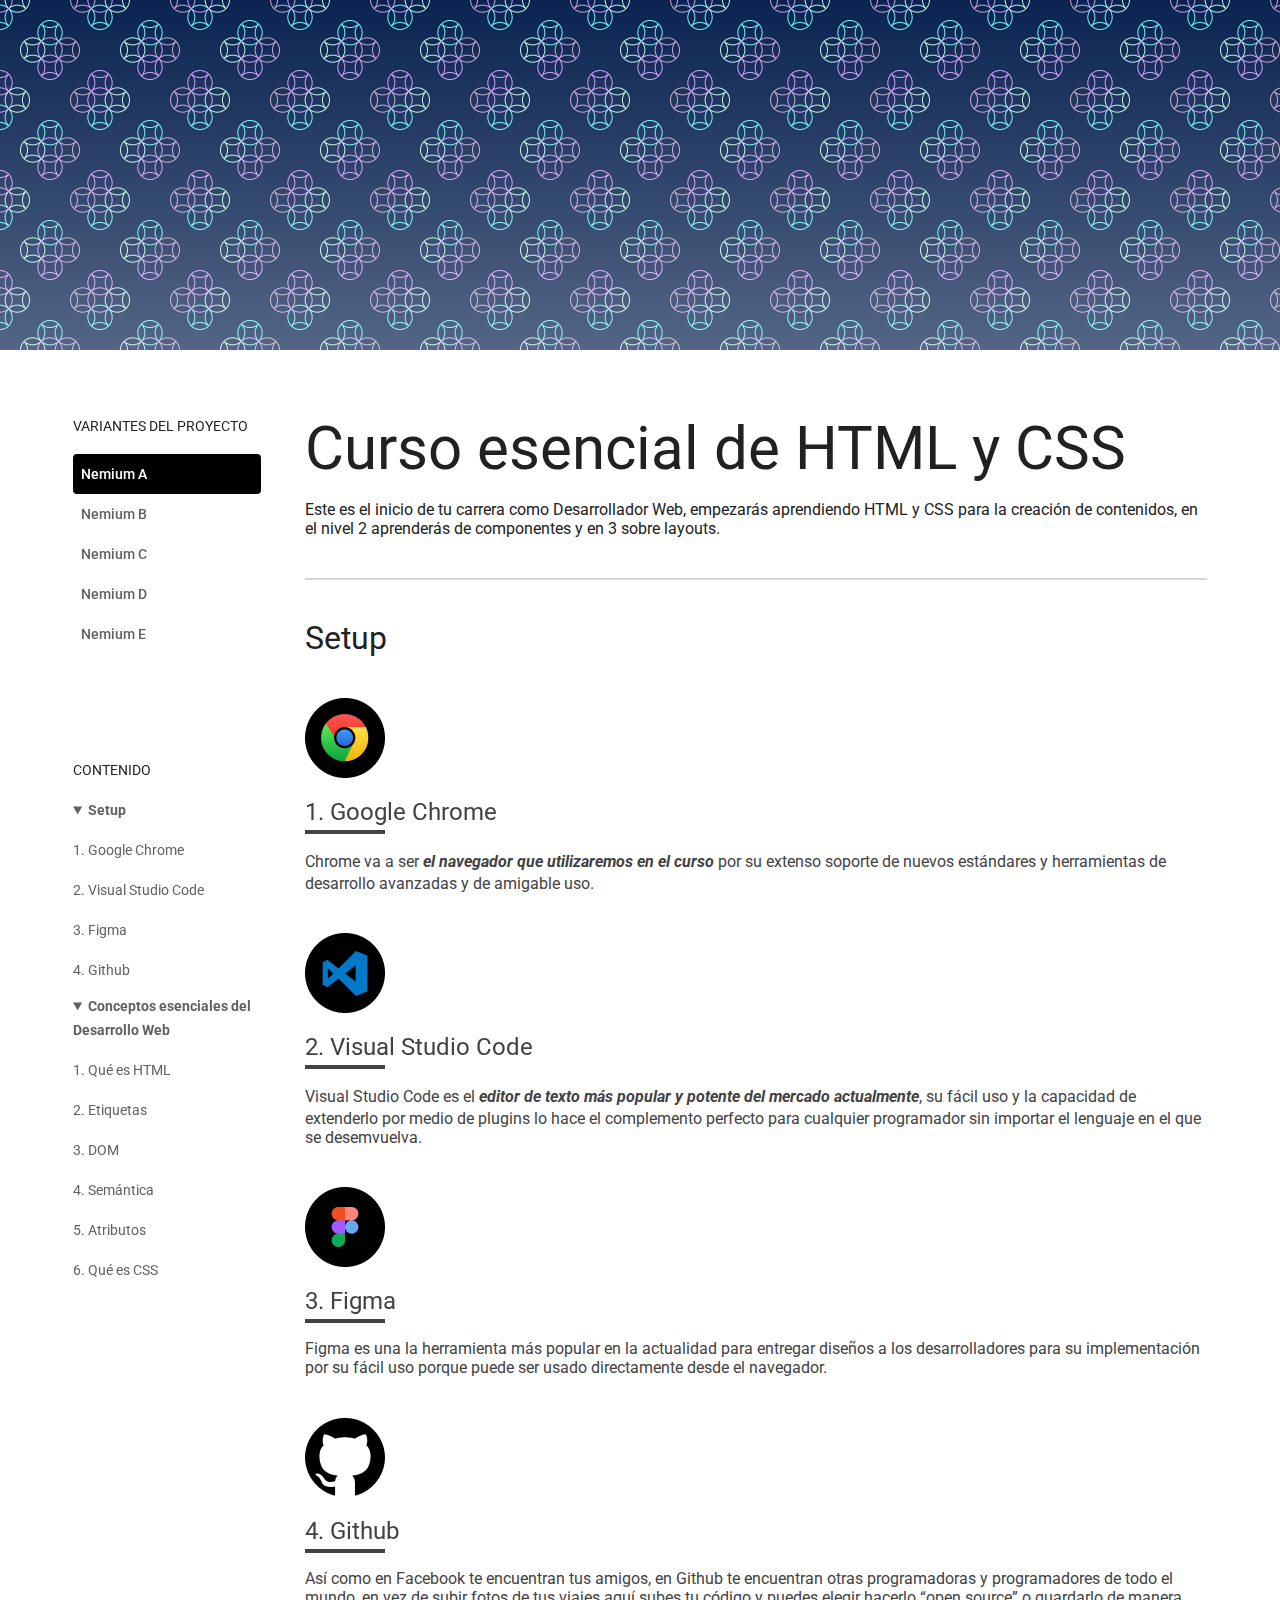
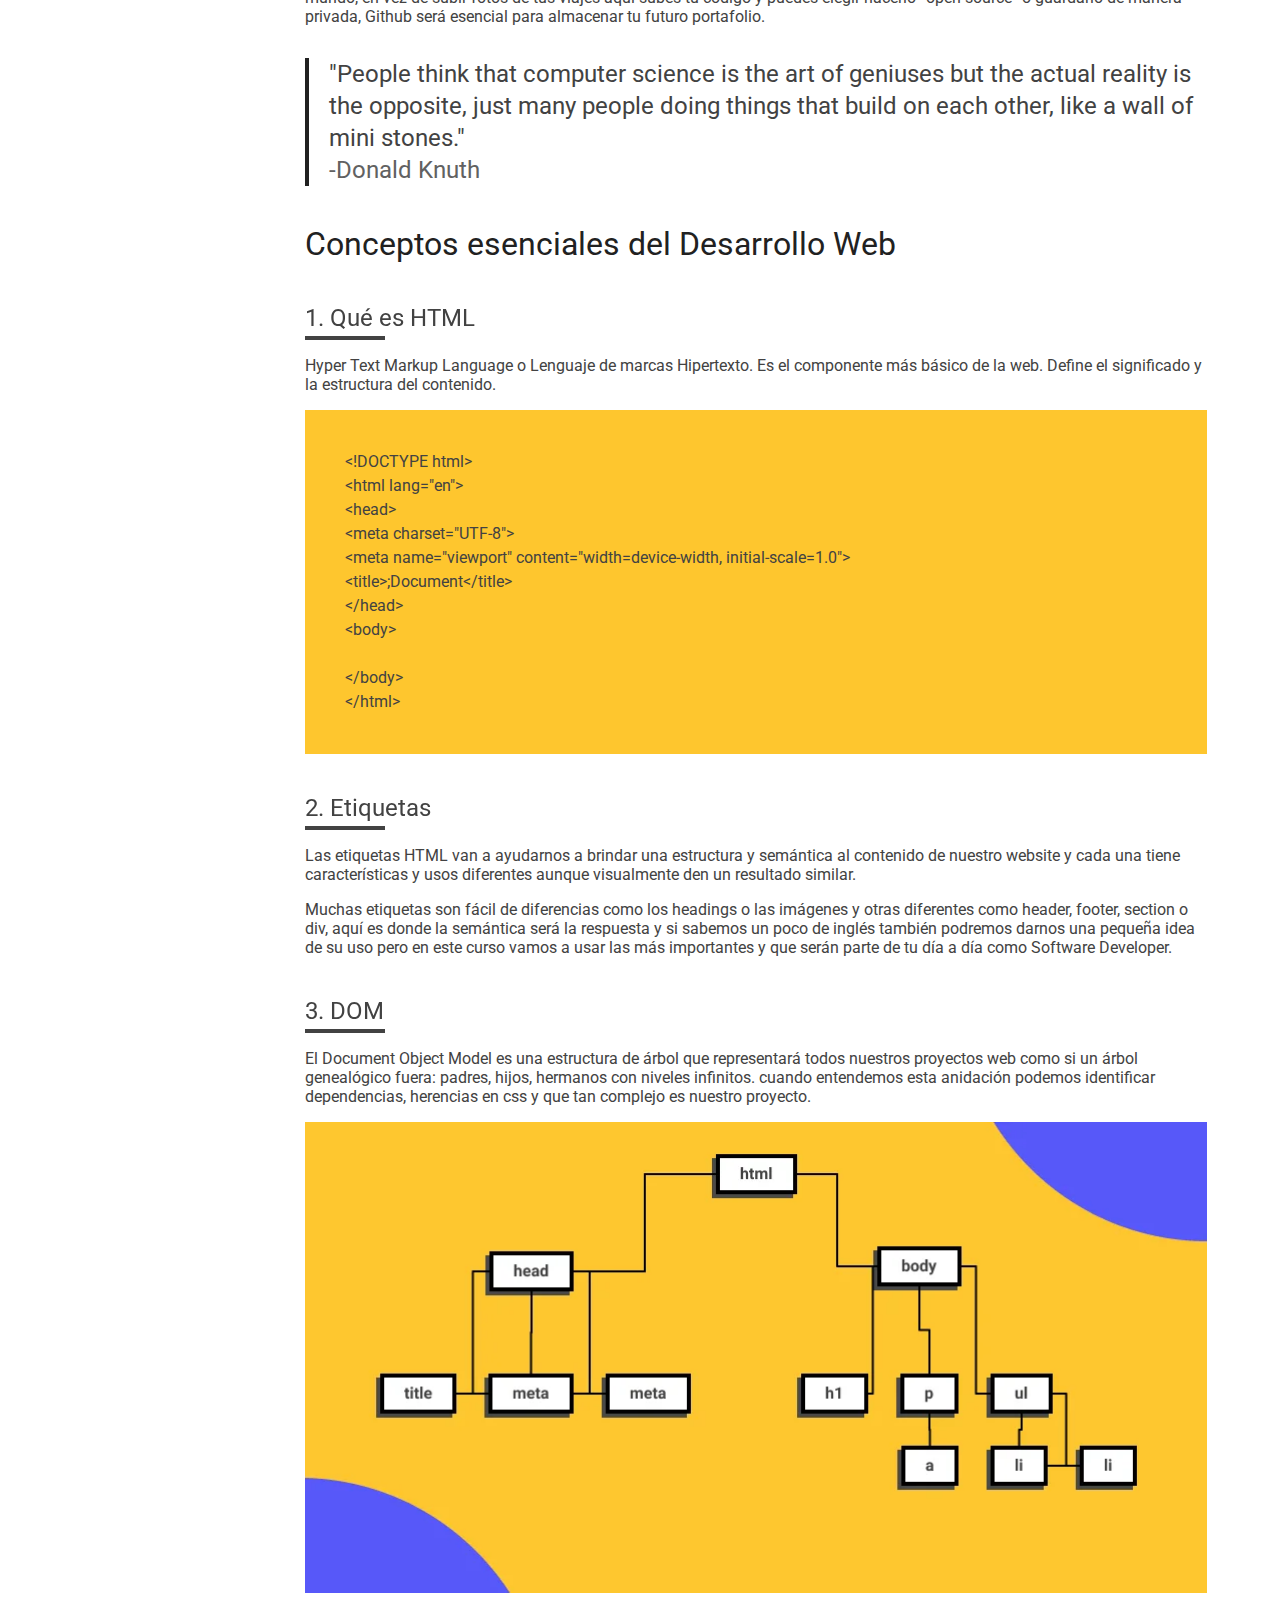
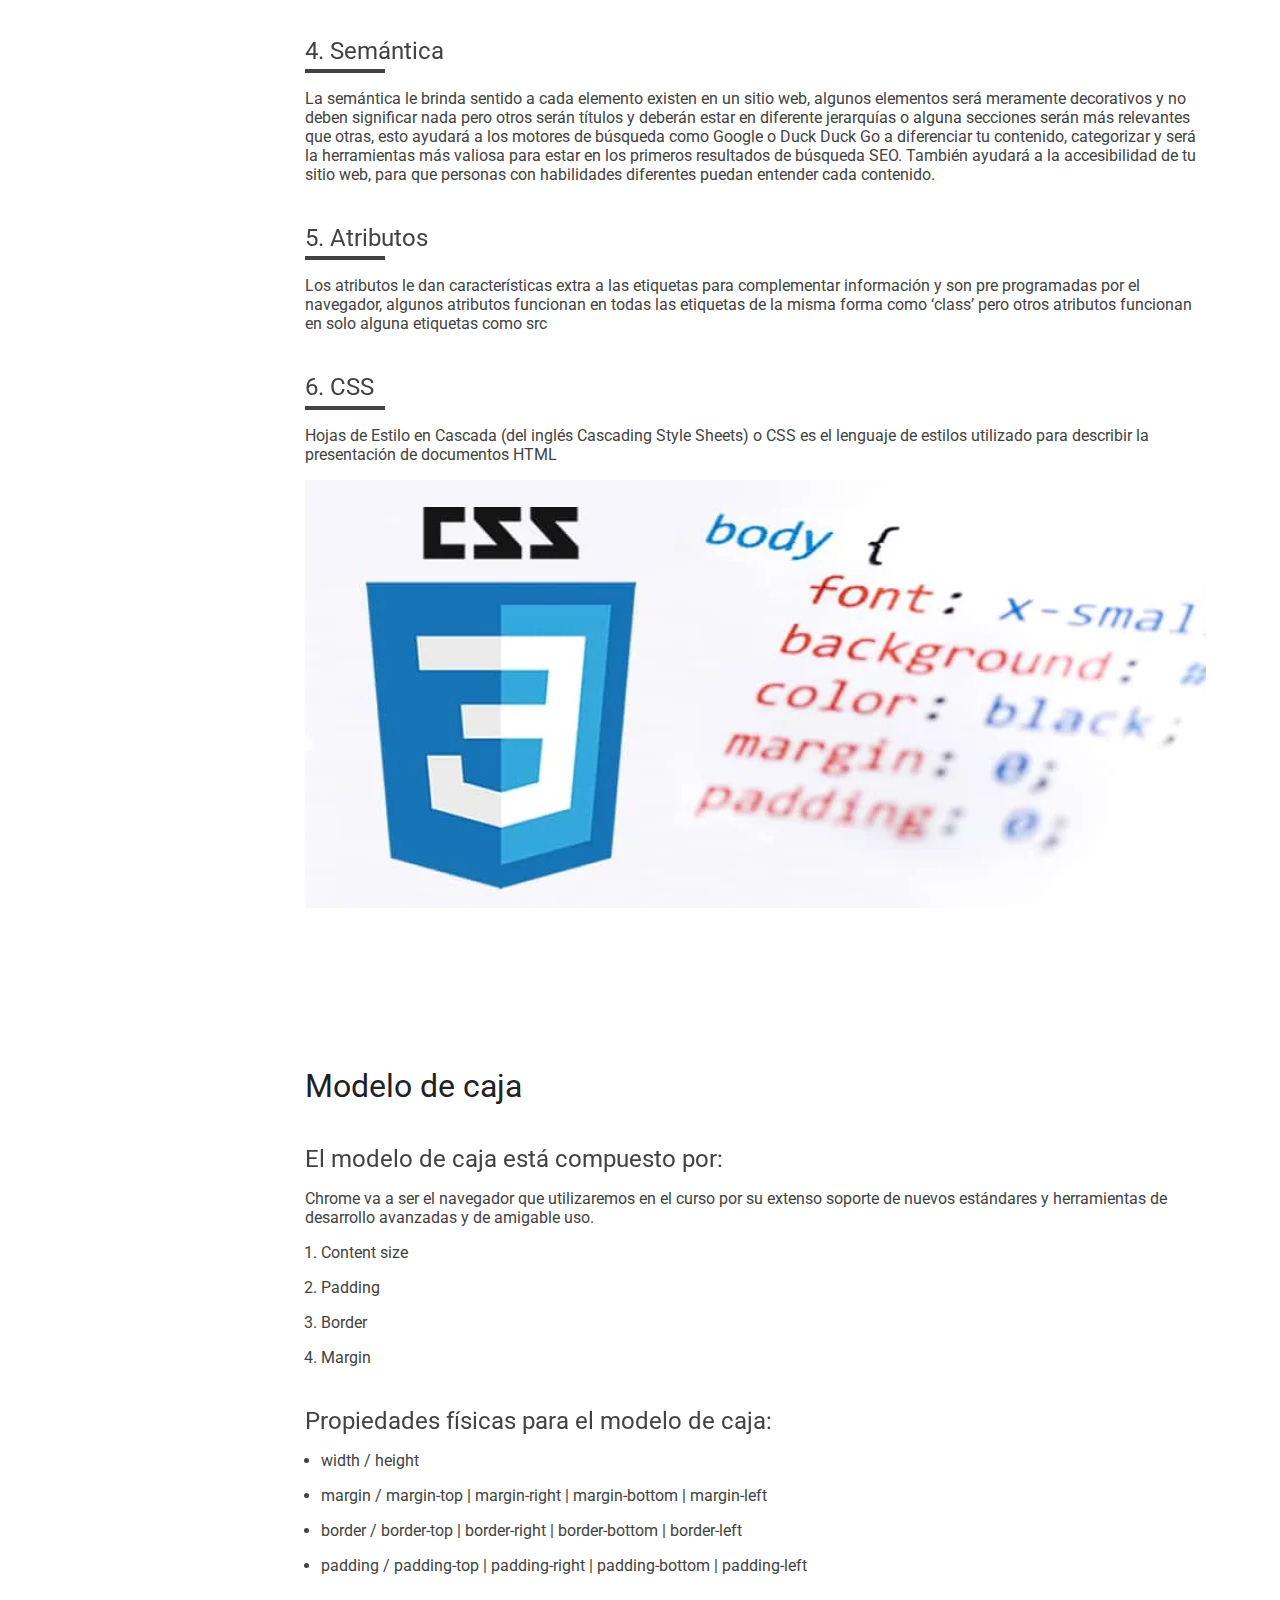
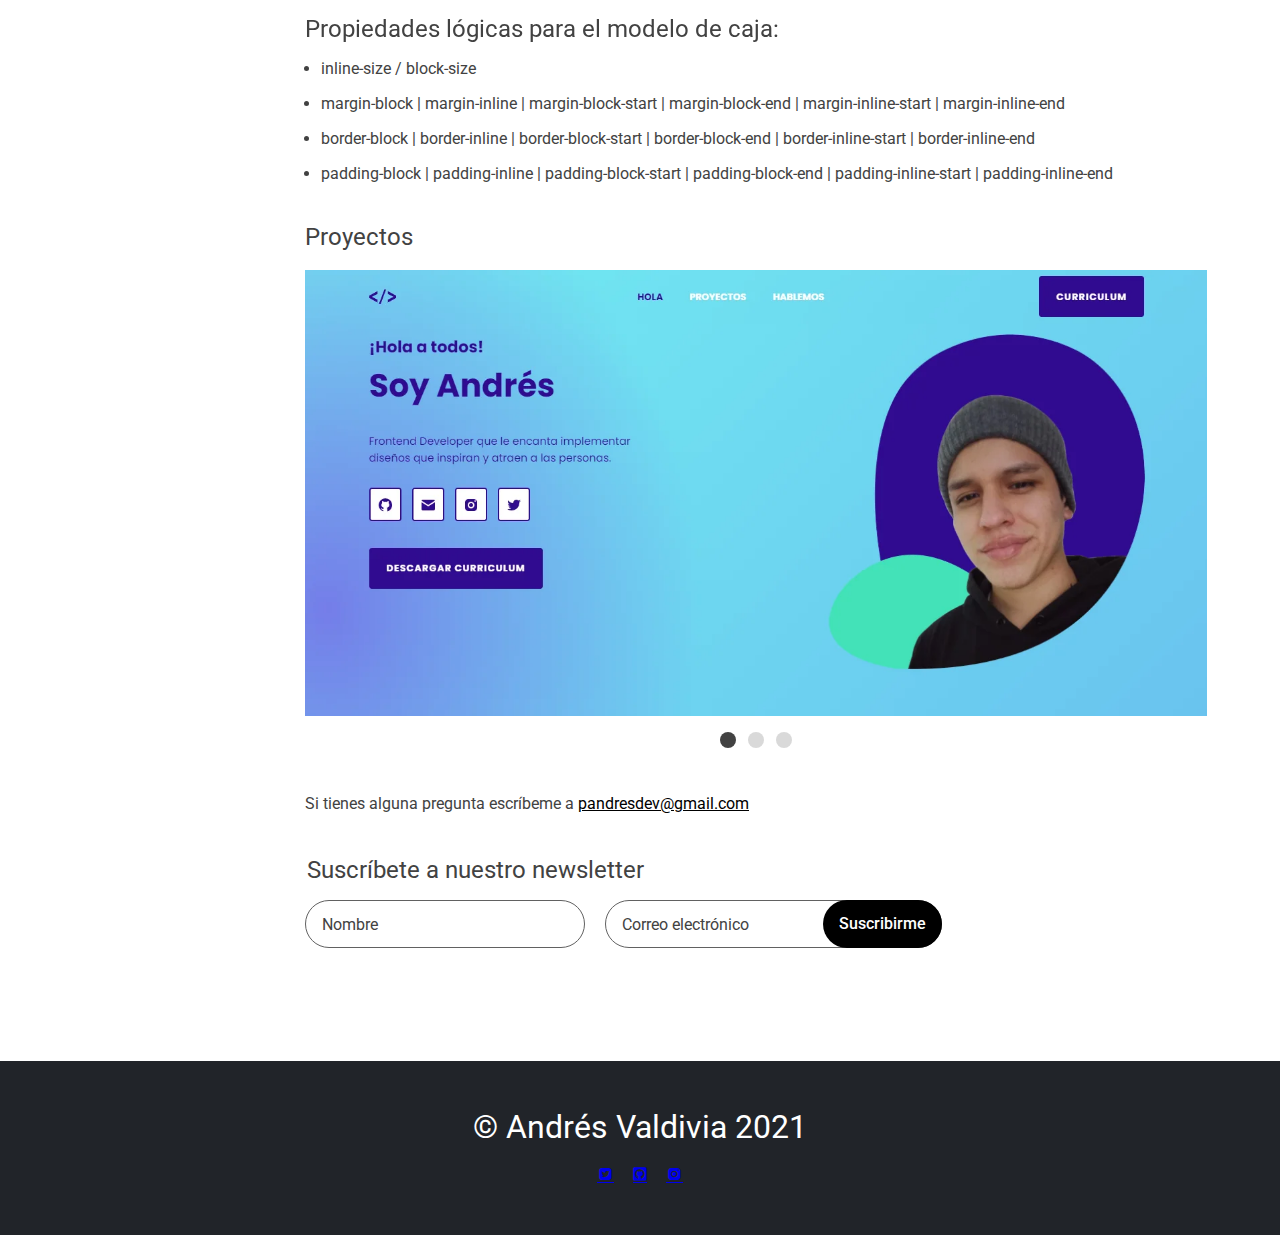
<file: index.html>
<!DOCTYPE html>
<html lang="es">
	<head>
		<meta charset="UTF-8" />
		<meta http-equiv="X-UA-Compatible" content="IE=edge" />
		<meta name="viewport" content="width=device-width, initial-scale=1.0" />
		<link rel="preconnect" href="https://fonts.googleapis.com" />
		<link rel="preconnect" href="https://fonts.gstatic.com" />
		<link
			href="https://fonts.googleapis.com/css2?family=Roboto:ital,wght@0,400;0,500;0,700;1,700&display=swap"
			rel="stylesheet"
		/>
		<title>Nemium</title>
		<!-- Meta Tags -->
		<meta name="title" content="Nemium" />
		<meta name="author" content="Andres Valdivia Cuzcano" />
		<meta
			name="description"
			content="Los conceptos que debes saber en tu día a día como Frontend."
		/>

		<!-- Open Graph / Facebook -->
		<meta property="og:type" content="website" />
		<meta
			property="og:url"
			content="https://pandresvaldivia.github.io/Nemium/"
		/>
		<meta property="og:title" content="Nemium" />
		<meta
			property="og:description"
			content="Los conceptos que debes saber en tu día a día como Frontend."
		/>
		<meta
			property="og:image"
			content="https://pandresvaldivia.github.io/Nemium/images/thumbnail.png"
		/>

		<!-- Twitter -->
		<meta property="twitter:card" content="summary_large_image" />
		<meta
			property="twitter:url"
			content="https://pandresvaldivia.github.io/Nemium/"
		/>
		<meta property="twitter:title" content="Nemium" />
		<meta
			property="twitter:description"
			content="Los conceptos que debes saber en tu día a día como Frontend."
		/>
		<meta
			property="twitter:image"
			content="https://pandresvaldivia.github.io/Nemium/images/thumbnail.png"
		/>

		<!-- Favicon -->
		<link
			rel="apple-touch-icon"
			sizes="57x57"
			href="./icons/favicon/apple-icon-57x57.png"
		/>
		<link
			rel="apple-touch-icon"
			sizes="60x60"
			href="./icons/favicon/apple-icon-60x60.png"
		/>
		<link
			rel="apple-touch-icon"
			sizes="72x72"
			href="./icons/favicon/apple-icon-72x72.png"
		/>
		<link
			rel="apple-touch-icon"
			sizes="76x76"
			href="./icons/favicon/apple-icon-76x76.png"
		/>
		<link
			rel="apple-touch-icon"
			sizes="114x114"
			href="./icons/favicon/apple-icon-114x114.png"
		/>
		<link
			rel="apple-touch-icon"
			sizes="120x120"
			href="./icons/favicon/apple-icon-120x120.png"
		/>
		<link
			rel="apple-touch-icon"
			sizes="144x144"
			href="./icons/favicon/apple-icon-144x144.png"
		/>
		<link
			rel="apple-touch-icon"
			sizes="152x152"
			href="./icons/favicon/apple-icon-152x152.png"
		/>
		<link
			rel="apple-touch-icon"
			sizes="180x180"
			href="./icons/favicon/apple-icon-180x180.png"
		/>
		<link
			rel="icon"
			type="image/png"
			sizes="192x192"
			href="./icons/favicon/android-icon-192x192.png"
		/>
		<link
			rel="icon"
			type="image/png"
			sizes="32x32"
			href="./icons/favicon/favicon-32x32.png"
		/>
		<link
			rel="icon"
			type="image/png"
			sizes="96x96"
			href="./icons/favicon/favicon-96x96.png"
		/>
		<link
			rel="icon"
			type="image/png"
			sizes="16x16"
			href="./icons/favicon/favicon-16x16.png"
		/>
		<link rel="manifest" href="./icons/favicon/manifest.json" />
		<meta name="msapplication-TileColor" content="#ffffff" />
		<meta name="msapplication-TileImage" content="/ms-icon-144x144.png" />
		<meta name="theme-color" content="#ffffff" />

		<!-- Styles -->
		<link rel="stylesheet" href="./css/icons.css" />
		<link rel="stylesheet" href="./css/header.css" />
		<link rel="stylesheet" href="./css/menu.css" />
		<link rel="stylesheet" href="./css/nemiumA/main.css" />
		<link rel="stylesheet" href="./css/nemiumA/button.css" />
		<link rel="stylesheet" href="./css/nemiumA/wrapper.css" />
		<link rel="stylesheet" href="./css/nemiumA/hero.css" />
		<link rel="stylesheet" href="./css/nemiumA/summary.css" />
		<link rel="stylesheet" href="./css/nemiumA/nav.css" />
		<link rel="stylesheet" href="./css/nemiumA/section.css" />
		<link rel="stylesheet" href="./css/nemiumA/subtitle.css" />
		<link rel="stylesheet" href="./css/nemiumA/quote.css" />
		<link rel="stylesheet" href="./css/nemiumA/list.css" />
		<link rel="stylesheet" href="./css/nemiumA/slider.css" />
		<link rel="stylesheet" href="./css/nemiumA/form.css" />
		<link rel="stylesheet" href="./css/nemiumA/footer.css" />
	</head>
	<body class="body">
		<div class="hero"></div>
		<div class="wrapper">
			<div class="header">
				<div class="header-content">
					<header>
						<nav class="nav">
							<div class="nav-section">
								<p class="nav-title">VARIANTES DEL PROYECTO</p>
								<ul class="variantsMenu">
									<li>
										<a class="variantBtn-selected" href="./index.html"
											>Nemium A</a
										>
									</li>
									<li>
										<a class="variantBtn" href="./variants/nemiumB.html"
											>Nemium B</a
										>
									</li>
									<li>
										<a class="variantBtn" href="./variants/nemiumC.html"
											>Nemium C</a
										>
									</li>
									<li>
										<a class="variantBtn" href="./variants/nemiumD.html"
											>Nemium D</a
										>
									</li>
									<li>
										<a class="variantBtn" href="./variants/nemiumE.html"
											>Nemium E</a
										>
									</li>
								</ul>
							</div>
							<div class="summary">
								<p class="nav-title">CONTENIDO</p>
								<details class="summary-content" open>
									<summary class="summary-title">Setup</summary>
									<div class="summary-links">
										<a href="#google-chrome">Google Chrome</a>
										<a href="#vs-code">Visual Studio Code</a>
										<a href="#figma">Figma</a>
										<a href="#github">Github</a>
									</div>
								</details>
								<details class="summary-content" open>
									<summary class="summary-title">
										Conceptos esenciales del Desarrollo Web
									</summary>
									<div class="summary-links">
										<a href="#whatHTML">Qué es HTML</a>
										<a href="#labels">Etiquetas</a>
										<a href="#dom">DOM</a>
										<a href="#semantic">Semántica</a>
										<a href="#attributes">Atributos</a>
										<a href="#whatCSS">Qué es CSS</a>
									</div>
								</details>
							</div>
						</nav>
					</header>
				</div>
			</div>
			<main class="main">
				<section>
					<h1 class="headline1">Curso esencial de HTML y CSS</h1>
					<p>
						Este es el inicio de tu carrera como Desarrollador Web, empezarás
						aprendiendo HTML y CSS para la creación de contenidos, en el nivel 2
						aprenderás de componentes y en 3 sobre layouts.
					</p>
				</section>
				<hr class="separator" />
				<section class="section-number">
					<h2 class="headline2">Setup</h2>
					<article class="section-content">
						<img
							class="tech-icon"
							id="google-chrome"
							src="./images/google_chrome.png"
							alt="Google Chrome icon"
							height="64"
							width="64"
						/>
						<h3 class="subtitle-underlined">Google Chrome</h3>
						<p>
							Chrome va a ser
							<span class="outstandText"
								>el navegador que utilizaremos en el curso</span
							>
							por su extenso soporte de nuevos estándares y herramientas de
							desarrollo avanzadas y de amigable uso.
						</p>
					</article>
					<article class="section-content">
						<img
							class="tech-icon"
							id="vs-code"
							src="./images/vs_code.png"
							alt="Visual Studio Code icon"
							height="64"
							width="64"
						/>
						<h3 class="subtitle-underlined">Visual Studio Code</h3>
						<p>
							Visual Studio Code es el
							<span class="outstandText"
								>editor de texto más popular y potente del mercado
								actualmente</span
							>, su fácil uso y la capacidad de extenderlo por medio de plugins
							lo hace el complemento perfecto para cualquier programador sin
							importar el lenguaje en el que se desemvuelva.
						</p>
					</article>
					<article class="section-content">
						<img
							class="tech-icon"
							id="figma"
							src="./images/figma.png"
							alt="Figma icon"
							height="64"
							width="64"
						/>
						<h3 class="subtitle-underlined">Figma</h3>
						<p>
							Figma es una la herramienta más popular en la actualidad para
							entregar diseños a los desarrolladores para su implementación por
							su fácil uso porque puede ser usado directamente desde el
							navegador.
						</p>
					</article>
					<article class="section-content">
						<img
							class="tech-icon"
							id="github"
							src="./images/github.png"
							alt="Github icon"
							height="64"
							width="64"
						/>
						<h3 class="subtitle-underlined">Github</h3>
						<p>
							Así como en Facebook te encuentran tus amigos, en Github te
							encuentran otras programadoras y programadores de todo el mundo,
							en vez de subir fotos de tus viajes aquí subes tu código y puedes
							elegir hacerlo “open source” o guardarlo de manera privada, Github
							será esencial para almacenar tu futuro portafolio.
						</p>
					</article>
					<blockquote class="quote">
						<p>
							"People think that computer science is the art of geniuses but the
							actual reality is the opposite, just many people doing things that
							build on each other, like a wall of mini stones."
						</p>
						<p class="quote-author">-Donald Knuth</p>
					</blockquote>
				</section>
				<section class="section-number">
					<h2 class="headline2">Conceptos esenciales del Desarrollo Web</h2>
					<article id="whatHTML" class="section-content">
						<h3 class="subtitle-underlined">Qué es HTML</h3>
						<p>
							Hyper Text Markup Language o Lenguaje de marcas Hipertexto. Es el
							componente más básico de la web. Define el significado y la
							estructura del contenido.
						</p>
						<pre class="code">
&lt;!DOCTYPE html&gt;
&lt;html lang="en"&gt;
&lt;head&gt;
&lt;meta charset="UTF-8"&gt;
&lt;meta name="viewport" content="width=device-width, initial-scale=1.0"&gt;
&lt;title&gt;;Document&lt;/title&gt;
&lt;/head&gt;
&lt;body&gt;

&lt;/body&gt;
&lt;/html&gt;</pre
						>
					</article>
					<article id="labels" class="section-content">
						<h3 class="subtitle-underlined">Etiquetas</h3>
						<p>
							Las etiquetas HTML van a ayudarnos a brindar una estructura y
							semántica al contenido de nuestro website y cada una tiene
							características y usos diferentes aunque visualmente den un
							resultado similar.
						</p>

						<p />
						<p>
							Muchas etiquetas son fácil de diferencias como los headings o las
							imágenes y otras diferentes como header, footer, section o div,
							aquí es donde la semántica será la respuesta y si sabemos un poco
							de inglés también podremos darnos una pequeña idea de su uso pero
							en este curso vamos a usar las más importantes y que serán parte
							de tu día a día como Software Developer.
						</p>
					</article>
					<article id="dom" class="section-content">
						<h3 class="subtitle-underlined">DOM</h3>
						<p>
							El Document Object Model es una estructura de árbol que
							representará todos nuestros proyectos web como si un árbol
							genealógico fuera: padres, hijos, hermanos con niveles infinitos.
							cuando entendemos esta anidación podemos identificar dependencias,
							herencias en css y que tan complejo es nuestro proyecto.
						</p>
						<img
							src="./images/dom.webp"
							class="section-image"
							height="171"
							width="328"
							alt="DOM tree structure"
						/>
					</article>
					<article id="semantic" class="section-content">
						<h3 class="subtitle-underlined">Semántica</h3>
						<p>
							La semántica le brinda sentido a cada elemento existen en un sitio
							web, algunos elementos será meramente decorativos y no deben
							significar nada pero otros serán títulos y deberán estar en
							diferente jerarquías o alguna secciones serán más relevantes que
							otras, esto ayudará a los motores de búsqueda como Google o Duck
							Duck Go a diferenciar tu contenido, categorizar y será la
							herramientas más valiosa para estar en los primeros resultados de
							búsqueda SEO. También ayudará a la accesibilidad de tu sitio web,
							para que personas con habilidades diferentes puedan entender cada
							contenido.
						</p>
					</article>
					<article id="attributes" class="section-content">
						<h3 class="subtitle-underlined">Atributos</h3>
						<p>
							Los atributos le dan características extra a las etiquetas para
							complementar información y son pre programadas por el navegador,
							algunos atributos funcionan en todas las etiquetas de la misma
							forma como ‘class’ pero otros atributos funcionan en solo alguna
							etiquetas como src
						</p>
					</article>
					<article id="whatCSS" class="section-content">
						<h3 class="subtitle-underlined">CSS</h3>
						<p>
							Hojas de Estilo en Cascada (del inglés Cascading Style Sheets) o
							CSS es el lenguaje de estilos utilizado para describir la
							presentación de documentos HTML
						</p>
						<img
							src="./images/css.webp"
							class="section-image"
							height="164"
							width="328"
							alt="CSS image"
						/>
					</article>
				</section>
				<section class="section">
					<h2 class="headline2">Modelo de caja</h2>
					<article class="section-content">
						<h3 class="subtitle">El modelo de caja está compuesto por:</h3>
						<p>
							Chrome va a ser el navegador que utilizaremos en el curso por su
							extenso soporte de nuevos estándares y herramientas de desarrollo
							avanzadas y de amigable uso.
						</p>
						<ol class="list">
							<li>Content size</li>
							<li>Padding</li>
							<li>Border</li>
							<li>Margin</li>
						</ol>
					</article>
					<article class="section-content">
						<h3 class="subtitle">
							Propiedades físicas para el modelo de caja:
						</h3>
						<ul class="list">
							<li>width / height</li>
							<li>
								margin / margin-top | margin-right | margin-bottom | margin-left
							</li>
							<li>
								border / border-top | border-right | border-bottom | border-left
							</li>
							<li>
								padding / padding-top | padding-right | padding-bottom |
								padding-left
							</li>
						</ul>
					</article>
					<article class="section-content">
						<h3 class="subtitle">
							Propiedades lógicas para el modelo de caja:
						</h3>
						<ul class="list">
							<li>inline-size / block-size</li>
							<li>
								margin-block | margin-inline | margin-block-start |
								margin-block-end | margin-inline-start | margin-inline-end
							</li>
							<li>
								border-block | border-inline | border-block-start |
								border-block-end | border-inline-start | border-inline-end
							</li>
							<li>
								padding-block | padding-inline | padding-block-start |
								padding-block-end | padding-inline-start | padding-inline-end
							</li>
						</ul>
					</article>
					<div class="section-content">
						<h3 class="slider-title">Proyectos</h3>
						<div class="slider">
							<div class="slider-container">
								<div id="picture1" class="slider-slide">
									<a
										href="https://pandresvaldivia.github.io/Portafolio-de-Andres/"
										target="_blank"
										rel="noreferrer"
										aria-label="Proyecto Portafolio de Andres"
									>
										<img
											class="slider-image"
											src="./images/portfolio.webp"
											alt="Proyecto Portafolio de Andres"
											height="162.172"
											width="328"
											data-bullet="bullet1"
										/>
									</a>
								</div>
								<div id="picture2" class="slider-slide">
									<a
										href="https://pandresvaldivia.github.io/Climacity/"
										target="_blank"
										rel="noreferrer"
										aria-label="Proyecto Climacity"
									>
										<img
											class="slider-image"
											src="./images/climacity.webp"
											alt="Proyecto Climacity"
											height="162.172"
											width="328"
											data-bullet="bullet2"
										/>
									</a>
								</div>
								<div id="picture3" class="slider-slide">
									<a
										href="https://pandresvaldivia.github.io/Clist-CRM/index.html"
										target="_blank"
										rel="noreferrer"
										aria-label="Proyecto Clist CRM"
									>
										<img
											class="slider-image"
											src="./images/clistcrm.webp"
											alt="Proyecto Clist CRM"
											height="162.172"
											width="328"
											data-bullet="bullet3"
										/>
									</a>
								</div>
							</div>
							<div class="slider-bulletList" aria-label="slider triggers">
								<a
									id="bullet1"
									href="#picture1"
									aria-label="Ver proyecto Portafolio de Andres"
									class="sliderBullet-selected"
								></a>
								<a
									id="bullet2"
									href="#picture2"
									aria-label="Ver proyecto Climacity"
									class="sliderBullet"
								></a>
								<a
									id="bullet3"
									href="#picture3"
									aria-label="Ver proyecto Clist CRM"
									class="sliderBullet"
								></a>
							</div>
						</div>
					</div>
				</section>
				<p class="moreInfo">
					Si tienes alguna pregunta escríbeme a
					<a href="mailto:pandresdev@gmail.com.com">pandresdev@gmail.com</a>
				</p>
				<div class="section-content">
					<form class="form" role="form" aria-labelledby="subscribe" action="#">
						<fieldset class="formContent">
							<legend class="formTitle" id="subscribe">
								Suscríbete a nuestro newsletter
							</legend>
							<input
								class="formInput"
								type="text"
								required
								placeholder="Nombre"
							/>
							<div class="formSubmit-composite">
								<input
									class="formInput"
									type="email"
									required
									placeholder="Correo electrónico"
								/>
								<input class="formSubmit" type="submit" value="Suscribirme" />
							</div>
						</fieldset>
					</form>
				</div>
			</main>
		</div>
		<footer class="footer">
			<div class="footer-content">
				<p class="footer-copyright">&copy; Andrés Valdivia 2021</p>
				<div class="footer-links" aria-label="Social networks">
					<a
						href="https://twitter.com/PandresDev"
						target="_blank"
						rel="noreferrer"
						aria-label="twitter"
						><i class="icon-twitter"></i
					></a>
					<a
						href="https://github.com/pandresvaldivia"
						target="_blank"
						rel="noreferrer"
						aria-label="github"
						><i class="icon-github"></i
					></a>
					<a
						href="https://www.instagram.com/pandresvaldivia"
						target="_blank"
						rel="noreferrer"
						aria-label="instagram"
						><i class="icon-instagram"></i
					></a>
				</div>
			</div>
		</footer>
		<script src="./js/slider.js"></script>
	</body>
</html>
</file>
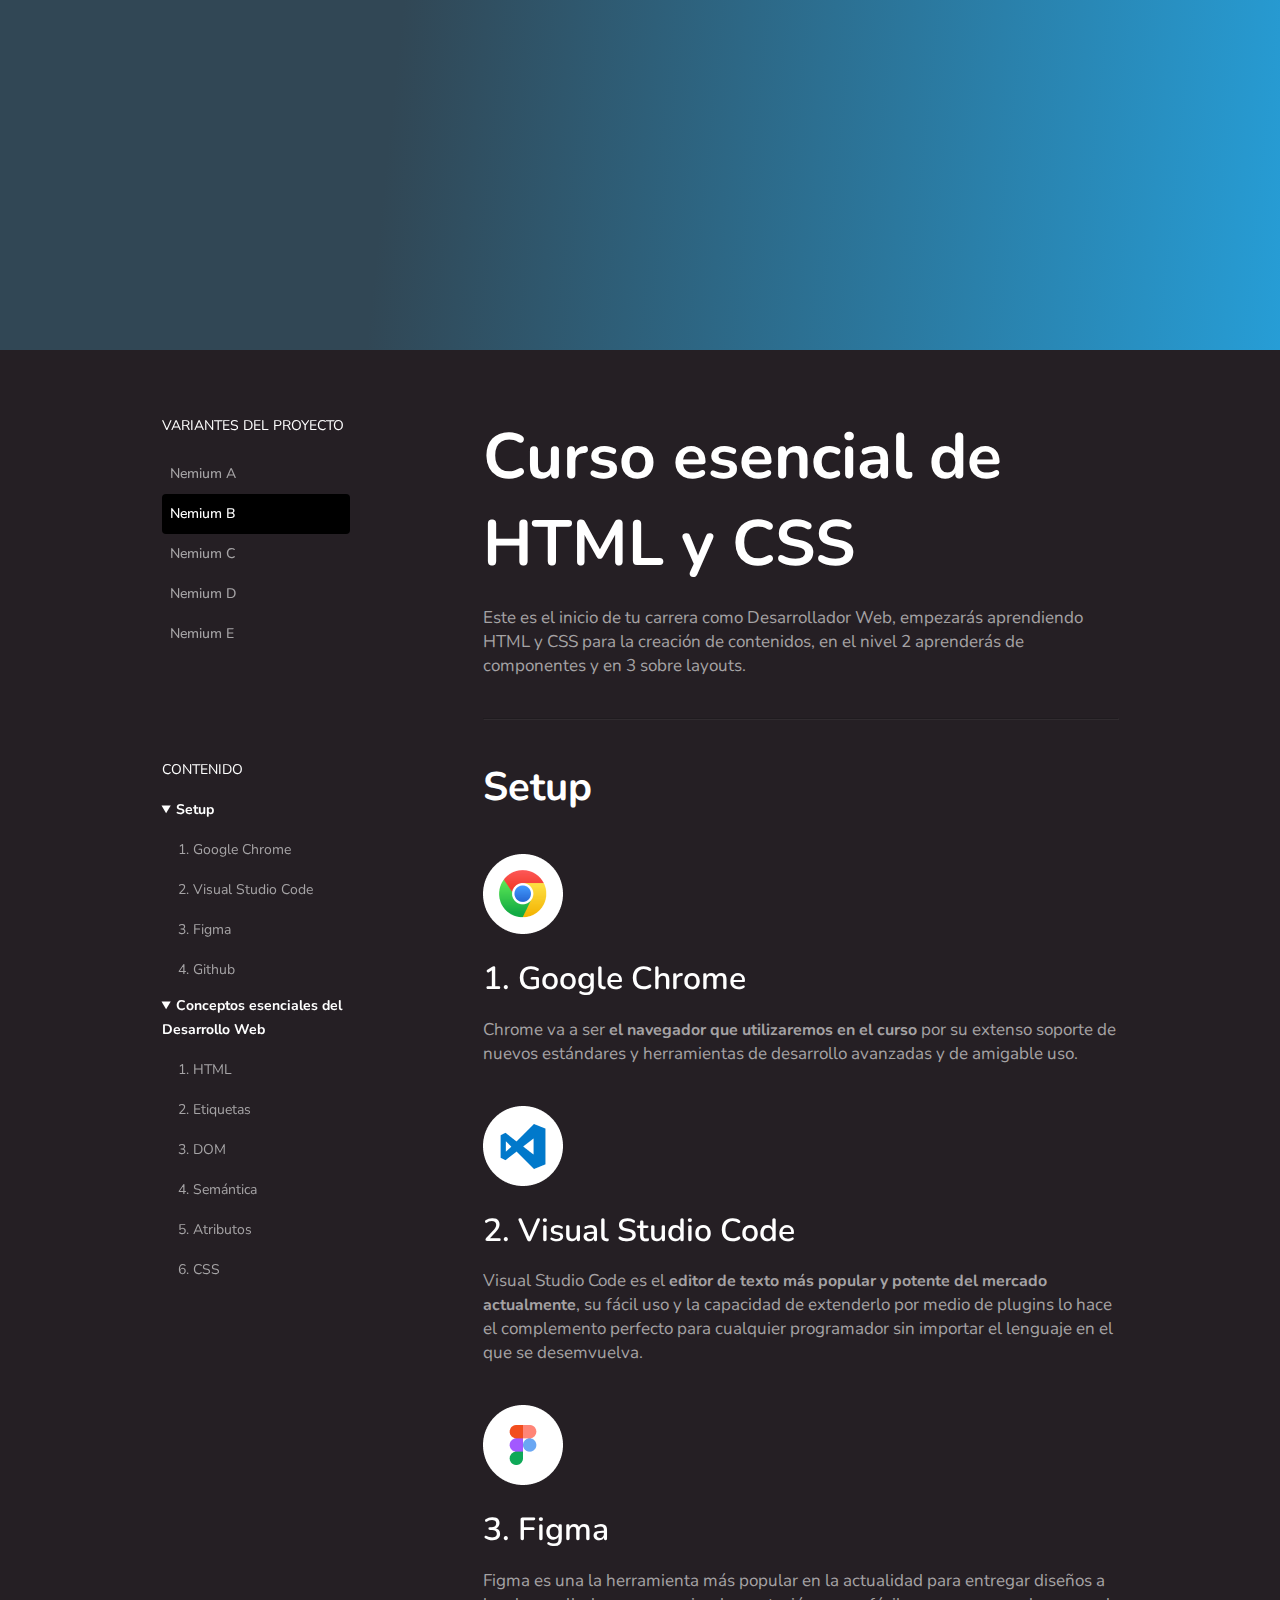
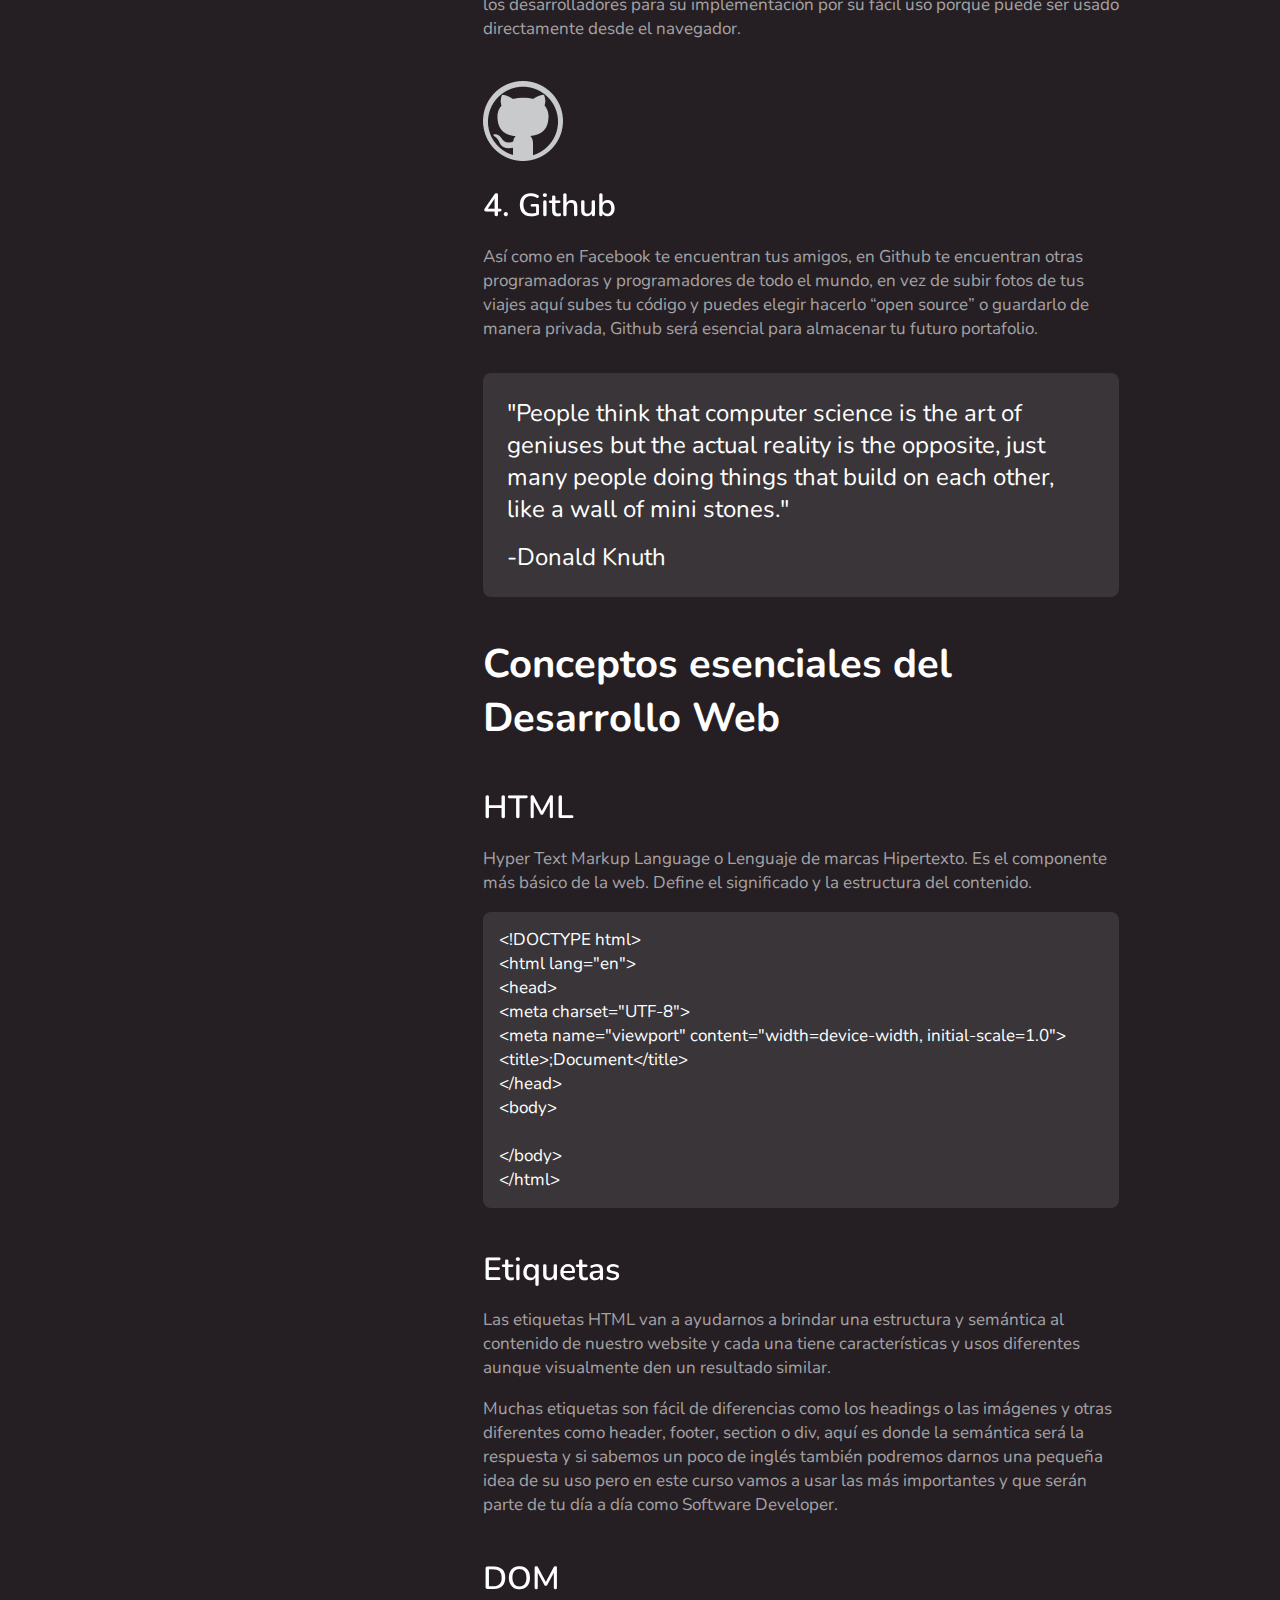
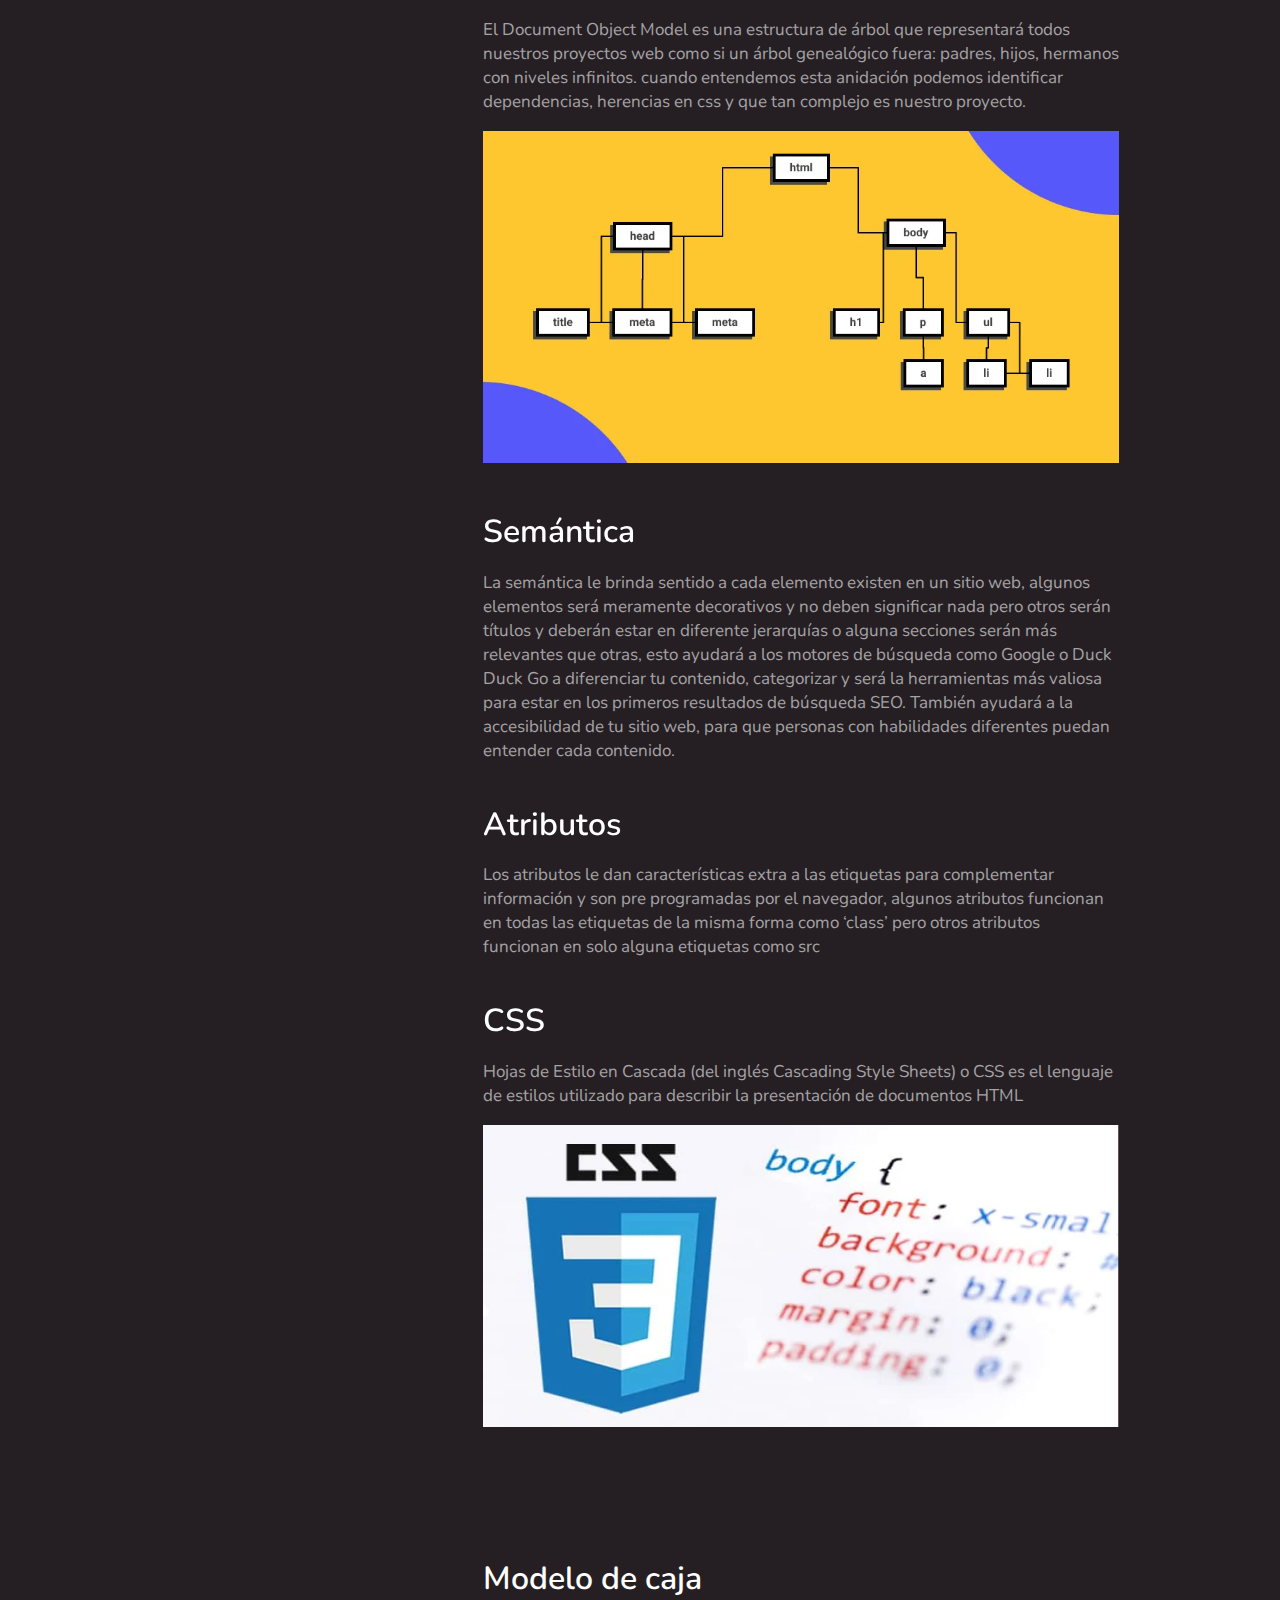
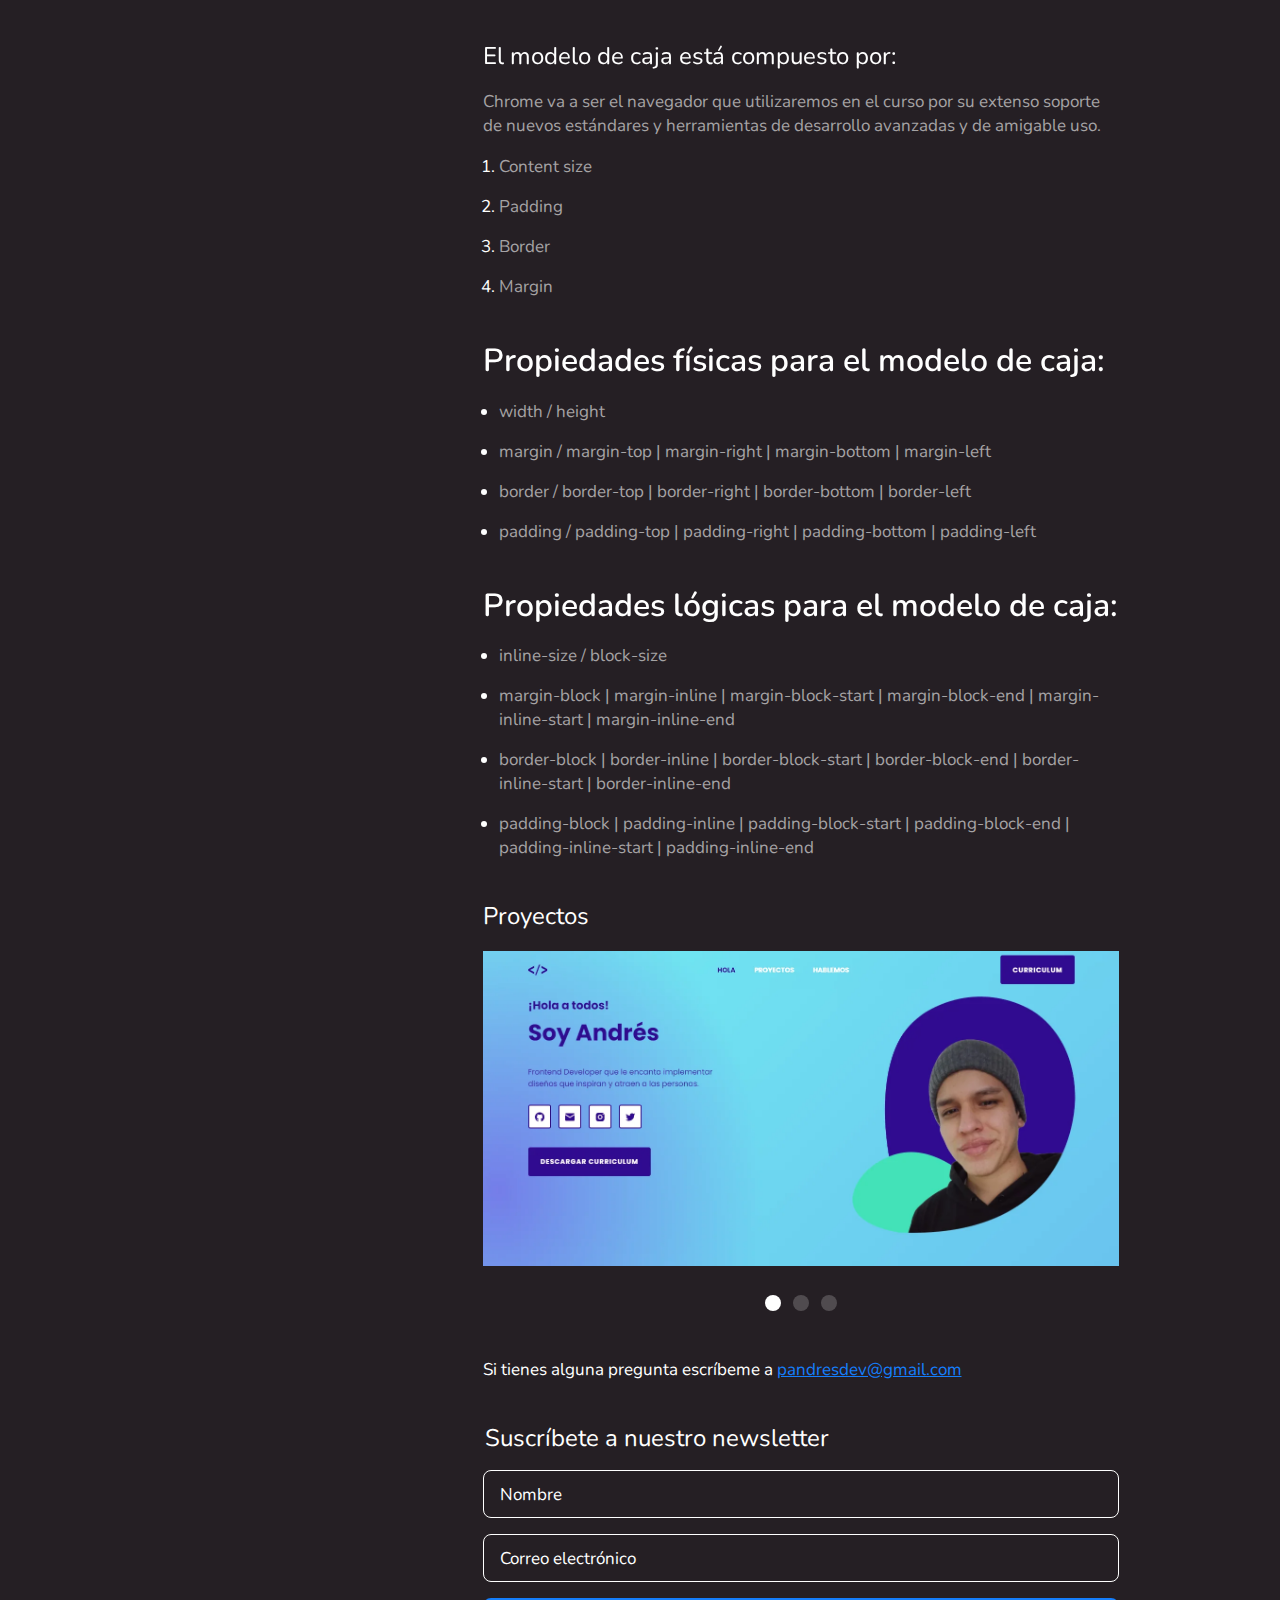
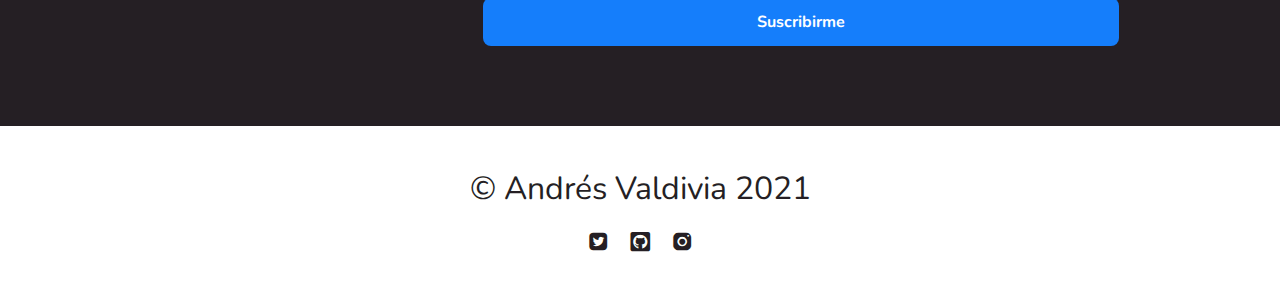
<file: variants/nemiumB.html>
<!DOCTYPE html>
<html lang="es">
	<head>
		<meta charset="UTF-8" />
		<meta http-equiv="X-UA-Compatible" content="IE=edge" />
		<meta name="viewport" content="width=device-width, initial-scale=1.0" />
		<link rel="preconnect" href="https://fonts.googleapis.com" />
		<link rel="preconnect" href="https://fonts.gstatic.com" crossorigin />
		<link
			href="https://fonts.googleapis.com/css2?family=Nunito:ital,wght@0,400;0,600;0,700;1,700&display=swap"
			rel="stylesheet"
		/>
		<title>Nemium</title>
		<!-- Meta Tags -->
		<meta name="title" content="Nemium" />
		<meta name="author" content="Andres Valdivia Cuzcano" />
		<meta
			name="description"
			content="Los conceptos que debes saber en tu día a día como Frontend."
		/>

		<!-- Open Graph / Facebook -->
		<meta property="og:type" content="website" />
		<meta
			property="og:url"
			content="https://pandresvaldivia.github.io/Nemium/variants/nemiumB.html"
		/>
		<meta property="og:title" content="Nemium" />
		<meta
			property="og:description"
			content="Los conceptos que debes saber en tu día a día como Frontend."
		/>
		<meta
			property="og:image"
			content="https://pandresvaldivia.github.io/Nemium/images/thumbnailB.png"
		/>

		<!-- Twitter -->
		<meta property="twitter:card" content="summary_large_image" />
		<meta
			property="twitter:url"
			content="https://pandresvaldivia.github.io/Nemium/variants/nemiumB.html"
		/>
		<meta property="twitter:title" content="Nemium" />
		<meta
			property="twitter:description"
			content="Los conceptos que debes saber en tu día a día como Frontend."
		/>
		<meta
			property="twitter:image"
			content="https://pandresvaldivia.github.io/Nemium/images/thumbnailB.png"
		/>

		<!-- Favicon -->
		<link
			rel="apple-touch-icon"
			sizes="57x57"
			href="../icons/favicon/apple-icon-57x57.png"
		/>
		<link
			rel="apple-touch-icon"
			sizes="60x60"
			href="../icons/favicon/apple-icon-60x60.png"
		/>
		<link
			rel="apple-touch-icon"
			sizes="72x72"
			href="../icons/favicon/apple-icon-72x72.png"
		/>
		<link
			rel="apple-touch-icon"
			sizes="76x76"
			href="../icons/favicon/apple-icon-76x76.png"
		/>
		<link
			rel="apple-touch-icon"
			sizes="114x114"
			href="../icons/favicon/apple-icon-114x114.png"
		/>
		<link
			rel="apple-touch-icon"
			sizes="120x120"
			href="../icons/favicon/apple-icon-120x120.png"
		/>
		<link
			rel="apple-touch-icon"
			sizes="144x144"
			href="../icons/favicon/apple-icon-144x144.png"
		/>
		<link
			rel="apple-touch-icon"
			sizes="152x152"
			href="../icons/favicon/apple-icon-152x152.png"
		/>
		<link
			rel="apple-touch-icon"
			sizes="180x180"
			href="../icons/favicon/apple-icon-180x180.png"
		/>
		<link
			rel="icon"
			type="image/png"
			sizes="192x192"
			href="../icons/favicon/android-icon-192x192.png"
		/>
		<link
			rel="icon"
			type="image/png"
			sizes="32x32"
			href="../icons/favicon/favicon-32x32.png"
		/>
		<link
			rel="icon"
			type="image/png"
			sizes="96x96"
			href="../icons/favicon/favicon-96x96.png"
		/>
		<link
			rel="icon"
			type="image/png"
			sizes="16x16"
			href="../icons/favicon/favicon-16x16.png"
		/>
		<link rel="manifest" href="../icons/favicon/manifest.json" />
		<meta name="msapplication-TileColor" content="#ffffff" />
		<meta name="msapplication-TileImage" content="/ms-icon-144x144.png" />
		<meta name="theme-color" content="#ffffff" />

		<!-- Styles -->
		<link rel="stylesheet" href="../css/icons.css" />
		<link rel="stylesheet" href="../css/header.css" />
		<link rel="stylesheet" href="../css/menu.css" />
		<link rel="stylesheet" href="../css/nemiumB/main.css" />
		<link rel="stylesheet" href="../css/nemiumB/wrapper.css" />
		<link rel="stylesheet" href="../css/nemiumB/button.css" />
		<link rel="stylesheet" href="../css/nemiumB/hero.css" />
		<link rel="stylesheet" href="../css/nemiumB/summary.css" />
		<link rel="stylesheet" href="../css/nemiumB/nav.css" />
		<link rel="stylesheet" href="../css/nemiumB/section.css" />
		<link rel="stylesheet" href="../css/nemiumB/subtitle.css" />
		<link rel="stylesheet" href="../css/nemiumB/quote.css" />
		<link rel="stylesheet" href="../css/nemiumB/list.css" />
		<link rel="stylesheet" href="../css/nemiumB/slider.css" />
		<link rel="stylesheet" href="../css/nemiumB/form.css" />
		<link rel="stylesheet" href="../css/nemiumB/footer.css" />
	</head>
	<body class="body">
		<div class="hero"></div>
		<div class="wrapper">
			<div class="header">
				<div class="header-content">
					<header>
						<nav class="nav">
							<div class="nav-section">
								<p class="nav-title">VARIANTES DEL PROYECTO</p>
								<ul class="variantsMenu">
									<li>
										<a class="variantBtn" href="../index.html">Nemium A</a>
									</li>
									<li>
										<a class="variantBtn-selected" href="./nemiumB.html"
											>Nemium B</a
										>
									</li>
									<li>
										<a class="variantBtn" href="./nemiumC.html">Nemium C</a>
									</li>
									<li>
										<a class="variantBtn" href="./nemiumD.html">Nemium D</a>
									</li>
									<li>
										<a class="variantBtn" href="./nemiumE.html">Nemium E</a>
									</li>
								</ul>
							</div>
							<div class="summary">
								<p class="nav-title">CONTENIDO</p>
								<details class="summary-content" open>
									<summary class="summary-title">Setup</summary>
									<div class="summary-links">
										<a href="#google-chrome">Google Chrome</a>
										<a href="#vs-code">Visual Studio Code</a>
										<a href="#figma">Figma</a>
										<a href="#github">Github</a>
									</div>
								</details>
								<details class="summary-content" open>
									<summary class="summary-title">
										Conceptos esenciales del Desarrollo Web
									</summary>
									<div class="summary-links">
										<a href="#html">HTML</a>
										<a href="#labels">Etiquetas</a>
										<a href="#dom">DOM</a>
										<a href="#semantic">Semántica</a>
										<a href="#attributes">Atributos</a>
										<a href="#css">CSS</a>
									</div>
								</details>
							</div>
						</nav>
					</header>
				</div>
			</div>
			<main class="main">
				<section>
					<h1 class="headline1">Curso esencial de HTML y CSS</h1>
					<p>
						Este es el inicio de tu carrera como Desarrollador Web, empezarás
						aprendiendo HTML y CSS para la creación de contenidos, en el nivel 2
						aprenderás de componentes y en 3 sobre layouts.
					</p>
				</section>
				<hr class="separator" />
				<section class="section-number">
					<h2 id="setup" class="headline2">Setup</h2>
					<article class="section-content">
						<img
							class="tech-icon"
							id="google-chrome"
							src="../images/google_chrome_white.png"
							alt="Google Chrome icon"
							height="64"
							width="64"
						/>
						<h3 class="subtitle-numbered">Google Chrome</h3>
						<p>
							Chrome va a ser
							<span class="outstandText"
								>el navegador que utilizaremos en el curso</span
							>
							por su extenso soporte de nuevos estándares y herramientas de
							desarrollo avanzadas y de amigable uso.
						</p>
					</article>
					<article class="section-content">
						<img
							class="tech-icon"
							id="vs-code"
							src="../images/vs_code_white.png"
							alt="Visual Studio Code icon"
							height="64"
							width="64"
						/>
						<h3 class="subtitle-numbered">Visual Studio Code</h3>
						<p>
							Visual Studio Code es el
							<span class="outstandText"
								>editor de texto más popular y potente del mercado
								actualmente</span
							>, su fácil uso y la capacidad de extenderlo por medio de plugins
							lo hace el complemento perfecto para cualquier programador sin
							importar el lenguaje en el que se desemvuelva.
						</p>
					</article>
					<article class="section-content">
						<img
							class="tech-icon"
							id="figma"
							src="../images/figma_white.png"
							alt="Figma icon"
							height="64"
							width="64"
						/>
						<h3 class="subtitle-numbered">Figma</h3>
						<p>
							Figma es una la herramienta más popular en la actualidad para
							entregar diseños a los desarrolladores para su implementación por
							su fácil uso porque puede ser usado directamente desde el
							navegador.
						</p>
					</article>
					<article class="section-content">
						<img
							class="tech-icon"
							id="github"
							src="../images/github_white.png"
							alt="Github icon"
							height="64"
							width="64"
						/>
						<h3 class="subtitle-numbered">Github</h3>
						<p>
							Así como en Facebook te encuentran tus amigos, en Github te
							encuentran otras programadoras y programadores de todo el mundo,
							en vez de subir fotos de tus viajes aquí subes tu código y puedes
							elegir hacerlo “open source” o guardarlo de manera privada, Github
							será esencial para almacenar tu futuro portafolio.
						</p>
					</article>
					<blockquote class="quote">
						<p>
							"People think that computer science is the art of geniuses but the
							actual reality is the opposite, just many people doing things that
							build on each other, like a wall of mini stones."
						</p>
						<p class="quote-author">-Donald Knuth</p>
					</blockquote>
				</section>
				<section class="section-number">
					<h2 id="conceptos-esenciales" class="headline2">
						Conceptos esenciales del Desarrollo Web
					</h2>
					<article id="html" class="section-content">
						<h3 class="subtitle">HTML</h3>
						<p>
							Hyper Text Markup Language o Lenguaje de marcas Hipertexto. Es el
							componente más básico de la web. Define el significado y la
							estructura del contenido.
						</p>
						<pre class="code">
&lt;!DOCTYPE html&gt;
&lt;html lang="en"&gt;
&lt;head&gt;
&lt;meta charset="UTF-8"&gt;
&lt;meta name="viewport" content="width=device-width, initial-scale=1.0"&gt;
&lt;title&gt;;Document&lt;/title&gt;
&lt;/head&gt;
&lt;body&gt;

&lt;/body&gt;
&lt;/html&gt;</pre
						>
					</article>
					<article id="labels" class="section-content">
						<h3 class="subtitle">Etiquetas</h3>
						<p>
							Las etiquetas HTML van a ayudarnos a brindar una estructura y
							semántica al contenido de nuestro website y cada una tiene
							características y usos diferentes aunque visualmente den un
							resultado similar.
						</p>

						<p />
						<p>
							Muchas etiquetas son fácil de diferencias como los headings o las
							imágenes y otras diferentes como header, footer, section o div,
							aquí es donde la semántica será la respuesta y si sabemos un poco
							de inglés también podremos darnos una pequeña idea de su uso pero
							en este curso vamos a usar las más importantes y que serán parte
							de tu día a día como Software Developer.
						</p>
					</article>
					<article id="dom" class="section-content">
						<h3 class="subtitle">DOM</h3>
						<p>
							El Document Object Model es una estructura de árbol que
							representará todos nuestros proyectos web como si un árbol
							genealógico fuera: padres, hijos, hermanos con niveles infinitos.
							cuando entendemos esta anidación podemos identificar dependencias,
							herencias en css y que tan complejo es nuestro proyecto.
						</p>
						<img
							src="../images/dom.webp"
							class="section-image"
							height="171"
							width="328"
							alt="DOM tree structure"
						/>
					</article>
					<article id="semantic" class="section-content">
						<h3 class="subtitle">Semántica</h3>
						<p>
							La semántica le brinda sentido a cada elemento existen en un sitio
							web, algunos elementos será meramente decorativos y no deben
							significar nada pero otros serán títulos y deberán estar en
							diferente jerarquías o alguna secciones serán más relevantes que
							otras, esto ayudará a los motores de búsqueda como Google o Duck
							Duck Go a diferenciar tu contenido, categorizar y será la
							herramientas más valiosa para estar en los primeros resultados de
							búsqueda SEO. También ayudará a la accesibilidad de tu sitio web,
							para que personas con habilidades diferentes puedan entender cada
							contenido.
						</p>
					</article>
					<article id="attributes" class="section-content">
						<h3 class="subtitle">Atributos</h3>
						<p>
							Los atributos le dan características extra a las etiquetas para
							complementar información y son pre programadas por el navegador,
							algunos atributos funcionan en todas las etiquetas de la misma
							forma como ‘class’ pero otros atributos funcionan en solo alguna
							etiquetas como src
						</p>
					</article>
					<article id="css" class="section-content">
						<h3 class="subtitle">CSS</h3>
						<p>
							Hojas de Estilo en Cascada (del inglés Cascading Style Sheets) o
							CSS es el lenguaje de estilos utilizado para describir la
							presentación de documentos HTML
						</p>
						<img
							src="../images/css.webp"
							class="section-image"
							height="164"
							width="328"
							alt="CSS image"
						/>
					</article>
				</section>
				<section class="section">
					<h2 class="headline2">Modelo de caja</h2>
					<article class="section-content">
						<h3 class="subtitle">El modelo de caja está compuesto por:</h3>
						<p>
							Chrome va a ser el navegador que utilizaremos en el curso por su
							extenso soporte de nuevos estándares y herramientas de desarrollo
							avanzadas y de amigable uso.
						</p>
						<ol class="list">
							<li>Content size</li>
							<li>Padding</li>
							<li>Border</li>
							<li>Margin</li>
						</ol>
					</article>
					<article class="section-content">
						<h3 class="subtitle">
							Propiedades físicas para el modelo de caja:
						</h3>
						<ul class="list">
							<li>width / height</li>
							<li>
								margin / margin-top | margin-right | margin-bottom | margin-left
							</li>
							<li>
								border / border-top | border-right | border-bottom | border-left
							</li>
							<li>
								padding / padding-top | padding-right | padding-bottom |
								padding-left
							</li>
						</ul>
					</article>
					<article class="section-content">
						<h3 class="subtitle">
							Propiedades lógicas para el modelo de caja:
						</h3>
						<ul class="list">
							<li>inline-size / block-size</li>
							<li>
								margin-block | margin-inline | margin-block-start |
								margin-block-end | margin-inline-start | margin-inline-end
							</li>
							<li>
								border-block | border-inline | border-block-start |
								border-block-end | border-inline-start | border-inline-end
							</li>
							<li>
								padding-block | padding-inline | padding-block-start |
								padding-block-end | padding-inline-start | padding-inline-end
							</li>
						</ul>
					</article>
					<div class="section-content">
						<h3 class="slider-title">Proyectos</h3>
						<div class="slider">
							<div class="slider-container">
								<div id="picture1" class="slider-slide">
									<a
										href="https://pandresvaldivia.github.io/Portafolio-de-Andres/"
										target="_blank"
										rel="noreferrer"
										aria-label="Proyecto Portafolio de Andres"
									>
										<img
											class="slider-image"
											src="../images/portfolio.webp"
											alt="Proyecto Portafolio de Andres"
											height="162.172"
											width="328"
											data-bullet="bullet1"
										/>
									</a>
								</div>
								<div id="picture2" class="slider-slide">
									<a
										href="https://pandresvaldivia.github.io/Climacity/"
										target="_blank"
										rel="noreferrer"
										aria-label="Proyecto Climacity"
									>
										<img
											class="slider-image"
											src="../images/climacity.webp"
											alt="Proyecto Climacity"
											height="162.172"
											width="328"
											data-bullet="bullet2"
										/>
									</a>
								</div>
								<div id="picture3" class="slider-slide">
									<a
										href="https://pandresvaldivia.github.io/Clist-CRM/index.html"
										target="_blank"
										rel="noreferrer"
										aria-label="Proyecto Clist CRM"
									>
										<img
											class="slider-image"
											src="../images/clistcrm.webp"
											alt="Proyecto Clist CRM"
											height="162.172"
											width="328"
											data-bullet="bullet3"
										/>
									</a>
								</div>
							</div>
							<div class="slider-bulletList" aria-label="slider triggers">
								<a
									id="bullet1"
									href="#picture1"
									aria-label="Ver proyecto Portafolio de Andres"
									class="sliderBullet-selected"
								></a>
								<a
									id="bullet2"
									href="#picture2"
									aria-label="Ver proyecto Climacity"
									class="sliderBullet"
								></a>
								<a
									id="bullet3"
									href="#picture3"
									aria-label="Ver proyecto Clist CRM"
									class="sliderBullet"
								></a>
							</div>
						</div>
					</div>
				</section>
				<p class="moreInfo">
					Si tienes alguna pregunta escríbeme a
					<a href="mailto:pandresdev@gmail.com.com">pandresdev@gmail.com</a>
				</p>
				<div class="section-content">
					<form class="form" role="form" aria-labelledby="subscribe" action="#">
						<fieldset class="formContent">
							<legend class="formTitle" id="subscribe">
								Suscríbete a nuestro newsletter
							</legend>
							<input
								class="formInput"
								type="text"
								required
								placeholder="Nombre"
							/>
							<input
								class="formInput"
								type="email"
								required
								placeholder="Correo electrónico"
							/>
							<input class="formSubmit" type="submit" value="Suscribirme" />
						</fieldset>
					</form>
				</div>
			</main>
		</div>
		<footer class="footer">
			<div class="footer-content">
				<p class="footer-copyright">&copy; Andrés Valdivia 2021</p>
				<div class="footer-links" aria-label="Social networks">
					<a
						href="https://twitter.com/PandresDev"
						target="_blank"
						rel="noreferrer"
						aria-label="twitter"
						><i class="icon-twitter"></i
					></a>
					<a
						href="https://github.com/pandresvaldivia"
						target="_blank"
						rel="noreferrer"
						aria-label="github"
						><i class="icon-github"></i
					></a>
					<a
						href="https://www.instagram.com/pandresvaldivia"
						target="_blank"
						rel="noreferrer"
						aria-label="instagram"
						><i class="icon-instagram"></i
					></a>
				</div>
			</div>
		</footer>
		<script src="../js/slider.js"></script>
	</body>
</html>
</file>
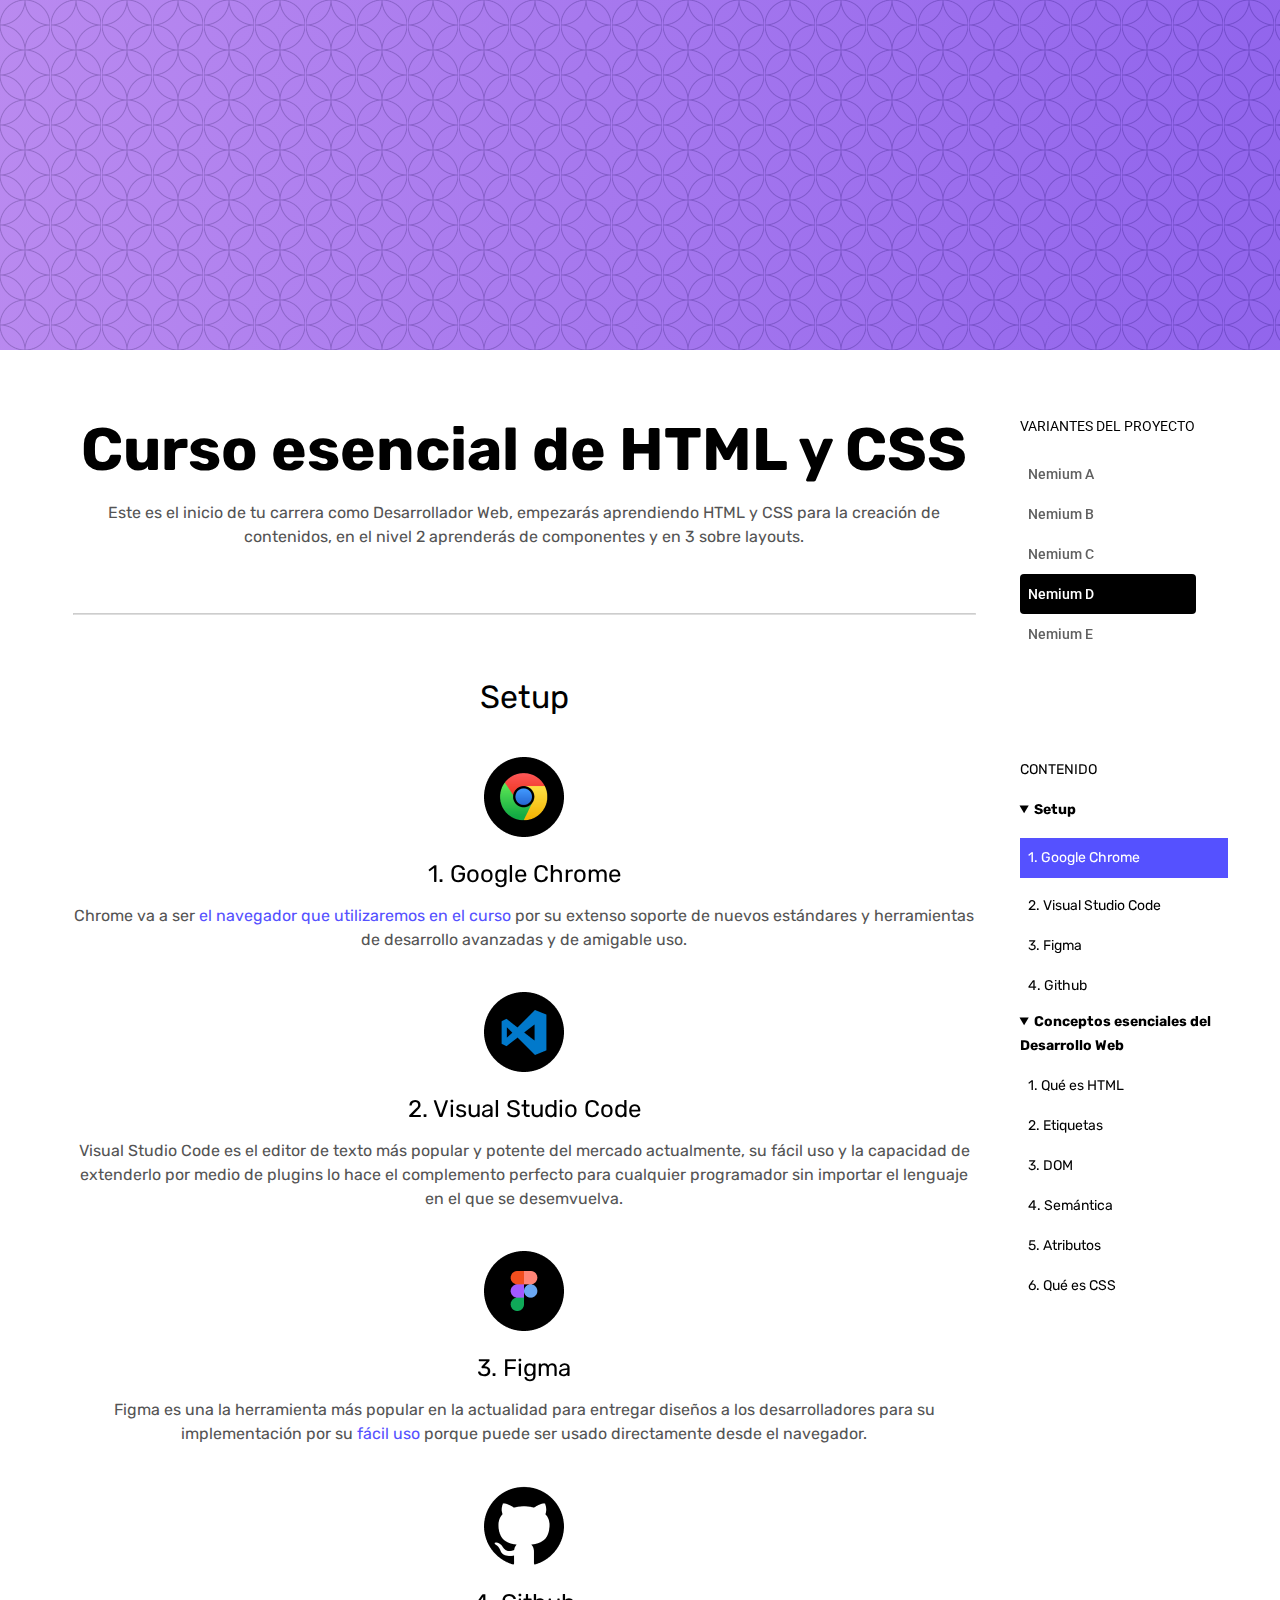
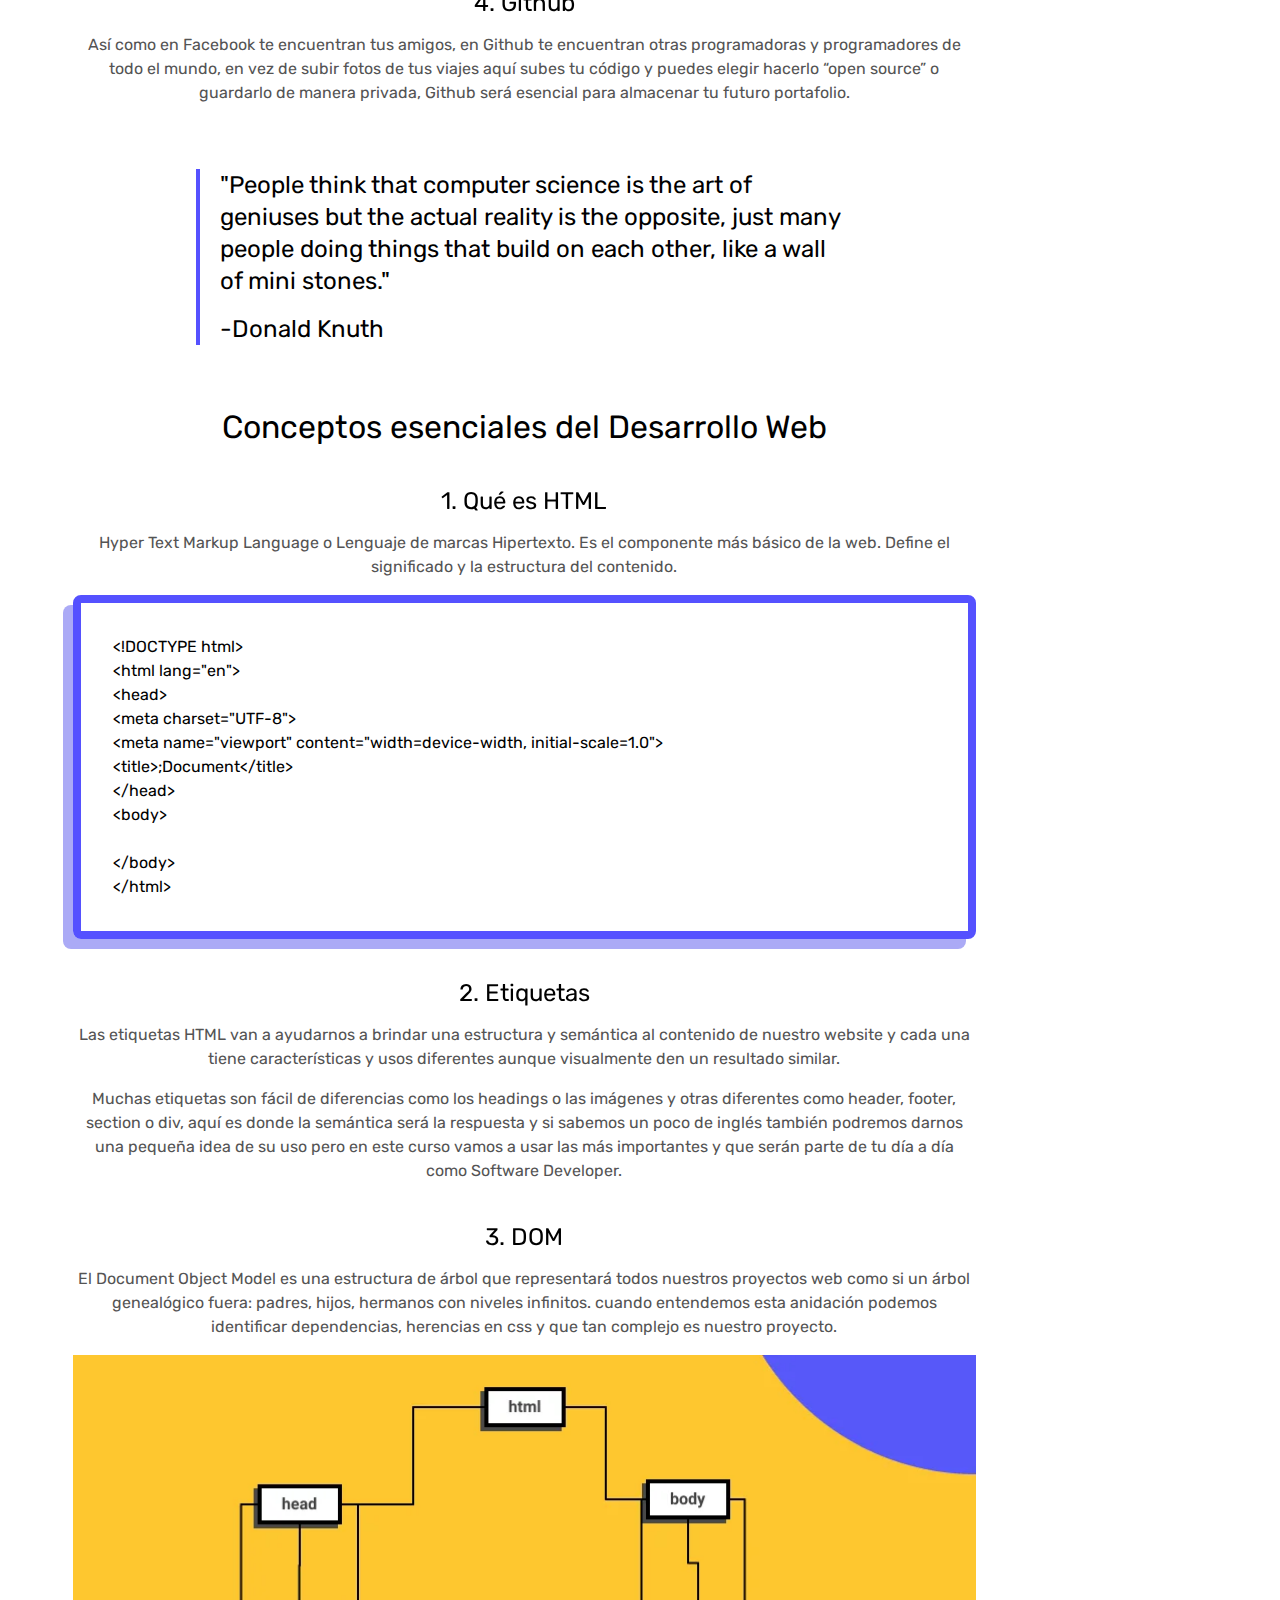
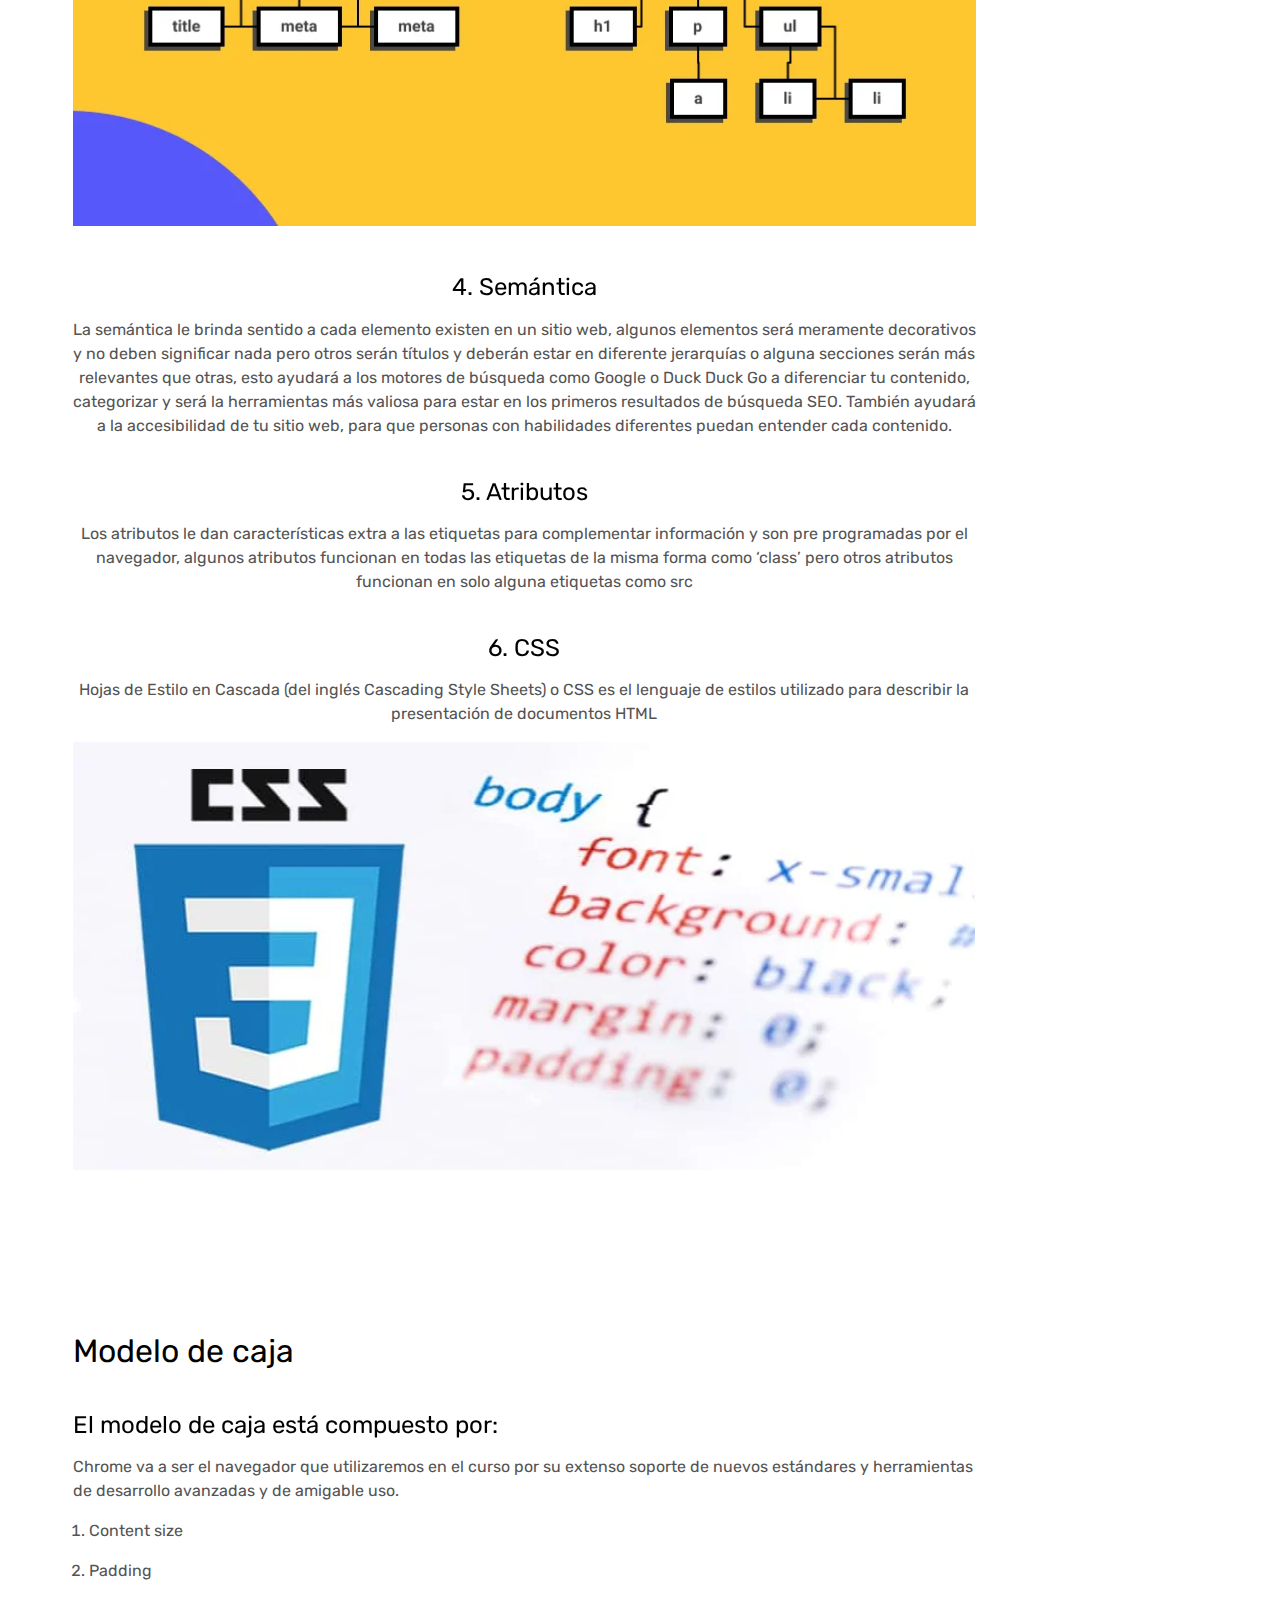
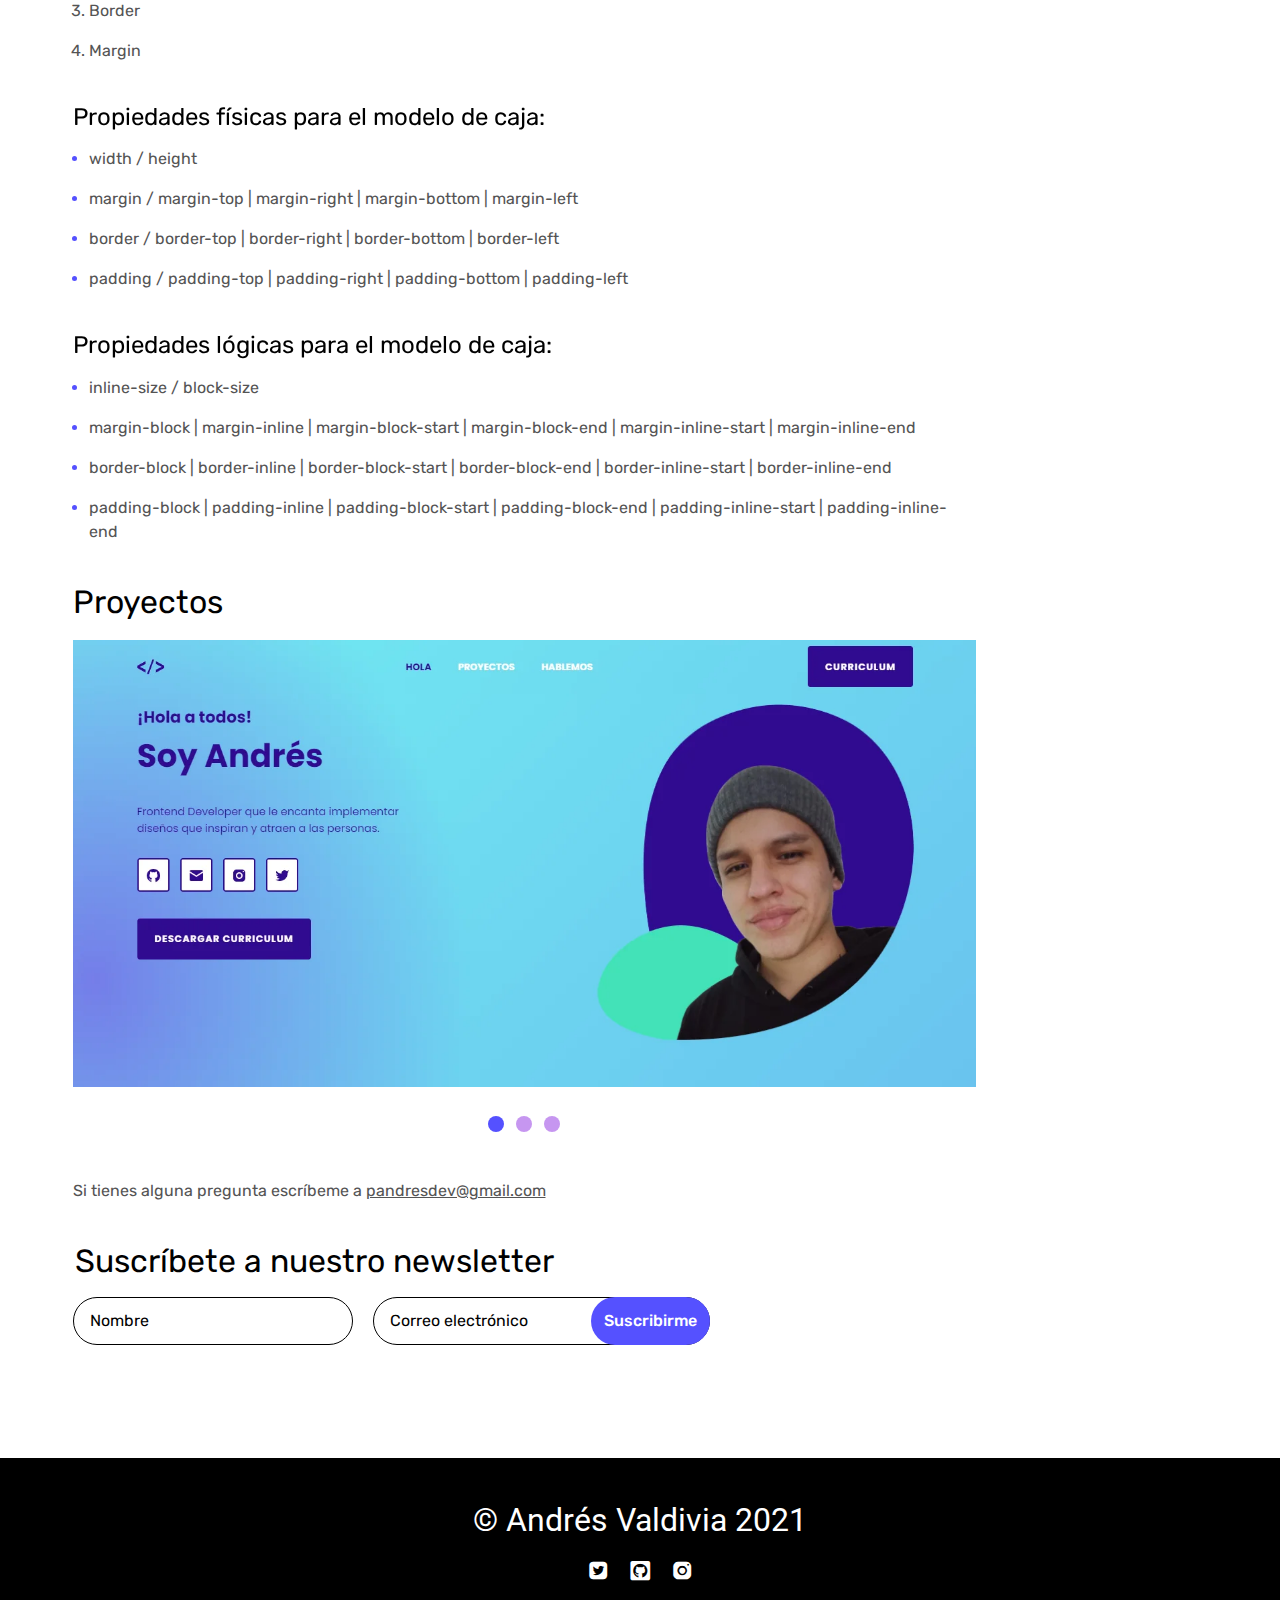
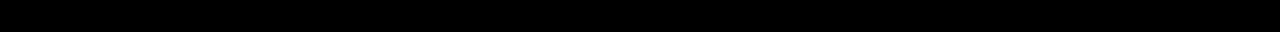
<file: variants/nemiumD.html>
<!DOCTYPE html>
<html lang="es">
	<head>
		<meta charset="UTF-8" />
		<meta http-equiv="X-UA-Compatible" content="IE=edge" />
		<meta name="viewport" content="width=device-width, initial-scale=1.0" />
		<link rel="preconnect" href="https://fonts.googleapis.com" />
		<link rel="preconnect" href="https://fonts.gstatic.com" crossorigin />
		<link
			href="https://fonts.googleapis.com/css2?family=Roboto:wght@400;500&family=Rubik:wght@400;500;700&display=swap"
			rel="stylesheet"
		/>
		<title>Nemium</title>
		<!-- Meta Tags -->
		<meta name="title" content="Nemium" />
		<meta name="author" content="Andres Valdivia Cuzcano" />
		<meta
			name="description"
			content="Los conceptos que debes saber en tu día a día como Frontend."
		/>

		<!-- Open Graph / Facebook -->
		<meta property="og:type" content="website" />
		<meta
			property="og:url"
			content="https://pandresvaldivia.github.io/Nemium/variants/nemiumD.html"
		/>
		<meta property="og:title" content="Nemium" />
		<meta
			property="og:description"
			content="Los conceptos que debes saber en tu día a día como Frontend."
		/>
		<meta
			property="og:image"
			content="https://pandresvaldivia.github.io/Nemium/images/thumbnailD.png"
		/>

		<!-- Twitter -->
		<meta property="twitter:card" content="summary_large_image" />
		<meta
			property="twitter:url"
			content="https://pandresvaldivia.github.io/Nemium/variants/nemiumD.html"
		/>
		<meta property="twitter:title" content="Nemium" />
		<meta
			property="twitter:description"
			content="Los conceptos que debes saber en tu día a día como Frontend."
		/>
		<meta
			property="twitter:image"
			content="https://pandresvaldivia.github.io/Nemium/images/thumbnailD.png"
		/>

		<!-- Favicon -->
		<link
			rel="apple-touch-icon"
			sizes="57x57"
			href="../icons/favicon/apple-icon-57x57.png"
		/>
		<link
			rel="apple-touch-icon"
			sizes="60x60"
			href="../icons/favicon/apple-icon-60x60.png"
		/>
		<link
			rel="apple-touch-icon"
			sizes="72x72"
			href="../icons/favicon/apple-icon-72x72.png"
		/>
		<link
			rel="apple-touch-icon"
			sizes="76x76"
			href="../icons/favicon/apple-icon-76x76.png"
		/>
		<link
			rel="apple-touch-icon"
			sizes="114x114"
			href="../icons/favicon/apple-icon-114x114.png"
		/>
		<link
			rel="apple-touch-icon"
			sizes="120x120"
			href="../icons/favicon/apple-icon-120x120.png"
		/>
		<link
			rel="apple-touch-icon"
			sizes="144x144"
			href="../icons/favicon/apple-icon-144x144.png"
		/>
		<link
			rel="apple-touch-icon"
			sizes="152x152"
			href="../icons/favicon/apple-icon-152x152.png"
		/>
		<link
			rel="apple-touch-icon"
			sizes="180x180"
			href="../icons/favicon/apple-icon-180x180.png"
		/>
		<link
			rel="icon"
			type="image/png"
			sizes="192x192"
			href="../icons/favicon/android-icon-192x192.png"
		/>
		<link
			rel="icon"
			type="image/png"
			sizes="32x32"
			href="../icons/favicon/favicon-32x32.png"
		/>
		<link
			rel="icon"
			type="image/png"
			sizes="96x96"
			href="../icons/favicon/favicon-96x96.png"
		/>
		<link
			rel="icon"
			type="image/png"
			sizes="16x16"
			href="../icons/favicon/favicon-16x16.png"
		/>
		<link rel="manifest" href="../icons/favicon/manifest.json" />
		<meta name="msapplication-TileColor" content="#ffffff" />
		<meta name="msapplication-TileImage" content="/ms-icon-144x144.png" />
		<meta name="theme-color" content="#ffffff" />

		<!-- Styles -->
		<link rel="stylesheet" href="../css/icons.css" />
		<link rel="stylesheet" href="../css/header.css" />
		<link rel="stylesheet" href="../css/menu.css" />
		<link rel="stylesheet" href="../css/nemiumD/main.css" />
		<link rel="stylesheet" href="../css/nemiumD/button.css" />
		<link rel="stylesheet" href="../css/nemiumD/wrapper.css" />
		<link rel="stylesheet" href="../css/nemiumD/hero.css" />
		<link rel="stylesheet" href="../css/nemiumD/summary.css" />
		<link rel="stylesheet" href="../css/nemiumD/nav.css" />
		<link rel="stylesheet" href="../css/nemiumD/section.css" />
		<link rel="stylesheet" href="../css/nemiumD/subtitle.css" />
		<link rel="stylesheet" href="../css/nemiumD/quote.css" />
		<link rel="stylesheet" href="../css/nemiumD/list.css" />
		<link rel="stylesheet" href="../css/nemiumD/slider.css" />
		<link rel="stylesheet" href="../css/nemiumD/form.css" />
		<link rel="stylesheet" href="../css/nemiumD/footer.css" />
	</head>
	<body class="body">
		<div class="hero"></div>
		<div class="wrapper">
			<div class="header">
				<div class="header-content">
					<header>
						<nav class="nav">
							<div class="nav-section">
								<p class="nav-title">VARIANTES DEL PROYECTO</p>
								<ul class="variantsMenu">
									<li>
										<a class="variantBtn" href="../index.html">Nemium A</a>
									</li>
									<li>
										<a class="variantBtn" href="./nemiumB.html">Nemium B</a>
									</li>
									<li>
										<a class="variantBtn" href="./nemiumC.html">Nemium C</a>
									</li>
									<li>
										<a class="variantBtn-selected" href="./nemiumD.html"
											>Nemium D</a
										>
									</li>
									<li>
										<a class="variantBtn" href="./nemiumE.html">Nemium E</a>
									</li>
								</ul>
							</div>
							<div class="summary">
								<p class="nav-title">CONTENIDO</p>
								<details class="summary-content" open>
									<summary class="summary-title">Setup</summary>
									<div class="summary-links">
										<a class="summaryLink-selected" href="#google-chrome"
											>Google Chrome</a
										>
										<a href="#vs-code">Visual Studio Code</a>
										<a href="#figma">Figma</a>
										<a href="#github">Github</a>
									</div>
								</details>
								<details class="summary-content" open>
									<summary class="summary-title">
										Conceptos esenciales del Desarrollo Web
									</summary>
									<div class="summary-links">
										<a href="#whatHTML">Qué es HTML</a>
										<a href="#labels">Etiquetas</a>
										<a href="#dom">DOM</a>
										<a href="#semantic">Semántica</a>
										<a href="#attributes">Atributos</a>
										<a href="#whatCSS">Qué es CSS</a>
									</div>
								</details>
							</div>
						</nav>
					</header>
				</div>
			</div>
			<main class="main">
				<section>
					<h1 class="headline1">Curso esencial de HTML y CSS</h1>
					<p>
						Este es el inicio de tu carrera como Desarrollador Web, empezarás
						aprendiendo HTML y CSS para la creación de contenidos, en el nivel 2
						aprenderás de componentes y en 3 sobre layouts.
					</p>
				</section>
				<hr class="separator" />
				<section class="section-number">
					<h2 class="headline2">Setup</h2>
					<article id="google-chrome" class="section-content">
						<img
							class="tech-icon"
							src="../images/google_chrome.png"
							alt="Google Chrome icon"
							height="80"
							width="80"
						/>
						<h3 class="subtitle-numbered">Google Chrome</h3>
						<p>
							Chrome va a ser
							<span class="outstandText"
								>el navegador que utilizaremos en el curso</span
							>
							por su extenso soporte de nuevos estándares y herramientas de
							desarrollo avanzadas y de amigable uso.
						</p>
					</article>
					<article id="vs-code" class="section-content">
						<img
							class="tech-icon"
							src="../images/vs_code.png"
							alt="Visual Studio Code icon"
							height="80"
							width="80"
						/>
						<h3 class="subtitle-numbered">Visual Studio Code</h3>
						<p>
							Visual Studio Code es el editor de texto más popular y potente del
							mercado actualmente, su fácil uso y la capacidad de extenderlo por
							medio de plugins lo hace el complemento perfecto para cualquier
							programador sin importar el lenguaje en el que se desemvuelva.
						</p>
					</article>
					<article id="figma" class="section-content">
						<img
							class="tech-icon"
							src="../images/figma.png"
							alt="Figma icon"
							height="80"
							width="80"
						/>
						<h3 class="subtitle-numbered">Figma</h3>
						<p>
							Figma es una la herramienta más popular en la actualidad para
							entregar diseños a los desarrolladores para su implementación por
							su <span class="outstandText">fácil uso</span> porque puede ser
							usado directamente desde el navegador.
						</p>
					</article>
					<article id="github" class="section-content">
						<img
							class="tech-icon"
							src="../images/github.png"
							alt="Github icon"
							height="80"
							width="80"
						/>
						<h3 class="subtitle-numbered">Github</h3>
						<p>
							Así como en Facebook te encuentran tus amigos, en Github te
							encuentran otras programadoras y programadores de todo el mundo,
							en vez de subir fotos de tus viajes aquí subes tu código y puedes
							elegir hacerlo “open source” o guardarlo de manera privada, Github
							será esencial para almacenar tu futuro portafolio.
						</p>
					</article>
					<blockquote class="quote">
						<p>
							"People think that computer science is the art of geniuses but the
							actual reality is the opposite, just many people doing things that
							build on each other, like a wall of mini stones."
						</p>
						<p class="quote-author">-Donald Knuth</p>
					</blockquote>
				</section>
				<section class="section-number">
					<h2 class="headline2">Conceptos esenciales del Desarrollo Web</h2>
					<article id="whatHTML" class="section-content">
						<h3 class="subtitle-numbered">Qué es HTML</h3>
						<p>
							Hyper Text Markup Language o Lenguaje de marcas Hipertexto. Es el
							componente más básico de la web. Define el significado y la
							estructura del contenido.
						</p>
						<pre class="code">
&lt;!DOCTYPE html&gt;
&lt;html lang="en"&gt;
&lt;head&gt;
&lt;meta charset="UTF-8"&gt;
&lt;meta name="viewport" content="width=device-width, initial-scale=1.0"&gt;
&lt;title&gt;;Document&lt;/title&gt;
&lt;/head&gt;
&lt;body&gt;

&lt;/body&gt;
&lt;/html&gt;</pre
						>
					</article>
					<article id="labels" class="section-content">
						<h3 class="subtitle-numbered">Etiquetas</h3>
						<p>
							Las etiquetas HTML van a ayudarnos a brindar una estructura y
							semántica al contenido de nuestro website y cada una tiene
							características y usos diferentes aunque visualmente den un
							resultado similar.
						</p>

						<p />
						<p>
							Muchas etiquetas son fácil de diferencias como los headings o las
							imágenes y otras diferentes como header, footer, section o div,
							aquí es donde la semántica será la respuesta y si sabemos un poco
							de inglés también podremos darnos una pequeña idea de su uso pero
							en este curso vamos a usar las más importantes y que serán parte
							de tu día a día como Software Developer.
						</p>
					</article>
					<article id="dom" class="section-content">
						<h3 class="subtitle-numbered">DOM</h3>
						<p>
							El Document Object Model es una estructura de árbol que
							representará todos nuestros proyectos web como si un árbol
							genealógico fuera: padres, hijos, hermanos con niveles infinitos.
							cuando entendemos esta anidación podemos identificar dependencias,
							herencias en css y que tan complejo es nuestro proyecto.
						</p>
						<img
							src="../images/dom.webp"
							class="section-image"
							height="171"
							width="328"
							alt="DOM tree structure"
						/>
					</article>
					<article id="semantic" class="section-content">
						<h3 class="subtitle-numbered">Semántica</h3>
						<p>
							La semántica le brinda sentido a cada elemento existen en un sitio
							web, algunos elementos será meramente decorativos y no deben
							significar nada pero otros serán títulos y deberán estar en
							diferente jerarquías o alguna secciones serán más relevantes que
							otras, esto ayudará a los motores de búsqueda como Google o Duck
							Duck Go a diferenciar tu contenido, categorizar y será la
							herramientas más valiosa para estar en los primeros resultados de
							búsqueda SEO. También ayudará a la accesibilidad de tu sitio web,
							para que personas con habilidades diferentes puedan entender cada
							contenido.
						</p>
					</article>
					<article id="attributes" class="section-content">
						<h3 class="subtitle-numbered">Atributos</h3>
						<p>
							Los atributos le dan características extra a las etiquetas para
							complementar información y son pre programadas por el navegador,
							algunos atributos funcionan en todas las etiquetas de la misma
							forma como ‘class’ pero otros atributos funcionan en solo alguna
							etiquetas como src
						</p>
					</article>
					<article id="whatCSS" class="section-content">
						<h3 class="subtitle-numbered">CSS</h3>
						<p>
							Hojas de Estilo en Cascada (del inglés Cascading Style Sheets) o
							CSS es el lenguaje de estilos utilizado para describir la
							presentación de documentos HTML
						</p>
						<img
							src="../images/css.webp"
							class="section-image"
							height="164"
							width="328"
							alt="CSS image"
						/>
					</article>
				</section>
				<section class="section">
					<h2 class="headline2">Modelo de caja</h2>
					<article class="section-content">
						<h3 class="subtitle">El modelo de caja está compuesto por:</h3>
						<p>
							Chrome va a ser el navegador que utilizaremos en el curso por su
							extenso soporte de nuevos estándares y herramientas de desarrollo
							avanzadas y de amigable uso.
						</p>
						<ol class="list">
							<li>Content size</li>
							<li>Padding</li>
							<li>Border</li>
							<li>Margin</li>
						</ol>
					</article>
					<article class="section-content">
						<h3 class="subtitle">
							Propiedades físicas para el modelo de caja:
						</h3>
						<ul class="list">
							<li>width / height</li>
							<li>
								margin / margin-top | margin-right | margin-bottom | margin-left
							</li>
							<li>
								border / border-top | border-right | border-bottom | border-left
							</li>
							<li>
								padding / padding-top | padding-right | padding-bottom |
								padding-left
							</li>
						</ul>
					</article>
					<article class="section-content">
						<h3 class="subtitle">
							Propiedades lógicas para el modelo de caja:
						</h3>
						<ul class="list">
							<li>inline-size / block-size</li>
							<li>
								margin-block | margin-inline | margin-block-start |
								margin-block-end | margin-inline-start | margin-inline-end
							</li>
							<li>
								border-block | border-inline | border-block-start |
								border-block-end | border-inline-start | border-inline-end
							</li>
							<li>
								padding-block | padding-inline | padding-block-start |
								padding-block-end | padding-inline-start | padding-inline-end
							</li>
						</ul>
					</article>
					<div class="section-content">
						<h3 class="slider-title">Proyectos</h3>
						<div class="slider">
							<div class="slider-container">
								<div id="picture1" class="slider-slide">
									<a
										href="https://pandresvaldivia.github.io/Portafolio-de-Andres/"
										target="_blank"
										rel="noreferrer"
										aria-label="Proyecto Portafolio de Andres"
									>
										<img
											class="slider-image"
											src="../images/portfolio.webp"
											alt="Proyecto Portafolio de Andres"
											height="162.172"
											width="328"
											data-bullet="bullet1"
										/>
									</a>
								</div>
								<div id="picture2" class="slider-slide">
									<a
										href="https://pandresvaldivia.github.io/Climacity/"
										target="_blank"
										rel="noreferrer"
										aria-label="Proyecto Climacity"
									>
										<img
											class="slider-image"
											src="../images/climacity.webp"
											alt="Proyecto Climacity"
											height="162.172"
											width="328"
											data-bullet="bullet2"
										/>
									</a>
								</div>
								<div id="picture3" class="slider-slide">
									<a
										href="https://pandresvaldivia.github.io/Clist-CRM/index.html"
										target="_blank"
										rel="noreferrer"
										aria-label="Proyecto Clist CRM"
									>
										<img
											class="slider-image"
											src="../images/clistcrm.webp"
											alt="Proyecto Clist CRM"
											height="162.172"
											width="328"
											data-bullet="bullet3"
										/>
									</a>
								</div>
							</div>
							<div class="slider-bulletList" aria-label="slider triggers">
								<a
									id="bullet1"
									href="#picture1"
									aria-label="Ver proyecto Portafolio de Andres"
									class="sliderBullet-selected"
								></a>
								<a
									id="bullet2"
									href="#picture2"
									aria-label="Ver proyecto Climacity"
									class="sliderBullet"
								></a>
								<a
									id="bullet3"
									href="#picture3"
									aria-label="Ver proyecto Clist CRM"
									class="sliderBullet"
								></a>
							</div>
						</div>
					</div>
				</section>
				<p class="moreInfo">
					Si tienes alguna pregunta escríbeme a
					<a href="mailto:pandresdev@gmail.com.com">pandresdev@gmail.com</a>
				</p>
				<div class="section-content">
					<form class="form" role="form" aria-labelledby="subscribe" action="#">
						<fieldset class="formContent">
							<legend class="formTitle" id="subscribe">
								Suscríbete a nuestro newsletter
							</legend>
							<input
								class="formInput"
								type="text"
								required
								placeholder="Nombre"
							/>
							<div class="formSubmit-composite">
								<input
									class="formInput"
									type="email"
									required
									placeholder="Correo electrónico"
								/>
								<input class="formSubmit" type="submit" value="Suscribirme" />
							</div>
						</fieldset>
					</form>
				</div>
			</main>
		</div>
		<footer class="footer">
			<div class="footer-content">
				<p class="footer-copyright">&copy; Andrés Valdivia 2021</p>
				<div class="footer-links" aria-label="Social networks">
					<a
						href="https://twitter.com/PandresDev"
						target="_blank"
						rel="noreferrer"
						aria-label="twitter"
						><i class="icon-twitter"></i
					></a>
					<a
						href="https://github.com/pandresvaldivia"
						target="_blank"
						rel="noreferrer"
						aria-label="github"
						><i class="icon-github"></i
					></a>
					<a
						href="https://www.instagram.com/pandresvaldivia"
						target="_blank"
						rel="noreferrer"
						aria-label="instagram"
						><i class="icon-instagram"></i
					></a>
				</div>
			</div>
		</footer>
		<script src="../js/slider.js"></script>
		<script src="../js/summary.js"></script>
	</body>
</html>
</file>
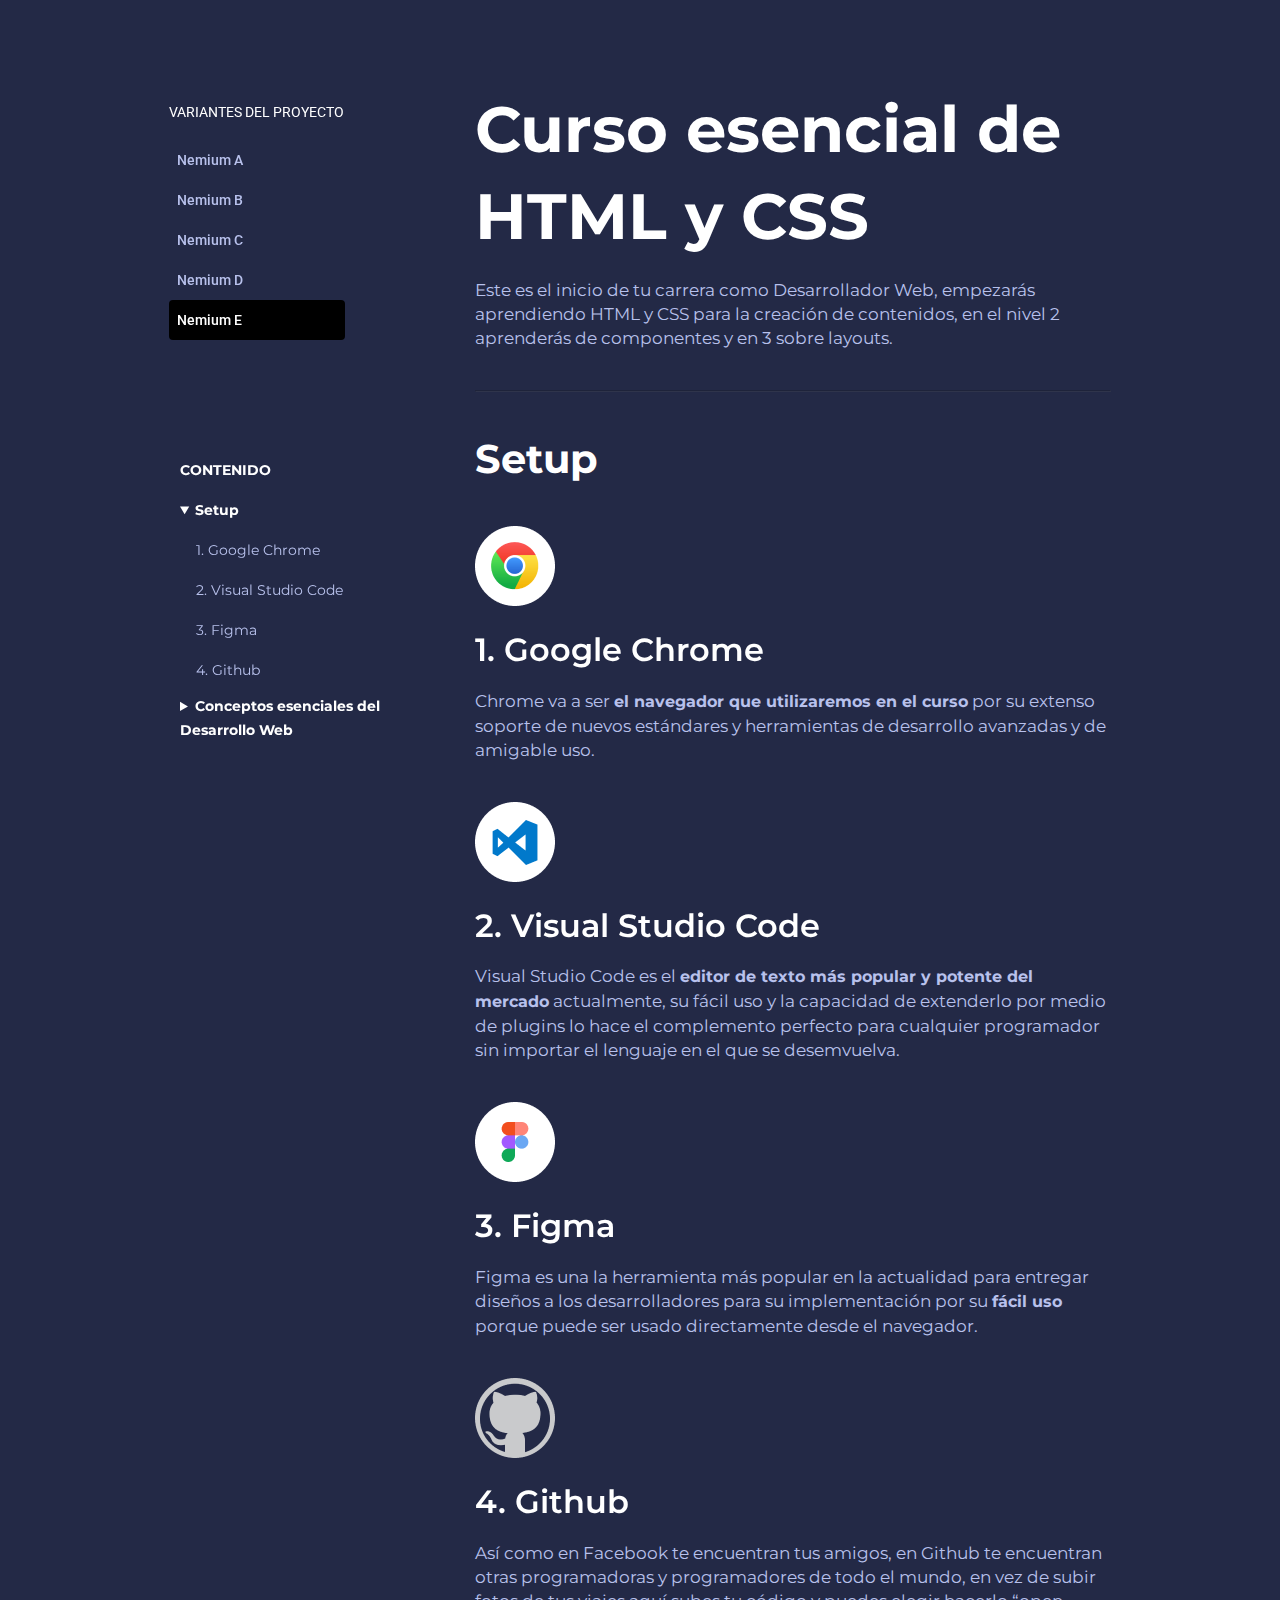
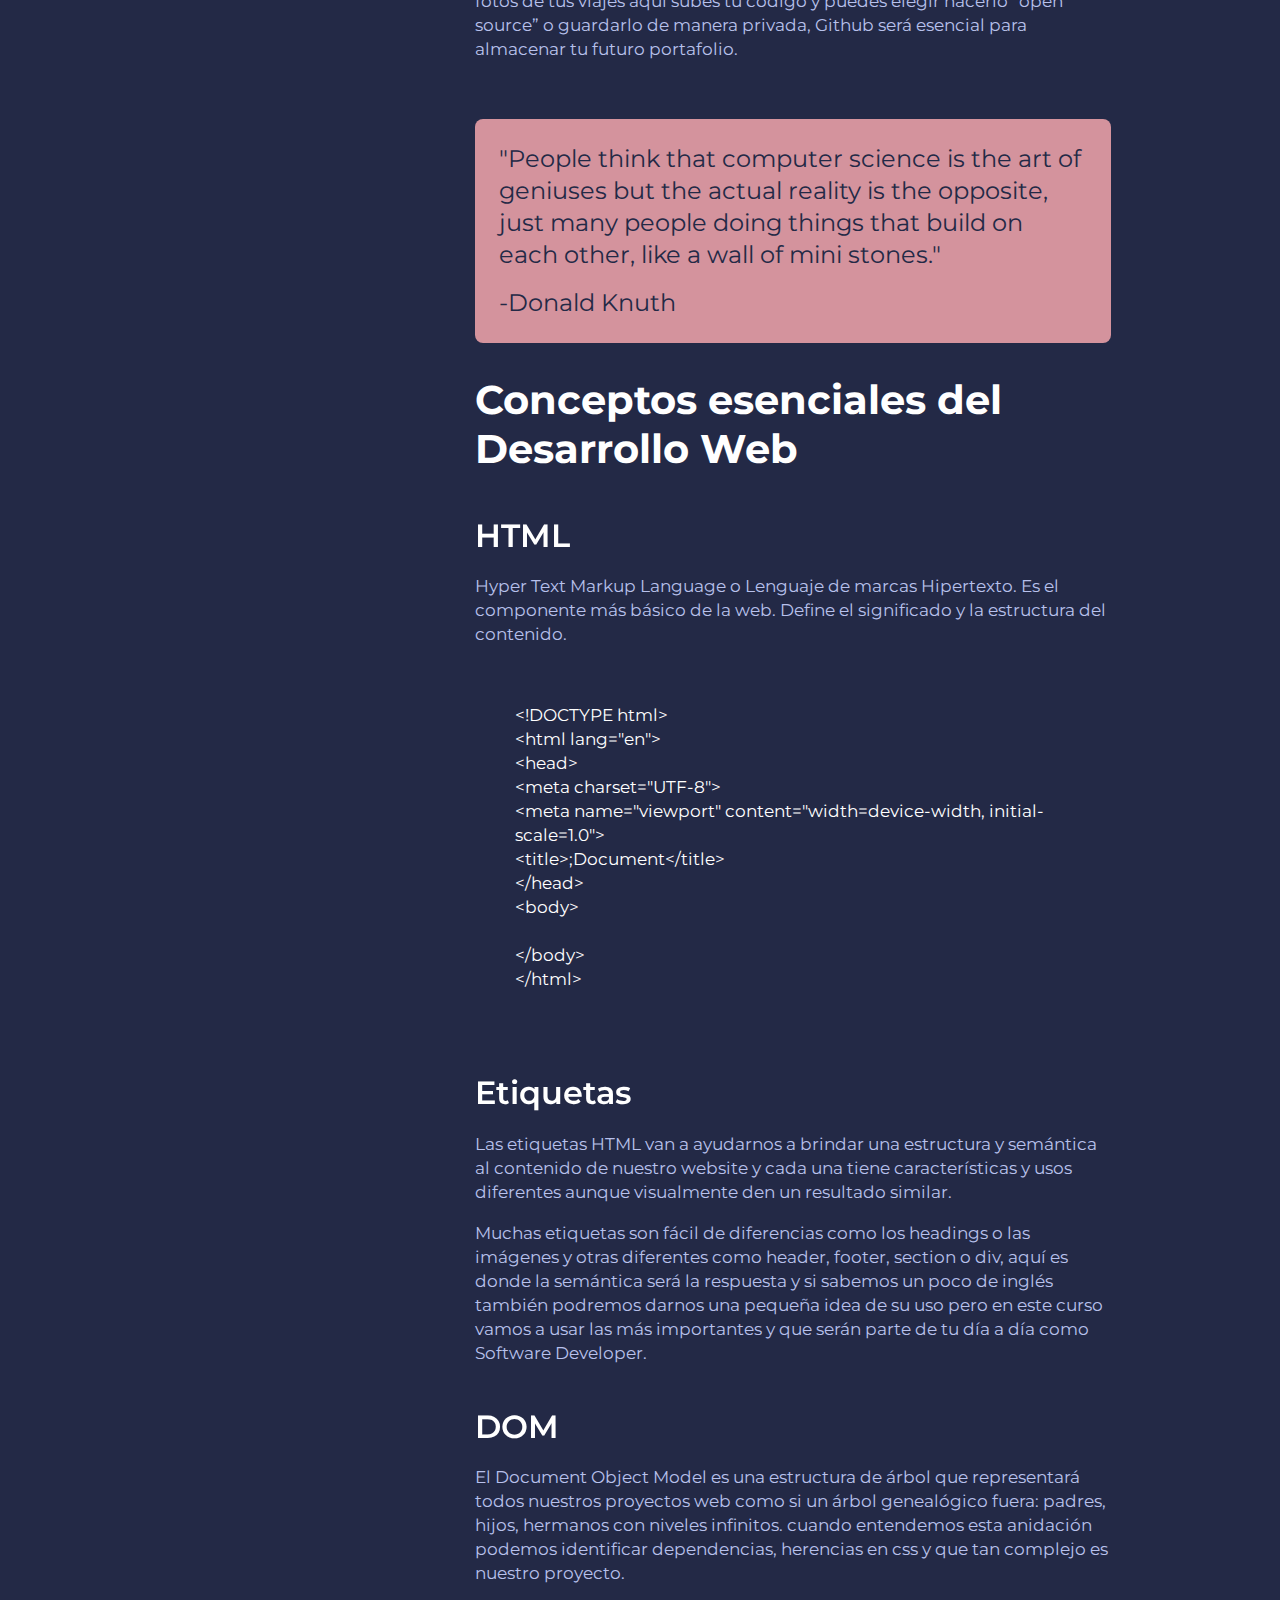
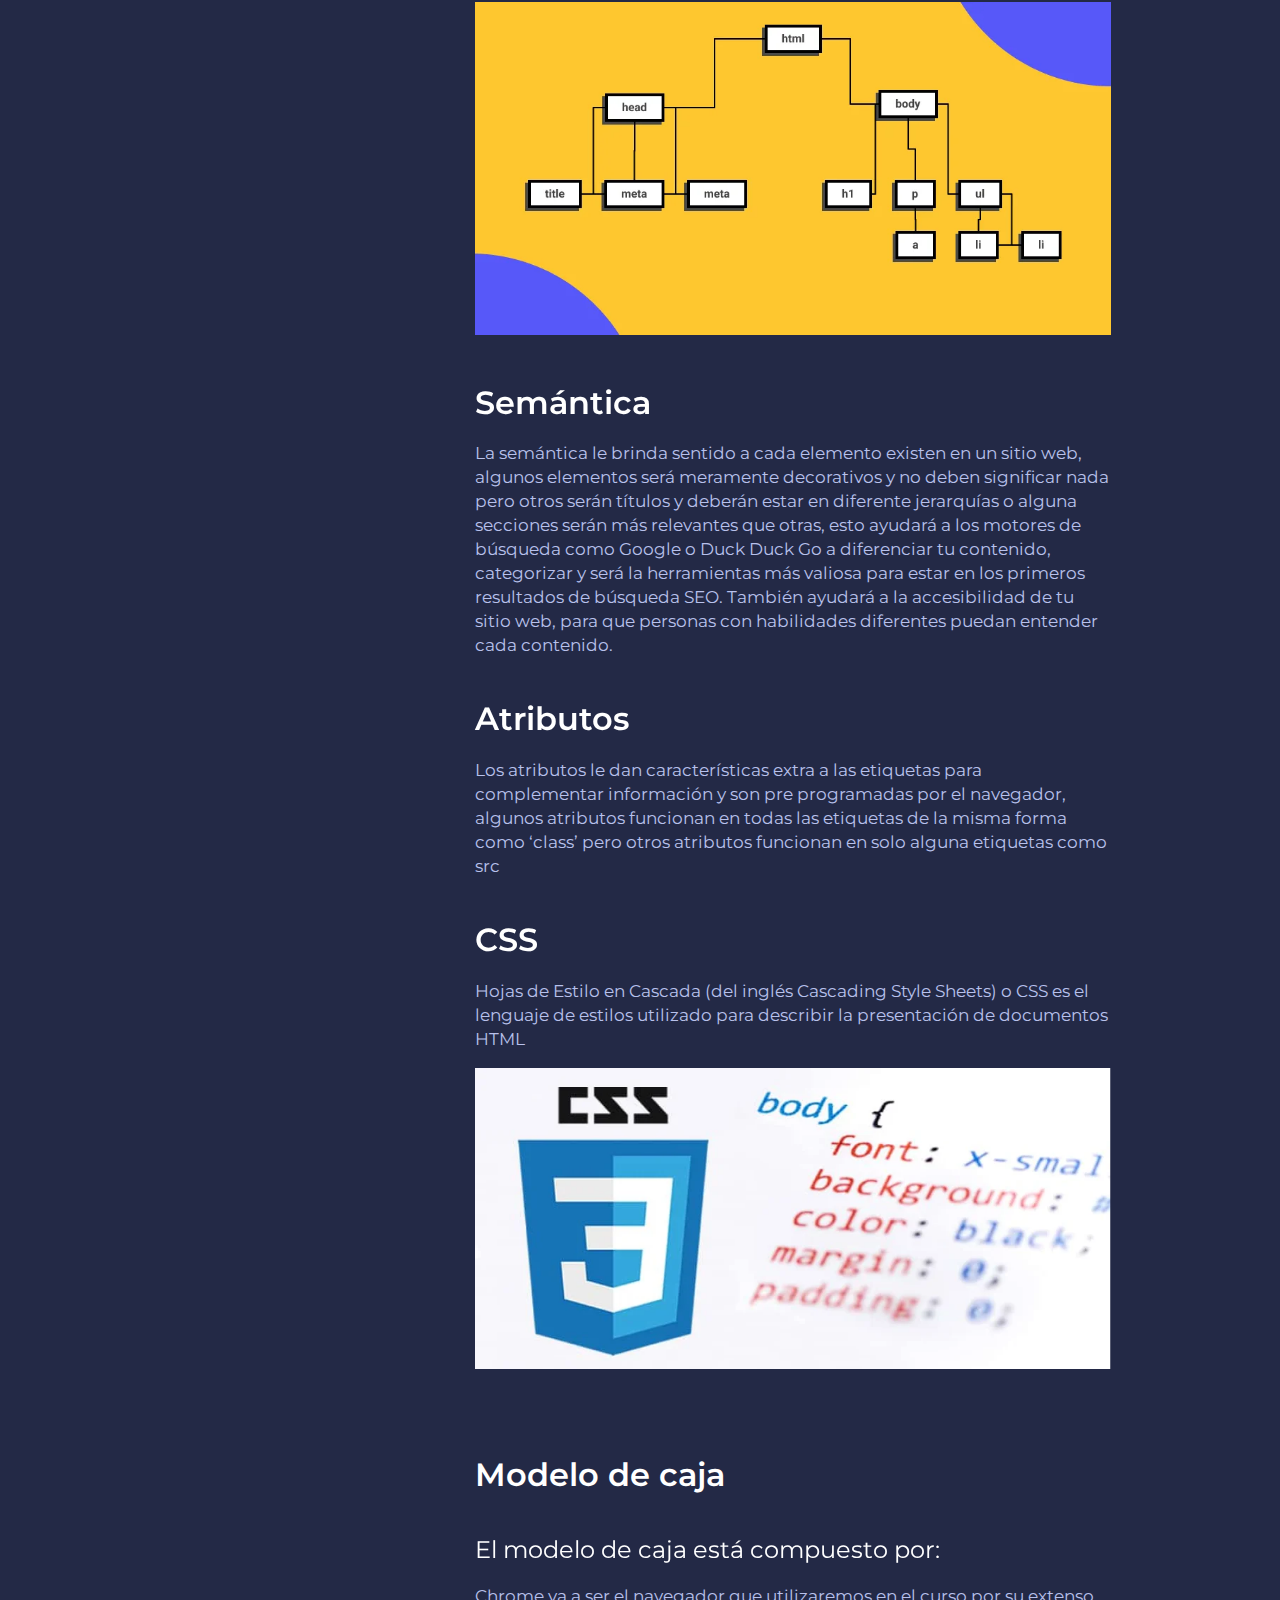
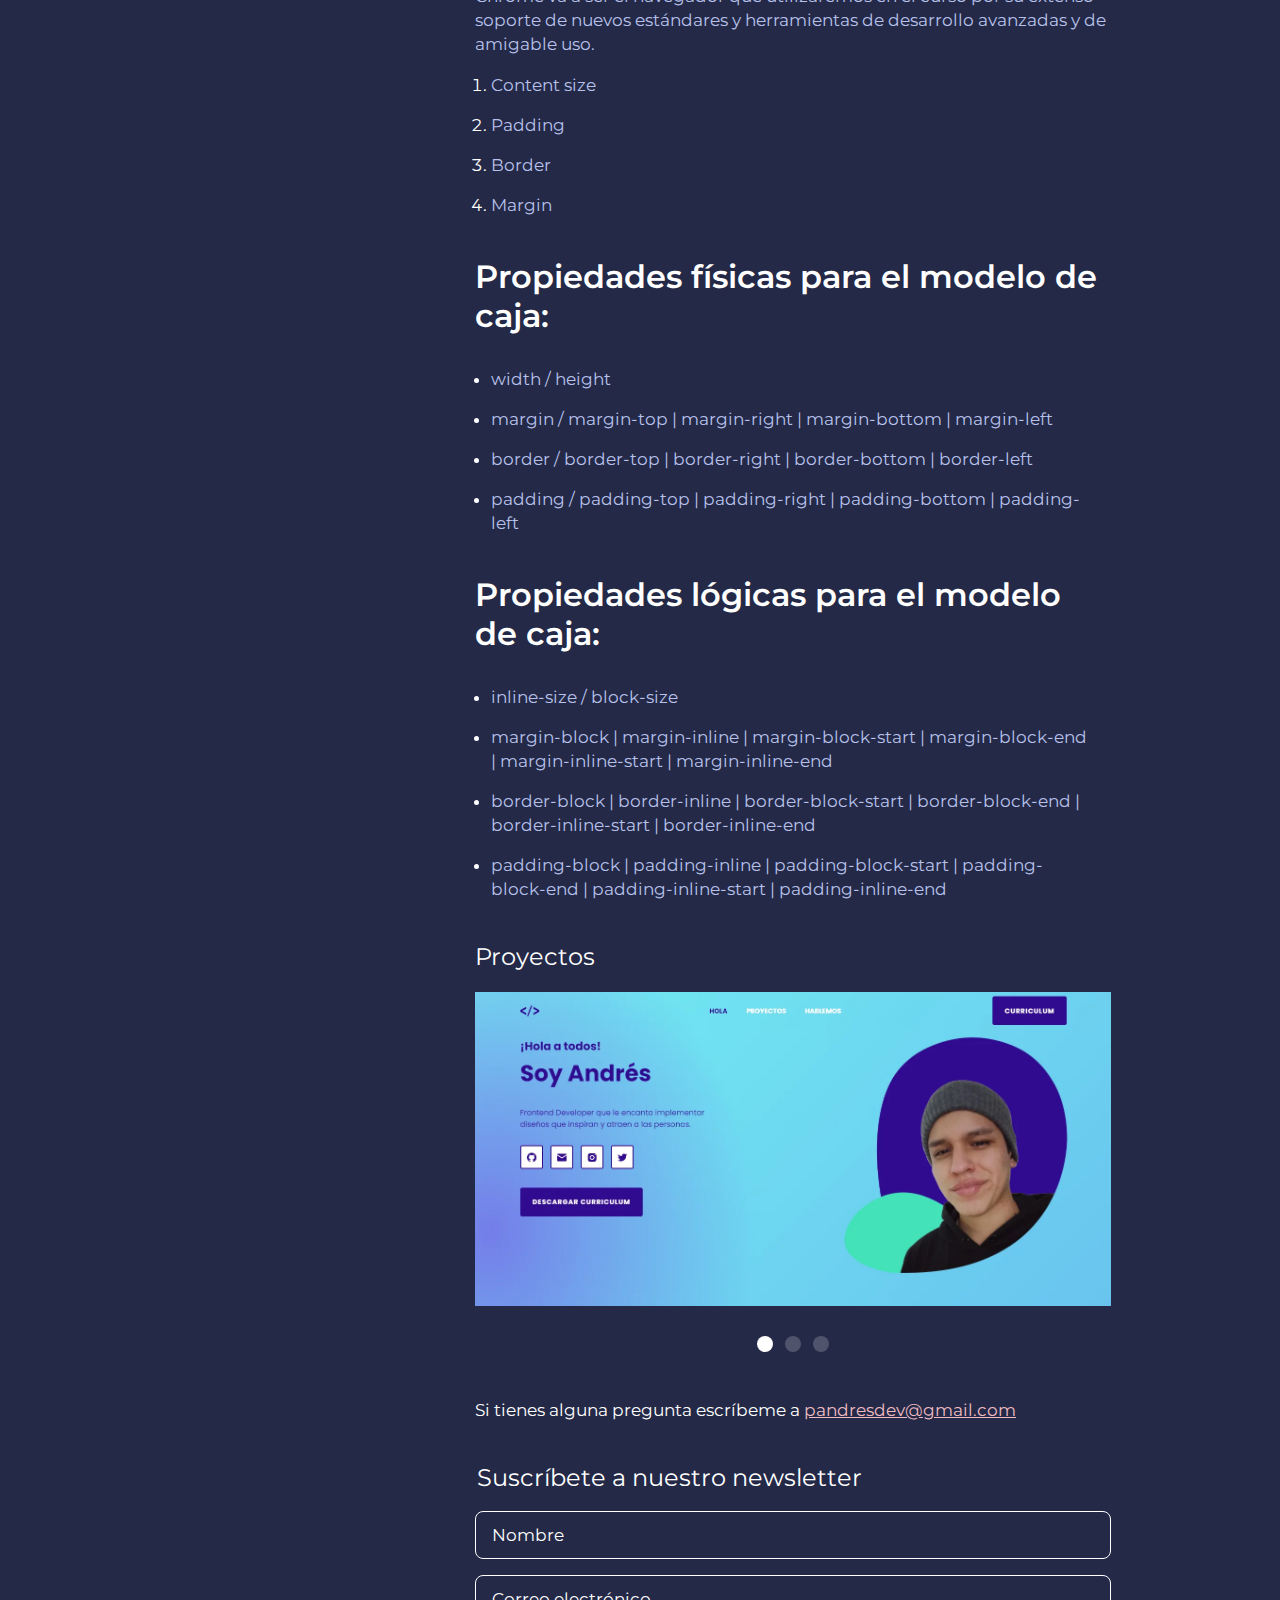
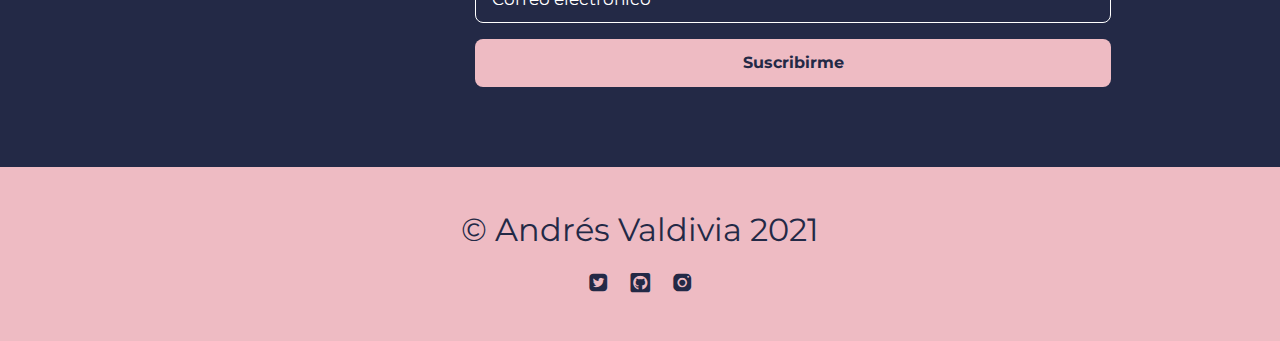
<file: variants/nemiumE.html>
<!DOCTYPE html>
<html lang="es">
	<head>
		<meta charset="UTF-8" />
		<meta http-equiv="X-UA-Compatible" content="IE=edge" />
		<meta name="viewport" content="width=device-width, initial-scale=1.0" />
		<link rel="preconnect" href="https://fonts.googleapis.com" />
		<link rel="preconnect" href="https://fonts.gstatic.com" crossorigin />
		<link
			href="https://fonts.googleapis.com/css2?family=Montserrat:wght@400;600;700&family=Roboto:wght@400;500&display=swap"
			rel="stylesheet"
		/>
		<title>Nemium</title>
		<!-- Meta Tags -->
		<meta name="title" content="Nemium" />
		<meta name="author" content="Andres Valdivia Cuzcano" />
		<meta
			name="description"
			content="Los conceptos que debes saber en tu día a día como Frontend."
		/>

		<!-- Open Graph / Facebook -->
		<meta property="og:type" content="website" />
		<meta
			property="og:url"
			content="https://pandresvaldivia.github.io/Nemium/variants/nemiumE.html"
		/>
		<meta property="og:title" content="Nemium" />
		<meta
			property="og:description"
			content="Los conceptos que debes saber en tu día a día como Frontend."
		/>
		<meta
			property="og:image"
			content="https://pandresvaldivia.github.io/Nemium/images/thumbnailE.png"
		/>

		<!-- Twitter -->
		<meta property="twitter:card" content="summary_large_image" />
		<meta
			property="twitter:url"
			content="https://pandresvaldivia.github.io/Nemium/variants/nemiumE.html"
		/>
		<meta property="twitter:title" content="Nemium" />
		<meta
			property="twitter:description"
			content="Los conceptos que debes saber en tu día a día como Frontend."
		/>
		<meta
			property="twitter:image"
			content="https://pandresvaldivia.github.io/Nemium/images/thumbnailE.png"
		/>

		<!-- Favicon -->
		<link
			rel="apple-touch-icon"
			sizes="57x57"
			href="../icons/favicon/apple-icon-57x57.png"
		/>
		<link
			rel="apple-touch-icon"
			sizes="60x60"
			href="../icons/favicon/apple-icon-60x60.png"
		/>
		<link
			rel="apple-touch-icon"
			sizes="72x72"
			href="../icons/favicon/apple-icon-72x72.png"
		/>
		<link
			rel="apple-touch-icon"
			sizes="76x76"
			href="../icons/favicon/apple-icon-76x76.png"
		/>
		<link
			rel="apple-touch-icon"
			sizes="114x114"
			href="../icons/favicon/apple-icon-114x114.png"
		/>
		<link
			rel="apple-touch-icon"
			sizes="120x120"
			href="../icons/favicon/apple-icon-120x120.png"
		/>
		<link
			rel="apple-touch-icon"
			sizes="144x144"
			href="../icons/favicon/apple-icon-144x144.png"
		/>
		<link
			rel="apple-touch-icon"
			sizes="152x152"
			href="../icons/favicon/apple-icon-152x152.png"
		/>
		<link
			rel="apple-touch-icon"
			sizes="180x180"
			href="../icons/favicon/apple-icon-180x180.png"
		/>
		<link
			rel="icon"
			type="image/png"
			sizes="192x192"
			href="../icons/favicon/android-icon-192x192.png"
		/>
		<link
			rel="icon"
			type="image/png"
			sizes="32x32"
			href="../icons/favicon/favicon-32x32.png"
		/>
		<link
			rel="icon"
			type="image/png"
			sizes="96x96"
			href="../icons/favicon/favicon-96x96.png"
		/>
		<link
			rel="icon"
			type="image/png"
			sizes="16x16"
			href="../icons/favicon/favicon-16x16.png"
		/>
		<link rel="manifest" href="../icons/favicon/manifest.json" />
		<meta name="msapplication-TileColor" content="#ffffff" />
		<meta name="msapplication-TileImage" content="/ms-icon-144x144.png" />
		<meta name="theme-color" content="#ffffff" />

		<!-- Styles -->
		<link rel="stylesheet" href="../css/icons.css" />
		<link rel="stylesheet" href="../css/menu.css" />
		<link rel="stylesheet" href="../css/nemiumE/header.css" />
		<link rel="stylesheet" href="../css/nemiumE/main.css" />
		<link rel="stylesheet" href="../css/nemiumE/wrapper.css" />
		<link rel="stylesheet" href="../css/nemiumE/button.css" />
		<link rel="stylesheet" href="../css/nemiumE/summary.css" />
		<link rel="stylesheet" href="../css/nemiumE/nav.css" />
		<link rel="stylesheet" href="../css/nemiumE/section.css" />
		<link rel="stylesheet" href="../css/nemiumE/subtitle.css" />
		<link rel="stylesheet" href="../css/nemiumE/quote.css" />
		<link rel="stylesheet" href="../css/nemiumE/list.css" />
		<link rel="stylesheet" href="../css/nemiumE/slider.css" />
		<link rel="stylesheet" href="../css/nemiumE/form.css" />
		<link rel="stylesheet" href="../css/nemiumE/footer.css" />
	</head>
	<body class="body">
		<div class="wrapper">
			<div class="header">
				<div class="header-content">
					<header>
						<nav class="nav">
							<div class="nav-section">
								<p class="nav-title">VARIANTES DEL PROYECTO</p>
								<ul class="variantsMenu">
									<li>
										<a class="variantBtn" href="../index.html">Nemium A</a>
									</li>
									<li>
										<a class="variantBtn" href="./nemiumB.html">Nemium B</a>
									</li>
									<li>
										<a class="variantBtn" href="./nemiumC.html">Nemium C</a>
									</li>
									<li>
										<a class="variantBtn" href="./nemiumD.html">Nemium D</a>
									</li>
									<li>
										<a class="variantBtn-selected" href="./nemiumE.html"
											>Nemium E</a
										>
									</li>
								</ul>
							</div>
							<div class="summary">
								<p class="nav-title">CONTENIDO</p>
								<details class="summary-content" open>
									<summary class="summary-title">Setup</summary>
									<div class="summary-links">
										<a href="#google-chrome">Google Chrome</a>
										<a href="#vs-code">Visual Studio Code</a>
										<a href="#figma">Figma</a>
										<a href="#github">Github</a>
									</div>
								</details>
								<details class="summary-content">
									<summary class="summary-title">
										Conceptos esenciales del Desarrollo Web
									</summary>
									<div class="summary-links">
										<a href="#html">HTML</a>
										<a href="#labels">Etiquetas</a>
										<a href="#dom">DOM</a>
										<a href="#semantic">Semántica</a>
										<a href="#attributes">Atributos</a>
										<a href="#css">CSS</a>
									</div>
								</details>
							</div>
						</nav>
					</header>
				</div>
			</div>
			<hr class="separator" />
			<main class="main">
				<section>
					<h1 class="headline1">Curso esencial de HTML y CSS</h1>
					<p>
						Este es el inicio de tu carrera como Desarrollador Web, empezarás
						aprendiendo HTML y CSS para la creación de contenidos, en el nivel 2
						aprenderás de componentes y en 3 sobre layouts.
					</p>
				</section>
				<hr class="separator" />
				<section class="section-number">
					<h2 id="setup" class="headline2">Setup</h2>
					<article class="section-content">
						<img
							class="tech-icon"
							id="google-chrome"
							src="../images/google_chrome_white.png"
							alt="Google Chrome icon"
							height="40"
							width="40"
						/>
						<h3 class="subtitle-numbered">Google Chrome</h3>
						<p>
							Chrome va a ser
							<span class="outstandText"
								>el navegador que utilizaremos en el curso</span
							>
							por su extenso soporte de nuevos estándares y herramientas de
							desarrollo avanzadas y de amigable uso.
						</p>
					</article>
					<article class="section-content">
						<img
							class="tech-icon"
							id="vs-code"
							src="../images/vs_code_white.png"
							alt="Visual Studio Code icon"
							height="40"
							width="40"
						/>
						<h3 class="subtitle-numbered">Visual Studio Code</h3>
						<p>
							Visual Studio Code es el
							<span class="outstandText"
								>editor de texto más popular y potente del mercado</span
							>
							actualmente, su fácil uso y la capacidad de extenderlo por medio
							de plugins lo hace el complemento perfecto para cualquier
							programador sin importar el lenguaje en el que se desemvuelva.
						</p>
					</article>
					<article class="section-content">
						<img
							class="tech-icon"
							id="figma"
							src="../images/figma_white.png"
							alt="Figma icon"
							height="40"
							width="40"
						/>
						<h3 class="subtitle-numbered">Figma</h3>
						<p>
							Figma es una la herramienta más popular en la actualidad para
							entregar diseños a los desarrolladores para su implementación por
							su <span class="outstandText">fácil uso</span> porque puede ser
							usado directamente desde el navegador.
						</p>
					</article>
					<article class="section-content">
						<img
							class="tech-icon"
							id="github"
							src="../images/github_white.png"
							alt="Github icon"
							height="40"
							width="40"
						/>
						<h3 class="subtitle-numbered">Github</h3>
						<p>
							Así como en Facebook te encuentran tus amigos, en Github te
							encuentran otras programadoras y programadores de todo el mundo,
							en vez de subir fotos de tus viajes aquí subes tu código y puedes
							elegir hacerlo “open source” o guardarlo de manera privada, Github
							será esencial para almacenar tu futuro portafolio.
						</p>
					</article>
					<blockquote class="quote">
						<p>
							"People think that computer science is the art of geniuses but the
							actual reality is the opposite, just many people doing things that
							build on each other, like a wall of mini stones."
						</p>
						<p class="quote-author">-Donald Knuth</p>
					</blockquote>
				</section>
				<section class="section-number">
					<h2 class="headline3">Conceptos esenciales del Desarrollo Web</h2>
					<article id="html" class="section-content">
						<h3 class="subtitle">HTML</h3>
						<p>
							Hyper Text Markup Language o Lenguaje de marcas Hipertexto. Es el
							componente más básico de la web. Define el significado y la
							estructura del contenido.
						</p>
						<pre class="code">
&lt;!DOCTYPE html&gt;
&lt;html lang="en"&gt;
&lt;head&gt;
&lt;meta charset="UTF-8"&gt;
&lt;meta name="viewport" content="width=device-width, initial-scale=1.0"&gt;
&lt;title&gt;;Document&lt;/title&gt;
&lt;/head&gt;
&lt;body&gt;

&lt;/body&gt;
&lt;/html&gt;</pre
						>
					</article>
					<article id="labels" class="section-content">
						<h3 class="subtitle">Etiquetas</h3>
						<p>
							Las etiquetas HTML van a ayudarnos a brindar una estructura y
							semántica al contenido de nuestro website y cada una tiene
							características y usos diferentes aunque visualmente den un
							resultado similar.
						</p>

						<p />
						<p>
							Muchas etiquetas son fácil de diferencias como los headings o las
							imágenes y otras diferentes como header, footer, section o div,
							aquí es donde la semántica será la respuesta y si sabemos un poco
							de inglés también podremos darnos una pequeña idea de su uso pero
							en este curso vamos a usar las más importantes y que serán parte
							de tu día a día como Software Developer.
						</p>
					</article>
					<article id="dom" class="section-content">
						<h3 class="subtitle">DOM</h3>
						<p>
							El Document Object Model es una estructura de árbol que
							representará todos nuestros proyectos web como si un árbol
							genealógico fuera: padres, hijos, hermanos con niveles infinitos.
							cuando entendemos esta anidación podemos identificar dependencias,
							herencias en css y que tan complejo es nuestro proyecto.
						</p>
						<img
							src="../images/dom.webp"
							class="section-image"
							height="171"
							width="328"
							alt="DOM tree structure"
						/>
					</article>
					<article id="semantic" class="section-content">
						<h3 class="subtitle">Semántica</h3>
						<p>
							La semántica le brinda sentido a cada elemento existen en un sitio
							web, algunos elementos será meramente decorativos y no deben
							significar nada pero otros serán títulos y deberán estar en
							diferente jerarquías o alguna secciones serán más relevantes que
							otras, esto ayudará a los motores de búsqueda como Google o Duck
							Duck Go a diferenciar tu contenido, categorizar y será la
							herramientas más valiosa para estar en los primeros resultados de
							búsqueda SEO. También ayudará a la accesibilidad de tu sitio web,
							para que personas con habilidades diferentes puedan entender cada
							contenido.
						</p>
					</article>
					<article id="attributes" class="section-content">
						<h3 class="subtitle">Atributos</h3>
						<p>
							Los atributos le dan características extra a las etiquetas para
							complementar información y son pre programadas por el navegador,
							algunos atributos funcionan en todas las etiquetas de la misma
							forma como ‘class’ pero otros atributos funcionan en solo alguna
							etiquetas como src
						</p>
					</article>
					<article id="css" class="section-content">
						<h3 class="subtitle">CSS</h3>
						<p>
							Hojas de Estilo en Cascada (del inglés Cascading Style Sheets) o
							CSS es el lenguaje de estilos utilizado para describir la
							presentación de documentos HTML
						</p>
						<img
							src="../images/css.webp"
							class="section-image"
							height="164"
							width="328"
							alt="CSS image"
						/>
					</article>
				</section>
				<section class="section">
					<h2 class="headline3">Modelo de caja</h2>
					<article class="section-content">
						<h3 class="subtitle">El modelo de caja está compuesto por:</h3>
						<p>
							Chrome va a ser el navegador que utilizaremos en el curso por su
							extenso soporte de nuevos estándares y herramientas de desarrollo
							avanzadas y de amigable uso.
						</p>
						<ol class="list">
							<li>Content size</li>
							<li>Padding</li>
							<li>Border</li>
							<li>Margin</li>
						</ol>
					</article>
					<article class="section-content">
						<h3 class="headline3">
							Propiedades físicas para el modelo de caja:
						</h3>
						<ul class="list">
							<li>width / height</li>
							<li>
								margin / margin-top | margin-right | margin-bottom | margin-left
							</li>
							<li>
								border / border-top | border-right | border-bottom | border-left
							</li>
							<li>
								padding / padding-top | padding-right | padding-bottom |
								padding-left
							</li>
						</ul>
					</article>
					<article class="section-content">
						<h3 class="headline3">
							Propiedades lógicas para el modelo de caja:
						</h3>
						<ul class="list">
							<li>inline-size / block-size</li>
							<li>
								margin-block | margin-inline | margin-block-start |
								margin-block-end | margin-inline-start | margin-inline-end
							</li>
							<li>
								border-block | border-inline | border-block-start |
								border-block-end | border-inline-start | border-inline-end
							</li>
							<li>
								padding-block | padding-inline | padding-block-start |
								padding-block-end | padding-inline-start | padding-inline-end
							</li>
						</ul>
					</article>
					<div class="section-content">
						<h3 class="slider-title">Proyectos</h3>
						<div class="slider">
							<div class="slider-container">
								<div id="picture1" class="slider-slide">
									<a
										href="https://pandresvaldivia.github.io/Portafolio-de-Andres/"
										target="_blank"
										rel="noreferrer"
										aria-label="Proyecto Portafolio de Andres"
									>
										<img
											class="slider-image"
											src="../images/portfolio.webp"
											alt="Proyecto Portafolio de Andres"
											height="162.172"
											width="328"
											data-bullet="bullet1"
										/>
									</a>
								</div>
								<div id="picture2" class="slider-slide">
									<a
										href="https://pandresvaldivia.github.io/Climacity/"
										target="_blank"
										rel="noreferrer"
										aria-label="Proyecto Climacity"
									>
										<img
											class="slider-image"
											src="../images/climacity.webp"
											alt="Proyecto Climacity"
											height="162.172"
											width="328"
											data-bullet="bullet2"
										/>
									</a>
								</div>
								<div id="picture3" class="slider-slide">
									<a
										href="https://pandresvaldivia.github.io/Clist-CRM/index.html"
										target="_blank"
										rel="noreferrer"
										aria-label="Proyecto Clist CRM"
									>
										<img
											class="slider-image"
											src="../images/clistcrm.webp"
											alt="Proyecto Clist CRM"
											height="162.172"
											width="328"
											data-bullet="bullet3"
										/>
									</a>
								</div>
							</div>
							<div class="slider-bulletList" aria-label="slider triggers">
								<a
									id="bullet1"
									href="#picture1"
									aria-label="Ver proyecto Portafolio de Andres"
									class="sliderBullet-selected"
								></a>
								<a
									id="bullet2"
									href="#picture2"
									aria-label="Ver proyecto Climacity"
									class="sliderBullet"
								></a>
								<a
									id="bullet3"
									href="#picture3"
									aria-label="Ver proyecto Clist CRM"
									class="sliderBullet"
								></a>
							</div>
						</div>
					</div>
				</section>
				<p class="moreInfo">
					Si tienes alguna pregunta escríbeme a
					<a href="mailto:pandresdev@gmail.com.com">pandresdev@gmail.com</a>
				</p>
				<div class="section-content">
					<form class="form" role="form" aria-labelledby="subscribe" action="#">
						<fieldset class="formContent">
							<legend class="formTitle" id="subscribe">
								Suscríbete a nuestro newsletter
							</legend>
							<input
								class="formInput"
								type="text"
								required
								placeholder="Nombre"
							/>
							<input
								class="formInput"
								type="email"
								required
								placeholder="Correo electrónico"
							/>
							<input class="formSubmit" type="submit" value="Suscribirme" />
						</fieldset>
					</form>
				</div>
			</main>
		</div>
		<footer class="footer">
			<div class="footer-content">
				<p class="footer-copyright">&copy; Andrés Valdivia 2021</p>
				<div class="footer-links" aria-label="Social networks">
					<a
						href="https://twitter.com/PandresDev"
						target="_blank"
						rel="noreferrer"
						aria-label="twitter"
						><i class="icon-twitter"></i
					></a>
					<a
						href="https://github.com/pandresvaldivia"
						target="_blank"
						rel="noreferrer"
						aria-label="github"
						><i class="icon-github"></i
					></a>
					<a
						href="https://www.instagram.com/pandresvaldivia"
						target="_blank"
						rel="noreferrer"
						aria-label="instagram"
						><i class="icon-instagram"></i
					></a>
				</div>
			</div>
		</footer>
		<script src="../js/slider.js"></script>
	</body>
</html>
</file>
<file: css/icons.css>
@font-face {
	font-family: 'icomoon';
	src: url('../fonts/icomoon.eot?vc3axg');
	src: url('../fonts/icomoon.eot?vc3axg#iefix') format('embedded-opentype'),
		url('../fonts/icomoon.ttf?vc3axg') format('truetype'),
		url('../fonts/icomoon.woff?vc3axg') format('woff'),
		url('../fonts/icomoon.svg?vc3axg#icomoon') format('svg');
	font-weight: normal;
	font-style: normal;
	font-display: block;
}

[class^='icon-'],
[class*=' icon-'] {
	/* use !important to prevent issues with browser extensions that change fonts */
	font-family: 'icomoon' !important;
	speak: never;
	font-style: normal;
	font-weight: normal;
	font-variant: normal;
	text-transform: none;
	line-height: 1;

	/* Better Font Rendering =========== */
	-webkit-font-smoothing: antialiased;
	-moz-osx-font-smoothing: grayscale;
}

.icon-github:before {
	content: '\e900';
}
.icon-instagram:before {
	content: '\e901';
}
.icon-twitter:before {
	content: '\e902';
}
</file>
<file: css/header.css>
@media screen and (min-width: 600px) {
	.header {
		align-self: flex-start;
		position: sticky;
		top: -280px;
	}

	.header-content {
		inline-size: 188px;
	}
}
</file>
<file: css/menu.css>
.variantsMenu {
	list-style: none;
	padding: 0;
}
</file>
<file: css/nemiumA/main.css>
:root {
	--white: #ffffff;
	--gray10: #808080;
	--gray20: #616161;
	--gray30: #424242;
	--gray40: #212121;
	--gray50: #212429;
	--black: #000000;
	--fontBase: Roboto, sans-serif;
	--headline1: 400 1.5rem/1.7581rem var(--fontBase);
	--headline2: 400 1.5rem/1.7581rem var(--fontBase);
	--headline3: 400 1.25rem/1.465rem var(--fontBase);
	--small: 400 0.875rem/1.5rem var(--fontBase);
	--smallBold: 700 0.875rem/1.5rem var(--fontBase);
	--normal: 400 1rem/1.5rem var(--fontBase);
	--medium: 500 0.875rem/1.5rem var(--fontBase);
	--submit: 500 1rem/1.5rem var(--fontBase);
	--outstand: italic 700 1rem/1.5rem var(--fontBase);
	--quote: 400 1rem/2rem var(--fontBase);
	--extraTitle: 400 1.5rem/1.7581rem var(--fontBase);
}

html {
	scroll-behavior: smooth;
}

.body {
	color: var(--gray40);
	font-family: var(--fontBase);
	margin: 0;
}

.headline1,
.headline2 {
	font: var(--headline1);
	color: var(--gray40);
	margin-block-end: 24px;
	margin-block-start: 40px;
}

.main {
	max-inline-size: 902px;
}

.separator {
	border-color: rgba(97, 97, 97, 0.2);
	margin: 40px 0;
}

.code {
	background: #fec62e;
	font: var(--normal);
	padding: 40px;
	white-space: pre-wrap;
	word-wrap: break-word;
}

.outstandText {
	font: var(--outstand);
}

.moreInfo {
	color: var(--gray30);
	font: var(--normal);
	margin: 40px 0;
}

.moreInfo a {
	color: var(--black);
}

@media screen and (min-width: 902px) {
	:root {
		--headline1: 400 3.75rem/4.3944rem var(--fontBase);
		--headline2: 400 2rem/2.3438rem var(--fontBase);
		--headline3: 400 1.5rem/1.7581rem var(--fontBase);
		--quote: 400 1.5rem/2rem var(--fontBase);
	}

	.headline1 {
		margin-block-end: 16px;
		margin-block-start: 0;
	}

	.headline2 {
		font: var(--headline2);
	}

	.tech-icon {
		block-size: 80px;
		inline-size: 80px;
	}
}
</file>
<file: css/nemiumA/button.css>
[class^='variantBtn'] {
	border-radius: 4px;
	color: var(--gray20);
	display: block;
	font: var(--medium);
	padding: 8px;
	text-decoration: none;
}

.variantBtn-selected {
	background: var(--black);
	color: var(--white);
}
</file>
<file: css/nemiumA/wrapper.css>
.wrapper {
	box-sizing: border-box;
	min-inline-size: 305px;
	padding: 16px 16px 0 16px;
}

@media screen and (min-width: 600px) {
	.wrapper {
		display: flex;
		gap: 44px;
		justify-content: center;
		padding-block-start: 64px;
	}
}
</file>
<file: css/nemiumA/hero.css>
.hero {
	background-image: linear-gradient(
			to top,
			rgba(255, 255, 255, 0.3),
			transparent
		),
		url('../../images/patron.webp');
	background-size: 100px;
	block-size: 96px;
	min-inline-size: 305px;
}

@media screen and (min-width: 902px) {
	.hero {
		block-size: 350px;
	}
}
</file>
<file: css/nemiumA/nav.css>
.nav {
	display: flex;
	flex-direction: column;
	gap: 104px;
}
.nav-title {
	font: var(--small);
	margin: 0 0 16px 0;
}

.variantsMenu {
	margin: 0;
}
</file>
<file: css/nemiumA/section.css>
[class^='section'] {
	color: var(--gray30);
}

.section-content {
	margin-top: 24px;
}

.section-image {
	inline-size: 100%;
	height: auto;
}

@media screen and (min-width: 902px) {
	.section-content {
		margin-top: 40px;
	}

	.section {
		margin-top: 156px;
	}
}
</file>
<file: css/nemiumA/subtitle.css>
[class^='subtitle'] {
	font: var(--headline3);
	margin: 0;
	position: relative;
}

.subtitle-underlined {
	margin-block-start: 16px;
	padding-block-end: 8px;
}

.subtitle-underlined::after {
	background: var(--gray30);
	block-size: 4px;
	bottom: 0;
	content: '';
	display: block;
	inline-size: 80px;
	position: absolute;
}

.section-number {
	counter-reset: item;
}

.subtitle-underlined::before {
	content: counter(item) '. ';
	counter-increment: item;
}
</file>
<file: css/nemiumA/quote.css>
.quote {
	border-left: 4px solid var(--gray40);
	padding-left: 20px;
	margin: 40px 0;
	font: var(--quote);
	color: var(--gray30);
}

.quote p {
	margin: 0;
}

.quote-author {
	margin-top: 4px;
	color: var(--gray20);
}

@media screen and (min-width: 902px) {
	.quote {
		margin: 32px 0;
	}
	.quote-author {
		margin-top: 16px;
	}
}
</file>
<file: css/nemiumA/list.css>
.list {
	padding: 0 16px;
}

.list > li {
	margin-block-end: 16px;
}
</file>
<file: css/nemiumA/slider.css>
.slider-title {
	font: var(--extraTitle);
	color: var(--gray30);
	margin-block-start: 24px;
	margin-block-end: 16px;
}

.slider-container {
	inline-size: 100%;
	overflow: auto;
	overflow-x: hidden;
	white-space: nowrap;
	font-size: 0;
	scroll-behavior: smooth;
}

.slider-slide {
	display: inline;
	inline-size: 100%;
	aspect-ratio: 16/9;
}

.slider-image {
	inline-size: 100%;
	block-size: auto;
}

.slider-bulletList {
	margin-block-start: 16px;
	text-align: center;
}

[class^='sliderBullet'] {
	display: inline-block;
	block-size: 30px;
	inline-size: 30px;
	background: var(--gray30);
	opacity: 0.2;
	margin: 0 8px;
	border-radius: 50%;
}

.sliderBullet-selected {
	opacity: 1;
}

@media screen and (min-width: 600px) {
	[class^='sliderBullet'] {
		block-size: 16px;
		inline-size: 16px;
		margin: 0 4px;
	}
}
</file>
<file: css/nemiumA/form.css>
.form input {
	outline: none;
}

.formContent {
	border: none;
	margin: 0;
	padding: 0;
}

.formTitle {
	color: var(--gray30);
	font: var(--extraTitle);
}

.formInput,
.formInput-submit {
	block-size: 48px;
	border: 1px solid var(--gray20);
	border-radius: 90px;
	box-sizing: border-box;
	color: var(--gray30);
	font: var(--normal);
	inline-size: 100%;
	margin-block-start: 16px;
	padding: 0 16px;
}

[class^='formInput']::-webkit-input-placeholder {
	color: var(--gray30);
}

.formSubmit {
	background: var(--black);
	block-size: 48px;
	border: none;
	border-radius: 90px;
	color: var(--white);
	cursor: pointer;
	font: var(--submit);
	inline-size: 115.82px;
}

.formSubmit-composite {
	inline-size: 100%;
	margin-block-start: 16px;
	position: relative;
}

.formSubmit-composite .formInput {
	margin-block-start: 0;
	padding-inline-end: 125px;
}

.formSubmit-composite .formSubmit {
	position: absolute;
	right: 0;
	top: 0;
}

@media screen and (min-width: 902px) {
	.formInput {
		inline-size: 280px;
		margin-inline-end: 16px;
	}

	.formSubmit-composite {
		display: inline-block;
		inline-size: 337px;
	}

	.formSubmit {
		inline-size: 119px;
	}

	.formSubmit-composite .formInput {
		inline-size: 337px;
		margin-block-start: 0;
		padding-inline-end: 129px;
	}
}
</file>
<file: css/nemiumA/footer.css>
.footer {
	align-items: center;
	background: #212429;
	block-size: 174px;
	color: var(--white);
	display: flex;
	justify-content: center;
	margin-block-start: 40px;
	min-inline-size: 305px;
}

.footer-copyright {
	font: var(--headline2);
	margin: 0 0 16px 0;
}

.footer-links {
	display: flex;
	gap: 19px;
	justify-content: center;
	padding: 3px;
}

@media screen and (min-width: 902px) {
	.footer {
		margin-block-start: 113px;
	}
}
</file>
<file: css/nemiumB/main.css>
:root {
	--white: #ffffff;
	--gray10: #a5a3a5;
	--gray20: #3a3539;
	--gray30: #251f24;
	--black: #000000;
	--blue: #157efb;
	--fontBase: 'Nunito', sans-serif;
	--headline1: 400 1.5rem/2.0463rem var(--fontBase);
	--headline2: 400 1.5rem/2.0463rem var(--fontBase);
	--headline3: 400 1.25rem/27.28px var(--fontBase);
	--small: 400 0.875rem/1.5rem var(--fontBase);
	--smallBold: 700 0.875rem/1.5rem var(--fontBase);
	--normal: 700 1.0625rem/1.5rem var(--fontBase);
	--medium: 500 0.875rem/1.5rem var(--fontBase);
	--submit: 700 1rem/1.5rem var(--fontBase);
	--outstand: 700 1rem/1.5rem var(--fontBase);
	--quote: 400 1rem/2rem var(--fontBase);
	--extraTitle: 400 1.25rem/1.705rem var(--fontBase);
}

html {
	scroll-behavior: smooth;
}

.body {
	background: var(--gray30);
	color: var(--gray10);
	font: var(--normal);
	margin: 0;
}

.headline1,
.headline2 {
	font: var(--headline1);
	color: var(--white);
	margin-block-end: 24px;
	margin-block-start: 40px;
}

.headline2 {
	font: var(--headline2);
}

.main {
	max-inline-size: 636px;
}

.separator {
	border-color: rgba(97, 97, 97, 0.2);
	margin: 40px 0;
}

.code {
	background: var(--gray20);
	border-radius: 8px;
	color: var(--white);
	font: var(--normal);
	padding: 16px;
	white-space: pre-wrap;
	word-wrap: break-word;
}

.outstandText {
	font: var(--outstand);
}

.moreInfo {
	color: var(--white);
	font: var(--normal);
	font-weight: 400;
	margin: 40px 0;
}

.moreInfo a {
	color: var(--blue);
}

@media screen and (min-width: 902px) {
	:root {
		--headline1: 700 4rem/5.4562rem var(--fontBase);
		--headline2: 700 2.5rem/3.41rem var(--fontBase);
		--headline3: 600 2rem/2.7281rem var(--fontBase);
		--normal: 400 1.0625rem/1.5rem var(--fontBase);
		--quote: 400 1.5rem/2rem var(--fontBase);
		--extraTitle: 400 1.5rem/2.0463rem var(--fontBase);
	}

	.headline1 {
		margin-block-end: 16px;
		margin-block-start: 0;
	}

	.tech-icon {
		block-size: 80px;
		inline-size: 80px;
	}
}
</file>
<file: css/nemiumB/wrapper.css>
.wrapper {
	box-sizing: border-box;
	min-inline-size: 305px;
	padding: 16px 16px 0 16px;
}

@media screen and (min-width: 600px) {
	.wrapper {
		display: flex;
		gap: 133px;
		justify-content: center;
		padding-block-start: 64px;
	}
}
</file>
<file: css/nemiumB/button.css>
[class^='variantBtn'] {
	border-radius: 4px;
	color: var(--gray10);
	display: block;
	font: var(--medium);
	padding: 8px;
	text-decoration: none;
}

.variantBtn-selected {
	background: var(--black);
	color: var(--white);
}
</file>
<file: css/nemiumB/hero.css>
.hero {
	background: linear-gradient(96.07deg, #314755 30.63%, #26a0da 102.18%);
	block-size: 96px;
	min-inline-size: 305px;
}

@media screen and (min-width: 902px) {
	.hero {
		block-size: 350px;
	}
}
</file>
<file: css/nemiumB/nav.css>
.nav {
	display: flex;
	flex-direction: column;
	gap: 104px;
}
.nav-title {
	color: var(--white);
	font: var(--small);
	margin: 0 0 16px 0;
}

.variantsMenu {
	margin: 0;
}
</file>
<file: css/nemiumB/section.css>
[class^='section'] {
	color: var(--gray10);
}

.section-content {
	margin-top: 24px;
}

.section-image {
	inline-size: 100%;
	height: auto;
}

@media screen and (min-width: 902px) {
	.section-content {
		margin-top: 40px;
	}

	.section {
		margin-top: 123px;
	}

	.section .headline2 {
		font: var(--headline3);
	}
}
</file>
<file: css/nemiumB/subtitle.css>
[class^='subtitle'] {
	color: var(--white);
	font: var(--headline3);
	margin: 0;
	position: relative;
}

.subtitle-numbered {
	margin-block-end: 16px;
	margin-block-start: 16px;
}

.section-number {
	counter-reset: item;
}

.subtitle-numbered::before {
	content: counter(item) '. ';
	counter-increment: item;
}

@media screen and (min-width: 902px) {
	.section article:first-of-type .subtitle {
		font: var(--extraTitle);
	}
}
</file>
<file: css/nemiumB/quote.css>
.quote {
	background: var(--gray20);
	border-radius: 8px;
	color: var(--white);
	font: var(--quote);
	margin: 40px 0;
	padding: 24px;
}

.quote p {
	margin: 0;
}

.quote .quote-author {
	margin-block-start: 16px;
}

@media screen and (min-width: 902px) {
	.quote {
		font-weight: 400;
		margin: 32px 0;
	}
}
</file>
<file: css/nemiumB/list.css>
.list {
	padding: 0 16px;
}

.list > li {
	margin-block-end: 16px;
}

.list > li::marker {
	color: var(--white);
}
</file>
<file: css/nemiumB/slider.css>
.slider-title {
	font: var(--extraTitle);
	color: var(--white);
	margin-block-start: 24px;
	margin-block-end: 16px;
}

.slider-container {
	inline-size: 100%;
	overflow: auto;
	overflow-x: hidden;
	white-space: nowrap;
	font-size: 0;
	scroll-behavior: smooth;
}

.slider-slide {
	display: inline;
	inline-size: 100%;
	aspect-ratio: 16/9;
}

.slider-image {
	inline-size: 100%;
	block-size: auto;
}

.slider-bulletList {
	margin-block-start: 16px;
	text-align: center;
}

[class^='sliderBullet'] {
	display: inline-block;
	block-size: 30px;
	inline-size: 30px;
	background: var(--white);
	opacity: 0.2;
	margin: 0 8px;
	border-radius: 50%;
}

.sliderBullet-selected {
	opacity: 1;
}

@media screen and (min-width: 600px) {
	[class^='sliderBullet'] {
		block-size: 16px;
		inline-size: 16px;
		margin: 0 4px;
	}
}
</file>
<file: css/nemiumB/form.css>
.form input {
	outline: none;
}

.formContent {
	border: none;
	margin: 0;
	padding: 0;
}

.formTitle {
	color: var(--white);
	font: var(--extraTitle);
}

[class^='formInput']::-webkit-input-placeholder {
	color: var(--white);
}

.formInput,
.formInput-submit {
	background: transparent;
	block-size: 48px;
	border: 1px solid var(--white);
	border-radius: 8px;
	box-sizing: border-box;
	color: var(--white);
	font: var(--normal);
	font-weight: 400;
	inline-size: 100%;
	margin-block-start: 16px;
	padding: 0 16px;
}

.formSubmit {
	background: var(--blue);
	block-size: 48px;
	border: none;
	border-radius: 8px;
	color: var(--white);
	cursor: pointer;
	font: var(--submit);
	inline-size: 100%;
	margin-block-start: 16px;
}
</file>
<file: css/nemiumB/footer.css>
.footer {
	align-items: center;
	background: var(--white);
	block-size: 174px;
	color: var(--gray30);
	display: flex;
	justify-content: center;
	margin-block-start: 40px;
	min-inline-size: 305px;
}

.footer-copyright {
	font: var(--headline2);
	margin: 0 0 16px 0;
}

.footer-links {
	display: flex;
	gap: 19px;
	justify-content: center;
	padding: 3px;
}

.footer-links a {
	color: var(--gray30);
	font-size: 24px;
	text-decoration: none;
}

@media screen and (min-width: 902px) {
	.footer {
		margin-block-start: 80px;
	}
	.footer-copyright {
		font: 400 32px/43.65px var(--fontBase);
	}
}
</file>
<file: css/nemiumD/main.css>
:root {
	--white: #ffffff;
	--gray10: #616161;
	--gray20: #545454;
	--gray30: #424242;
	--black: #000000;
	--purple: #5551ff;
	--violet: #8e2de2;
	--fontBase: 'Rubik', sans-serif;
	--fontAux: 'Roboto', sans-serif;
	--headline1: 700 1.75rem/2.0737rem var(--fontBase);
	--headline2: 400 2rem/2.37rem var(--fontBase);
	--headline3: 400 1.375rem/1.6294rem var(--fontBase);
	--small: 400 0.875rem/1.5rem var(--fontBase);
	--smallBold: 700 0.875rem/1.5rem var(--fontBase);
	--normal: 400 1rem/1.5rem var(--fontBase);
	--medium: 500 0.875rem/1.5rem var(--fontAux);
	--submit: 500 1rem/1.5rem var(--fontBase);
	--quote: 400 1rem/2rem var(--fontBase);
	--extraTitle: 400 1.5rem/1.7775rem var(--fontBase);
}

html {
	scroll-behavior: smooth;
}

.body {
	color: var(--gray20);
	font: var(--normal);
	margin: 0;
}

.headline1,
.headline2 {
	font: var(--headline1);
	color: var(--black);
	margin-block-end: 16px;
	margin-block-start: 40px;
}

.headline2 {
	font: var(--headline2);
}

.main {
	max-inline-size: 903px;
	text-align: center;
}

.separator {
	border-color: rgba(97, 97, 97, 0.2);
	margin-block-end: 40px;
	margin-block-start: 40px;
}

.code {
	/* background: #fec62e; */
	border: 8px solid #5551ff;
	box-shadow: -10px 10px 0px #abaaf6;
	border-radius: 8px;
	color: var(--black);
	font: var(--normal);
	padding: 32px;
	text-align: left;
	white-space: pre-wrap;
	word-wrap: break-word;
}

.outstandText {
	color: var(--purple);
}

.moreInfo {
	color: var(--gray20);
	font: var(--normal);
	margin: 40px 0;
	text-align: left;
}

.moreInfo a {
	color: var(--gray20);
}

@media screen and (min-width: 902px) {
	:root {
		--headline1: 700 3.75rem/4.4375rem var(--fontBase);
		--headline2: 400 2rem/2.3438rem var(--fontBase);
		--headline3: 400 1.5rem/1.7581rem var(--fontBase);
		--quote: 400 1.5rem/2rem var(--fontBase);
		--extraTitle: 400 2rem/2.37rem var(--fontBase);
	}

	.headline1 {
		margin-block-end: 16px;
		margin-block-start: 0;
	}

	.headline2 {
		font: var(--headline2);
	}

	.separator {
		margin-block-end: 64px;
		margin-block-start: 64px;
	}
}
</file>
<file: css/nemiumD/button.css>
[class^='variantBtn'] {
	border-radius: 4px;
	color: var(--gray10);
	display: block;
	font: var(--medium);
	padding: 8px;
	text-decoration: none;
}

.variantBtn-selected {
	background: var(--black);
	color: var(--white);
}
</file>
<file: css/nemiumD/wrapper.css>
.wrapper {
	box-sizing: border-box;
	min-inline-size: 305px;
	padding: 16px 16px 0 16px;
}

@media screen and (min-width: 600px) {
	.wrapper {
		display: flex;
		flex-direction: row-reverse;
		gap: 44px;
		justify-content: center;
		padding-block-start: 64px;
	}
}
</file>
<file: css/nemiumD/hero.css>
.hero {
	background-image: linear-gradient(
			274.51deg,
			rgba(74, 0, 224, 0.6) 5%,
			rgba(142, 45, 226, 0.5) 130.61%
		),
		url('../../images/patron-2.png');
	block-size: 96px;
	min-inline-size: 305px;
}

@media screen and (min-width: 902px) {
	.hero {
		block-size: 350px;
	}
}
</file>
<file: css/nemiumD/summary.css>
.summary-title {
	color: var(--black);
	cursor: pointer;
	font: var(--smallBold);
	margin-block-end: 16px;
	opacity: 0.5;
	text-decoration: none;
}

.summary-content[open] .summary-title {
	opacity: 1;
}

.summary-content {
	counter-reset: index;
	margin: 12px 0;
}

.summary-links a {
	color: var(--black);
	display: block;
	font: var(--small);
	margin-block-start: 16px;
	margin-block-start: 16px;
	padding-inline-start: 8px;
	text-decoration: none;
}

.summary-links a::before {
	content: counter(index) '. ';
	counter-increment: index;
}

a.summaryLink-selected {
	background: #5551ff;
	color: var(--white);
	padding: 8px;
}

@media screen and (min-width: 600px) {
	.summary {
		display: block;
	}
}
</file>
<file: css/nemiumD/nav.css>
.nav {
	display: flex;
	flex-direction: column;
	gap: 104px;
}
.nav-title {
	color: var(--black);
	font: var(--small);
	margin: 0 0 16px 0;
}

.nav-section > .nav-title {
	font-family: var(--fontAux);
}

.variantsMenu {
	margin: 0;
}

@media screen and (min-width: 902px) {
	.nav {
		inline-size: 208px;
	}

	.nav-section {
		inline-size: 176px;
	}
}
</file>
<file: css/nemiumD/section.css>
.section {
	text-align: left;
}

.section .headline2 {
	font: var(--extraTitle);
}

.section-content {
	margin-top: 40px;
}

.section-image {
	inline-size: 100%;
	height: auto;
}

@media screen and (min-width: 902px) {
	.section-content {
		margin-top: 40px;
	}

	.section {
		margin-top: 156px;
	}

	.section .headline2 {
		font: var(--extraTitle);
	}
}
</file>
<file: css/nemiumD/quote.css>
.quote {
	border-left: 4px solid var(--purple);
	color: var(--black);
	font: var(--quote);
	margin: 0;
	margin-block-end: 40px;
	margin-block-start: 40px;
	padding-inline-start: 20px;
	text-align: left;
}

.quote p {
	margin: 0;
}

.quote .quote-author {
	margin-block-start: 4px;
}

@media screen and (min-width: 902px) {
	.quote {
		margin: 0 auto;
		margin-block-end: 64px;
		margin-block-start: 64px;
		max-inline-size: 633px;
	}
	.quote .quote-author {
		margin-block-start: 16px;
	}
}
</file>
<file: css/nemiumD/list.css>
.list {
	padding: 0 16px;
}

.list > li {
	margin-block-end: 16px;
}

ul.list > li::marker {
	color: var(--purple);
}
</file>
<file: css/nemiumD/slider.css>
.slider-title {
	font: var(--extraTitle);
	color: var(--black);
	margin-block-start: 24px;
	margin-block-end: 16px;
}

.slider-container {
	inline-size: 100%;
	overflow: auto;
	overflow-x: hidden;
	white-space: nowrap;
	font-size: 0;
	scroll-behavior: smooth;
}

.slider-slide {
	display: inline;
	inline-size: 100%;
	aspect-ratio: 16/9;
}

.slider-image {
	inline-size: 100%;
	block-size: auto;
}

.slider-bulletList {
	margin-block-start: 16px;
	text-align: center;
}

[class^='sliderBullet'] {
	background: var(--violet);
	block-size: 30px;
	border-radius: 50%;
	display: inline-block;
	inline-size: 30px;
	margin: 0 8px;
	opacity: 0.5;
}

.sliderBullet-selected {
	background: var(--purple);
	opacity: 1;
}

@media screen and (min-width: 600px) {
	[class^='sliderBullet'] {
		block-size: 16px;
		inline-size: 16px;
		margin: 0 4px;
	}
}
</file>
<file: css/nemiumD/form.css>
.form input {
	outline: none;
}

.formContent {
	border: none;
	margin: 0;
	padding: 0;
	text-align: left;
}

.formTitle {
	color: var(--black);
	font: var(--extraTitle);
}

.formInput,
.formInput-submit {
	block-size: 48px;
	border: 1px solid var(--black);
	border-radius: 90px;
	box-sizing: border-box;
	color: var(--gray30);
	font: var(--normal);
	inline-size: 100%;
	margin-block-start: 16px;
	padding: 0 16px;
}

[class^='formInput']::-webkit-input-placeholder {
	color: var(--black);
}

.formSubmit {
	background: var(--purple);
	block-size: 48px;
	border: none;
	border-radius: 90px;
	color: var(--white);
	cursor: pointer;
	font: var(--submit);
	inline-size: 115.82px;
}

.formSubmit-composite {
	inline-size: 100%;
	margin-block-start: 16px;
	position: relative;
}

.formSubmit-composite .formInput {
	margin-block-start: 0;
	padding-inline-end: 125px;
}

.formSubmit-composite .formSubmit {
	position: absolute;
	right: 0;
	top: 0;
}

@media screen and (min-width: 902px) {
	.formInput {
		inline-size: 280px;
		margin-inline-end: 16px;
	}

	.formSubmit-composite {
		display: inline-block;
		inline-size: 337px;
	}

	.formSubmit {
		inline-size: 119px;
	}

	.formSubmit-composite .formInput {
		inline-size: 337px;
		margin-block-start: 0;
		padding-inline-end: 129px;
	}
}
</file>
<file: css/nemiumD/footer.css>
.footer {
	align-items: center;
	background: var(--black);
	block-size: 174px;
	color: var(--white);
	display: flex;
	justify-content: center;
	margin-block-start: 40px;
	min-inline-size: 305px;
}

.footer-copyright {
	font: var(--extraTitle);
	font-family: 'Roboto', sans-serif;
	margin: 0 0 16px 0;
}

.footer-links {
	display: flex;
	gap: 19px;
	justify-content: center;
	padding: 3px;
}

.footer-links a {
	color: var(--white);
	font-size: 24px;
	text-decoration: none;
}

@media screen and (min-width: 902px) {
	.footer {
		margin-block-start: 113px;
	}
}
</file>
<file: css/nemiumE/header.css>
@media screen and (min-width: 600px) {
	.header {
		align-self: flex-start;
		position: sticky;
		top: -280px;
	}

	.header-content {
		inline-size: 222px;
	}
}
</file>
<file: css/nemiumE/main.css>
:root {
	--white: #ffffff;
	--purple10: #b8c1ec;
	--purple20: #232946;
	--coral10: #eebbc3;
	--coral20: #d4939d;
	--black: #000000;
	--fontBase: 'Montserrat', sans-serif;
	--fontAux: 'Roboto', sans-serif;
	--headline1: 700 2rem/2.4375rem var(--fontBase);
	--headline2: 700 2.5rem/3.0475rem var(--fontBase);
	--headline3: 600 1.5rem/1.8288rem var(--fontBase);
	--headline4: 600 2rem/2.4375rem var(--fontBase);
	--small: 400 0.875rem/1.5rem var(--fontBase);
	--smallBold: 700 0.875rem/1.5rem var(--fontBase);
	--normal: 400 1.0625rem/1.5rem var(--fontBase);
	--medium: 500 0.875rem/1.5rem var(--fontBase);
	--submit: 700 1rem/1.5rem var(--fontBase);
	--outstand: 700 1rem/1.5rem var(--fontBase);
	--quote: 400 1rem/2rem var(--fontBase);
	--extraTitle: 400 1.5rem/1.8288rem var(--fontBase);
}

html {
	scroll-behavior: smooth;
}

.body {
	background: var(--purple20);
	color: var(--purple10);
	font: var(--normal);
	margin: 0;
}

.headline1,
.headline2 {
	font: var(--headline1);
	color: var(--white);
	margin-block-end: 24px;
	margin-block-start: 40px;
}

.headline2 {
	font: var(--headline2);
}

.headline3 {
	color: var(--white);
	font: var(--headline4);
}

.main {
	max-inline-size: 636px;
}

.separator {
	border-color: rgba(97, 97, 97, 0.2);
	margin: 40px 0;
}

.main .separator {
	display: none;
}

.code {
	color: var(--white);
	font: var(--normal);
	padding: 40px;
	white-space: pre-wrap;
	word-wrap: break-word;
}

.outstandText {
	font: var(--outstand);
}

.moreInfo {
	color: var(--white);
	font: var(--normal);
	font-weight: 400;
	margin: 40px 0;
}

.moreInfo a {
	color: var(--coral10);
}

@media screen and (min-width: 600px) {
	.separator {
		display: none;
	}

	.main .separator {
		display: block;
	}
}

@media screen and (min-width: 902px) {
	:root {
		--headline1: 700 4rem/5.4562rem var(--fontBase);
		--headline2: 700 2.5rem/3.41rem var(--fontBase);
		--headline3: 600 2rem/2.7281rem var(--fontBase);
		--headline4: 700 2.5rem/3.0475rem var(--fontBase);
		--normal: 400 1.0625rem/1.5rem var(--fontBase);
		--quote: 400 1.5rem/2rem var(--fontBase);
		--extraTitle: 400 1.5rem/2.0463rem var(--fontBase);
	}

	.headline1 {
		margin-block-end: 16px;
		margin-block-start: 0;
	}

	.tech-icon {
		block-size: 80px;
		inline-size: 80px;
	}
}
</file>
<file: css/nemiumE/wrapper.css>
.wrapper {
	box-sizing: border-box;
	min-inline-size: 305px;
	padding-block-start: 24px;
	padding-inline-end: 16px;
	padding-inline-start: 16px;
}

@media screen and (min-width: 600px) {
	.wrapper {
		display: flex;
		gap: 84px;
		justify-content: center;
		padding-block-start: 86px;
	}
}
</file>
<file: css/nemiumE/button.css>
[class^='variantBtn'] {
	border-radius: 4px;
	color: var(--purple10);
	display: block;
	font: var(--medium);
	font-family: var(--fontAux);
	padding: 8px;
	text-decoration: none;
}

.variantBtn-selected {
	background: var(--black);
	color: var(--white);
}
</file>
<file: css/nemiumE/nav.css>
.nav {
	display: flex;
	flex-direction: column;
	gap: 40px;
}

.nav-title {
	color: var(--white);
	font: var(--smallBold);
	margin-block-end: 16px;
}

.nav-section {
	inline-size: 176px;
	margin: 0 auto;
}

.nav-section .nav-title {
	font-family: var(--fontAux);
	font-weight: 400;
}

.variantsMenu {
	margin: 0;
}

@media screen and (min-width: 600px) {
	.nav {
		gap: 104px;
	}

	.nav-section {
		margin: 0;
	}
}
</file>
<file: css/nemiumE/section.css>
.section .subtitle {
	font-weight: 400;
}

.section-content {
	margin-block-start: 40px;
}

.section-image {
	inline-size: 100%;
	height: auto;
}

@media screen and (min-width: 902px) {
	.section-content {
		margin-block-start: 40px;
	}

	.section {
		margin-block-start: 80px;
	}

	.section .headline3 {
		font: 600 32px/39px var(--fontBase);
	}
}
</file>
<file: css/nemiumE/subtitle.css>
[class^='subtitle'] {
	color: var(--white);
	font: var(--headline3);
	margin: 0;
	position: relative;
}

.subtitle-numbered {
	margin-block-end: 16px;
	margin-block-start: 16px;
}

.section-number {
	counter-reset: item;
}

.subtitle-numbered::before {
	content: counter(item) '. ';
	counter-increment: item;
}

@media screen and (min-width: 902px) {
	.section article:first-of-type .subtitle {
		font: var(--extraTitle);
	}
}
</file>
<file: css/nemiumE/quote.css>
.quote {
	background: var(--coral20);
	border-radius: 8px;
	color: var(--purple20);
	font: var(--quote);
	margin: 0;
	margin-block-end: 40px;
	margin-block-start: 40px;
	padding: 16px;
}

.quote p {
	margin: 0;
}

.quote .quote-author {
	margin-block-start: 16px;
}

@media screen and (min-width: 902px) {
	.quote {
		font-weight: 400;
		margin-block-end: 32px;
		margin-block-start: 58px;
		padding: 24px;
	}
}
</file>
<file: css/nemiumE/list.css>
.list {
	padding: 0 16px;
}

.list > li {
	margin-block-end: 16px;
}

.list > li::marker {
	color: var(--white);
}
</file>
<file: css/nemiumE/slider.css>
.slider-title {
	font: var(--extraTitle);
	color: var(--white);
	margin-block-start: 24px;
	margin-block-end: 16px;
}

.slider-container {
	inline-size: 100%;
	overflow: auto;
	overflow-x: hidden;
	white-space: nowrap;
	font-size: 0;
	scroll-behavior: smooth;
}

.slider-slide {
	display: inline;
	inline-size: 100%;
	aspect-ratio: 16/9;
}

.slider-image {
	inline-size: 100%;
	block-size: auto;
}

.slider-bulletList {
	margin-block-start: 16px;
	text-align: center;
}

[class^='sliderBullet'] {
	display: inline-block;
	block-size: 30px;
	inline-size: 30px;
	background: var(--white);
	opacity: 0.2;
	margin: 0 8px;
	border-radius: 50%;
}

.sliderBullet-selected {
	opacity: 1;
}

@media screen and (min-width: 600px) {
	[class^='sliderBullet'] {
		block-size: 16px;
		inline-size: 16px;
		margin: 0 4px;
	}
}
</file>
<file: css/nemiumE/form.css>
.form input {
	outline: none;
}

.formContent {
	border: none;
	margin: 0;
	padding: 0;
}

.formTitle {
	color: var(--white);
	font: var(--extraTitle);
}

[class^='formInput']::-webkit-input-placeholder {
	color: var(--white);
}

.formInput,
.formInput-submit {
	background: transparent;
	block-size: 48px;
	border: 1px solid var(--white);
	border-radius: 8px;
	box-sizing: border-box;
	color: var(--white);
	font: var(--normal);
	font-weight: 400;
	inline-size: 100%;
	margin-block-start: 16px;
	padding: 0 16px;
}

.formSubmit {
	background: var(--coral10);
	block-size: 48px;
	border: none;
	border-radius: 8px;
	color: var(--purple20);
	cursor: pointer;
	font: var(--submit);
	inline-size: 100%;
	margin-block-start: 16px;
	-webkit-border-radius: 8px;
	-moz-border-radius: 8px;
	-ms-border-radius: 8px;
	-o-border-radius: 8px;
}
</file>
<file: css/nemiumE/footer.css>
.footer {
	align-items: center;
	background: var(--coral10);
	block-size: 174px;
	color: var(--purple20);
	display: flex;
	justify-content: center;
	margin-block-start: 40px;
	min-inline-size: 305px;
}

.footer-copyright {
	font: var(--extraTitle);
	margin: 0 0 16px 0;
}

.footer-links {
	display: flex;
	gap: 19px;
	justify-content: center;
	padding: 3px;
}

.footer-links a {
	color: var(--gray30);
	font-size: 24px;
	text-decoration: none;
}

@media screen and (min-width: 902px) {
	.footer {
		margin-block-start: 80px;
	}
	.footer-copyright {
		font: 400 32px/43.65px var(--fontBase);
	}
}
</file>
<file: css/nemiumA/summary.css>
.summary {
	display: none;
}

.summary-title {
	color: var(--gray20);
	cursor: pointer;
	font: var(--smallBold);
	text-decoration: none;
}

.summary-content {
	counter-reset: index;
	margin: 12px 0;
}

.summary-links a {
	color: var(--gray20);
	display: block;
	font: var(--small);
	margin-block-start: 16px;
	text-decoration: none;
}

.summary-links a::before {
	content: counter(index) '. ';
	counter-increment: index;
}

@media screen and (min-width: 600px) {
	.summary {
		display: block;
	}
}
</file>
<file: css/nemiumB/summary.css>
.summary {
	display: none;
}

.summary-title {
	color: var(--white);
	font: var(--smallBold);
	text-decoration: none;
}

.summary-content {
	counter-reset: index;
	margin: 12px 0;
}

.summary-content summary::marker {
	color: var(--white);
}

.summary-links a {
	color: var(--gray10);
	display: block;
	font: var(--small);
	margin-block-start: 16px;
	padding-inline-start: 16px;
	text-decoration: none;
}

.summary-links a::before {
	content: counter(index) '. ';
	counter-increment: index;
}

@media screen and (min-width: 600px) {
	.summary {
		display: block;
	}
}
</file>
<file: css/nemiumD/subtitle.css>
[class^='subtitle'] {
	color: var(--black);
	font: var(--headline3);
	margin: 0;
	position: relative;
}

.subtitle-numbered {
	margin-block-start: 16px;
}

.section-number {
	counter-reset: item;
}

.subtitle-numbered::before {
	content: counter(item) '. ';
	counter-increment: item;
}
</file>
<file: css/nemiumE/summary.css>
.summary {
	padding-inline-start: 11px;
}

.summary-title {
	color: var(--white);
	cursor: pointer;
	font: var(--smallBold);
	text-decoration: none;
}

.summary-content {
	counter-reset: index;
	margin: 12px 0;
}

.summary-content summary::marker {
	color: var(--white);
}

.summary-links a {
	color: var(--purple10);
	display: block;
	font: var(--small);
	margin-block-start: 16px;
	padding-inline-start: 16px;
	text-decoration: none;
}

.summary-links a::before {
	content: counter(index) '. ';
	counter-increment: index;
}

@media screen and (min-width: 600px) {
	.summary {
		display: block;
	}
}
</file>
